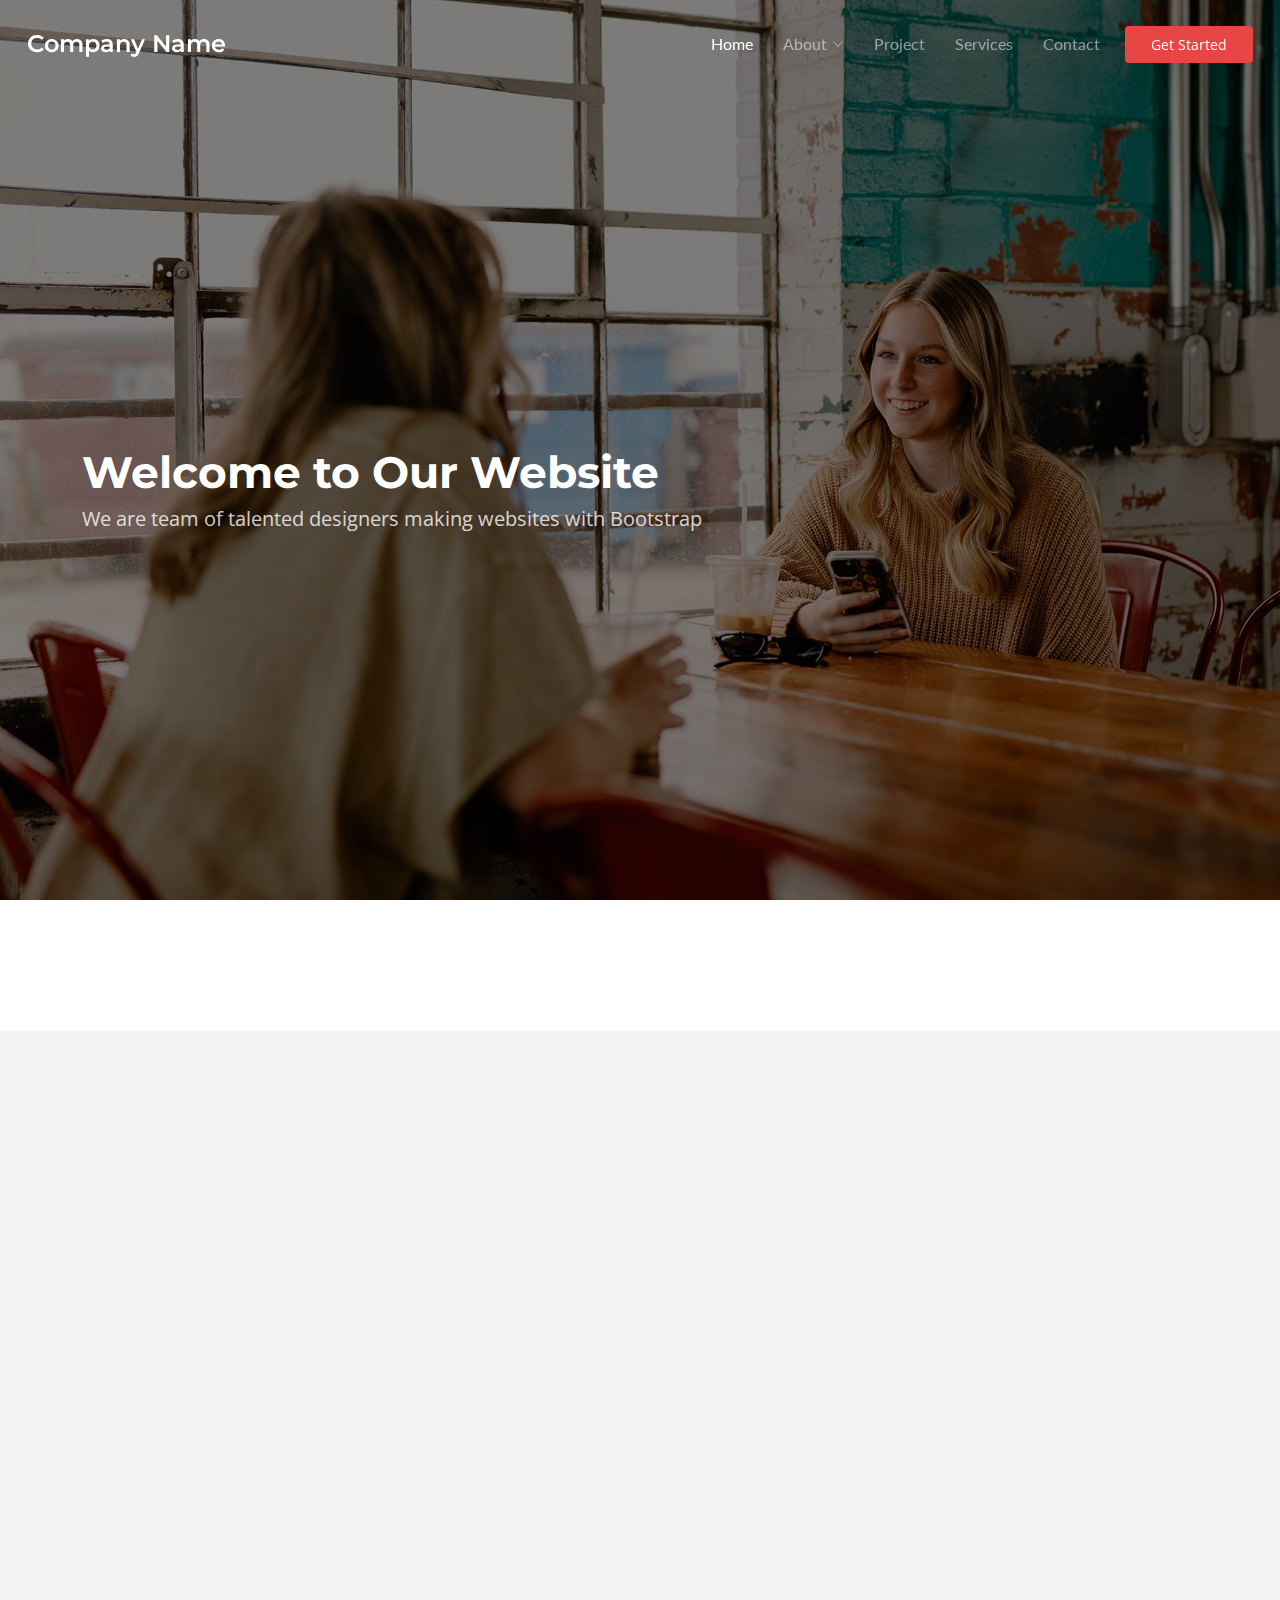
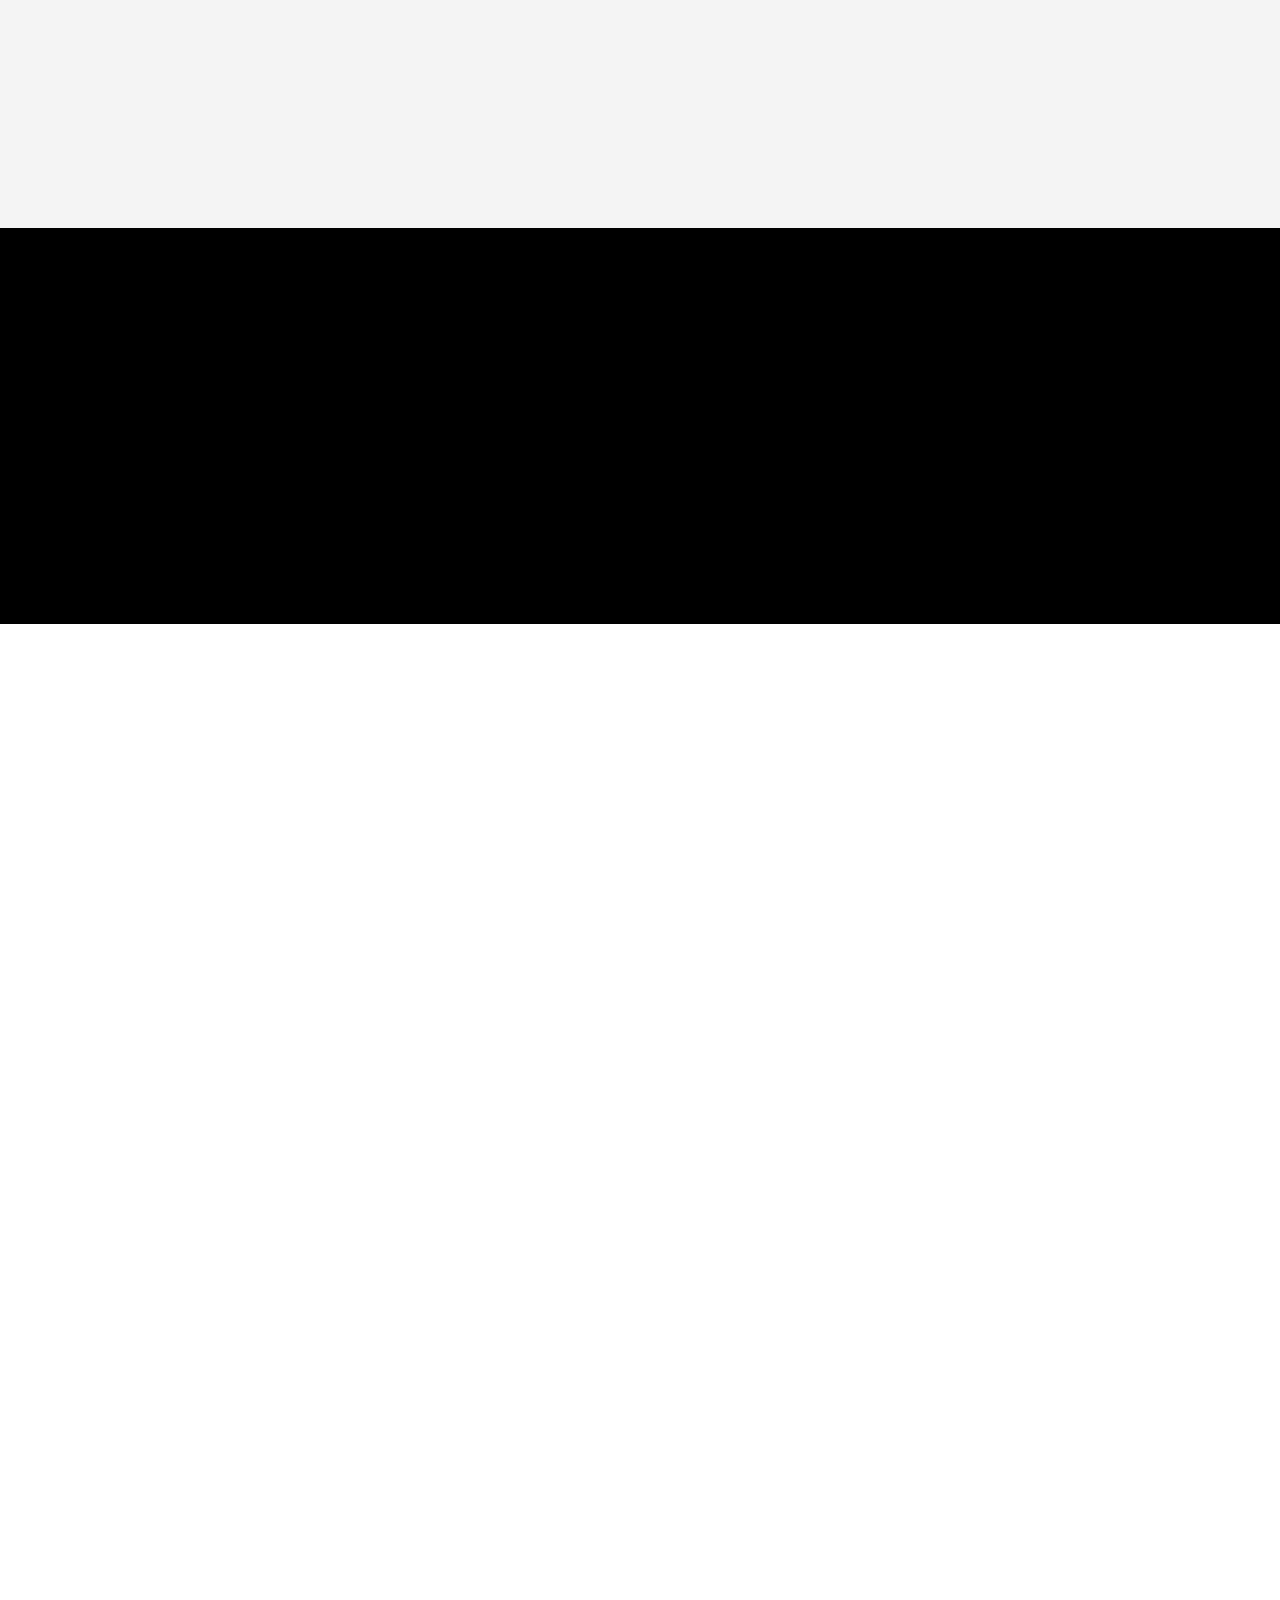
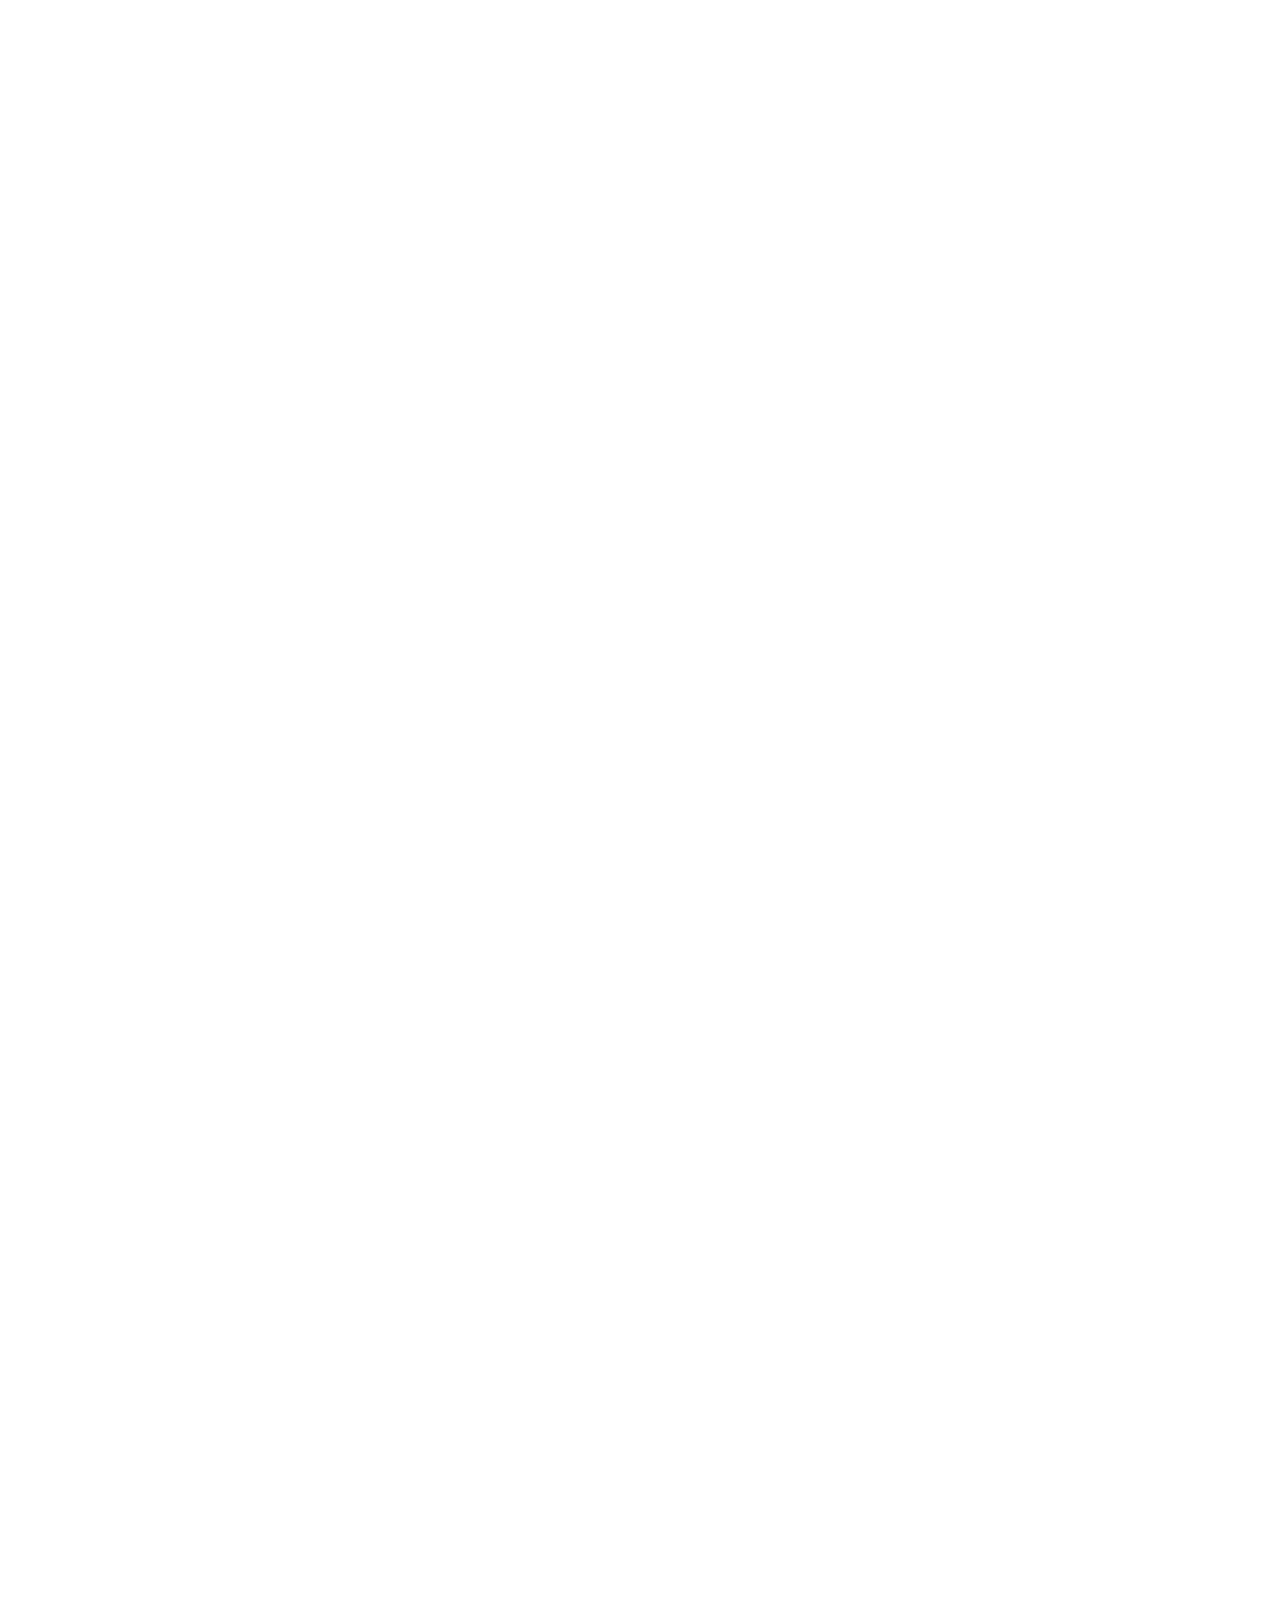
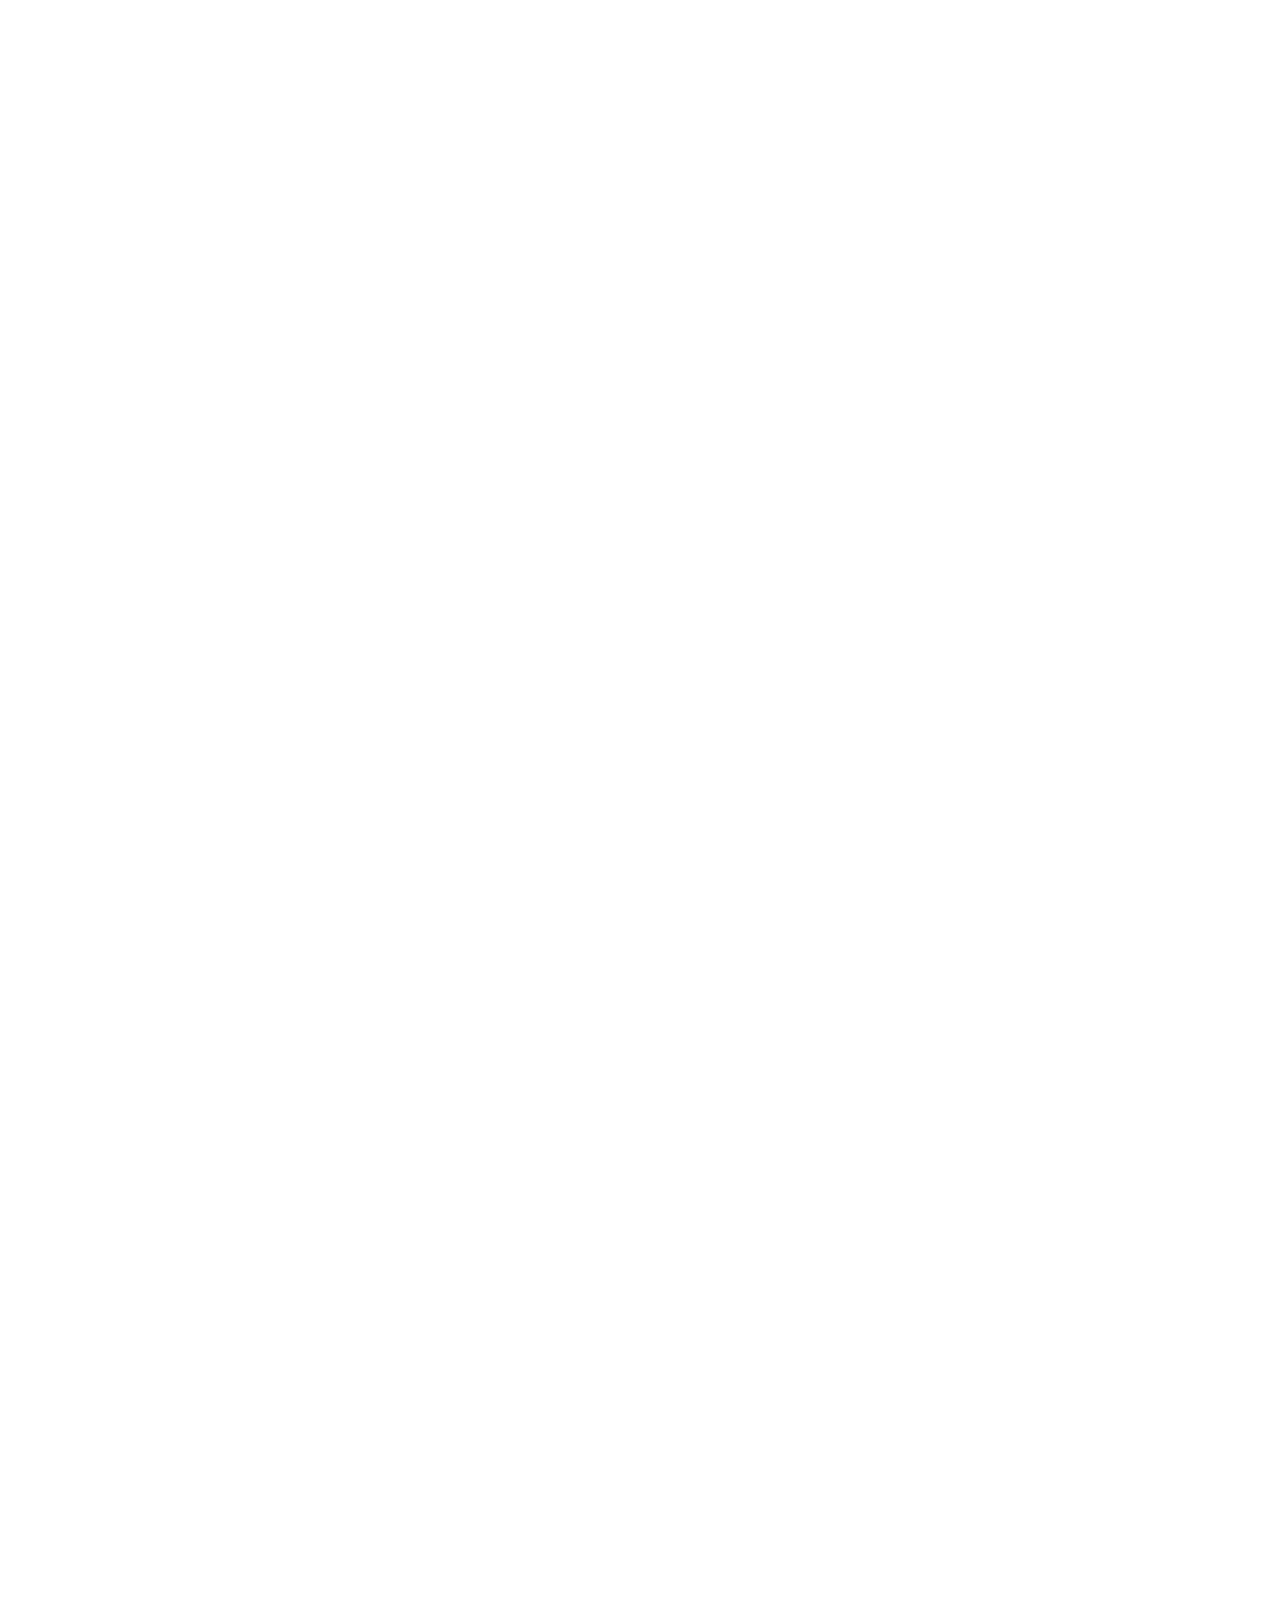
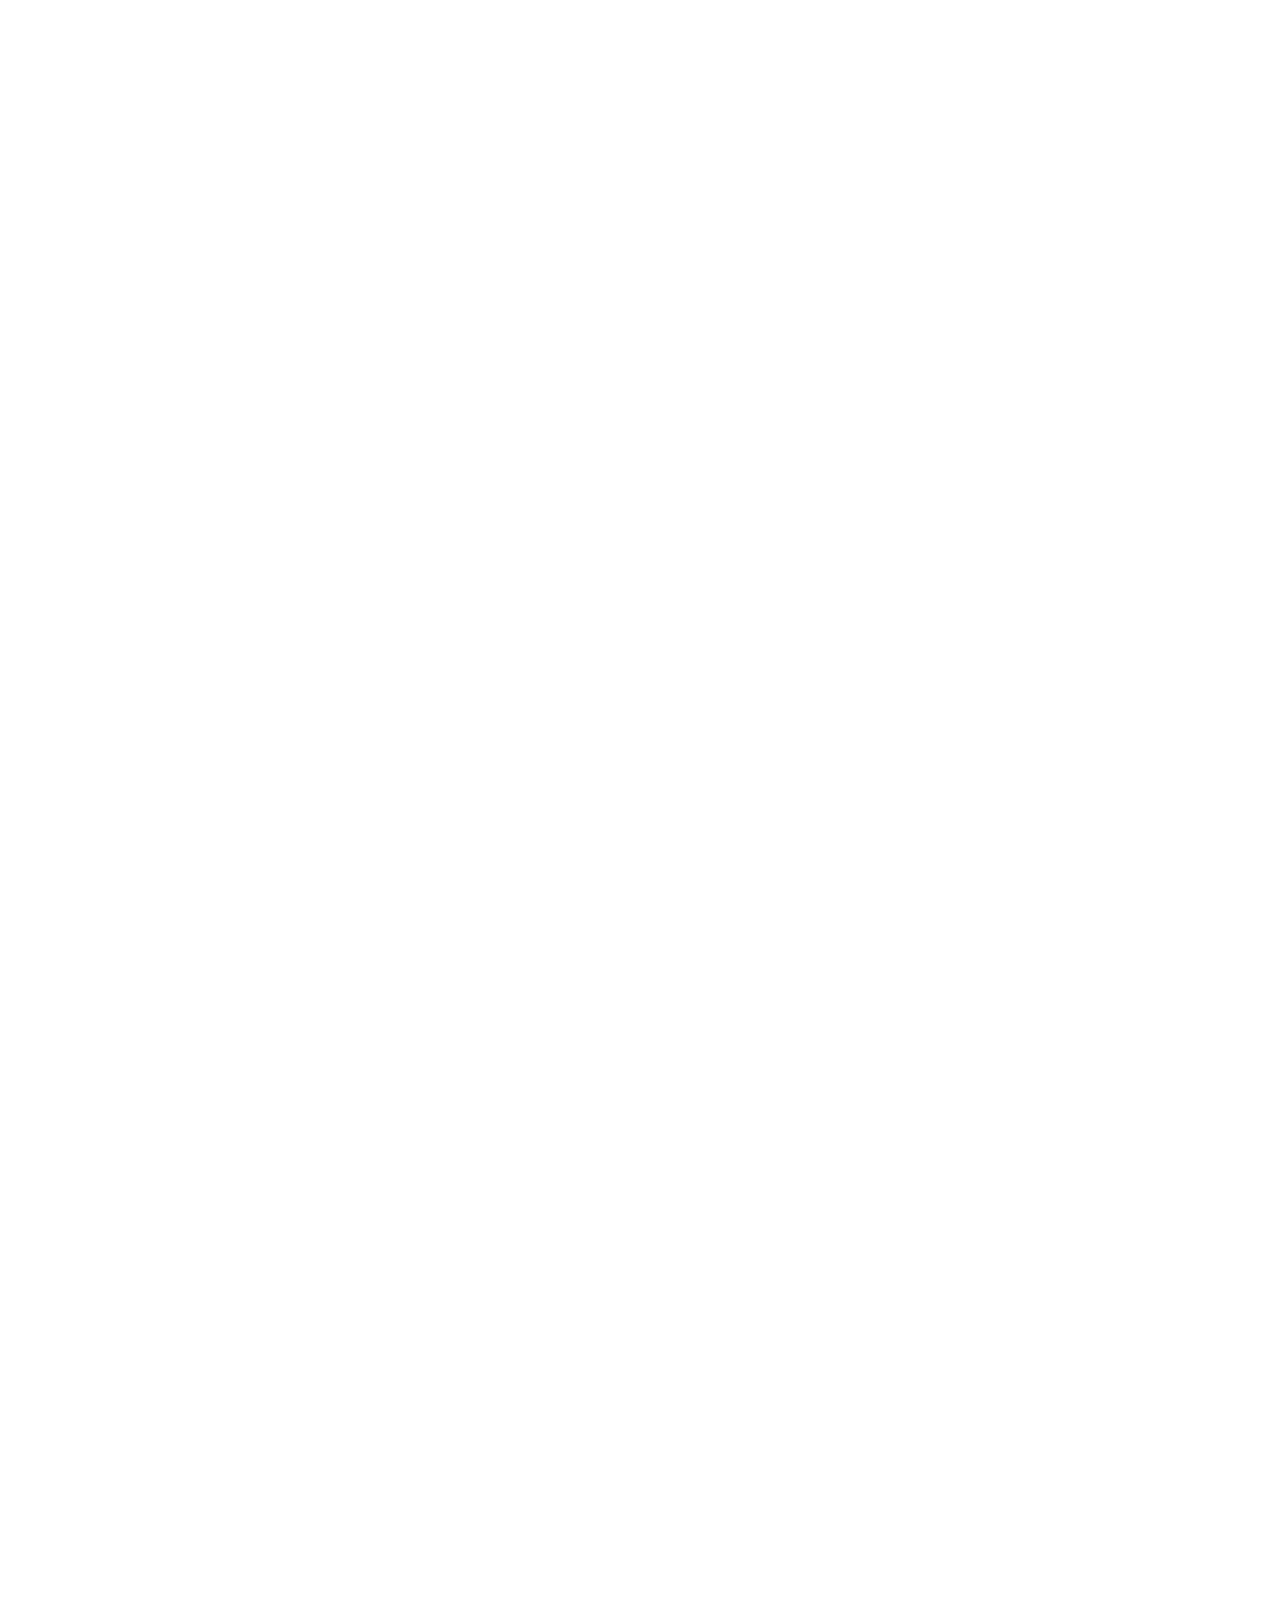
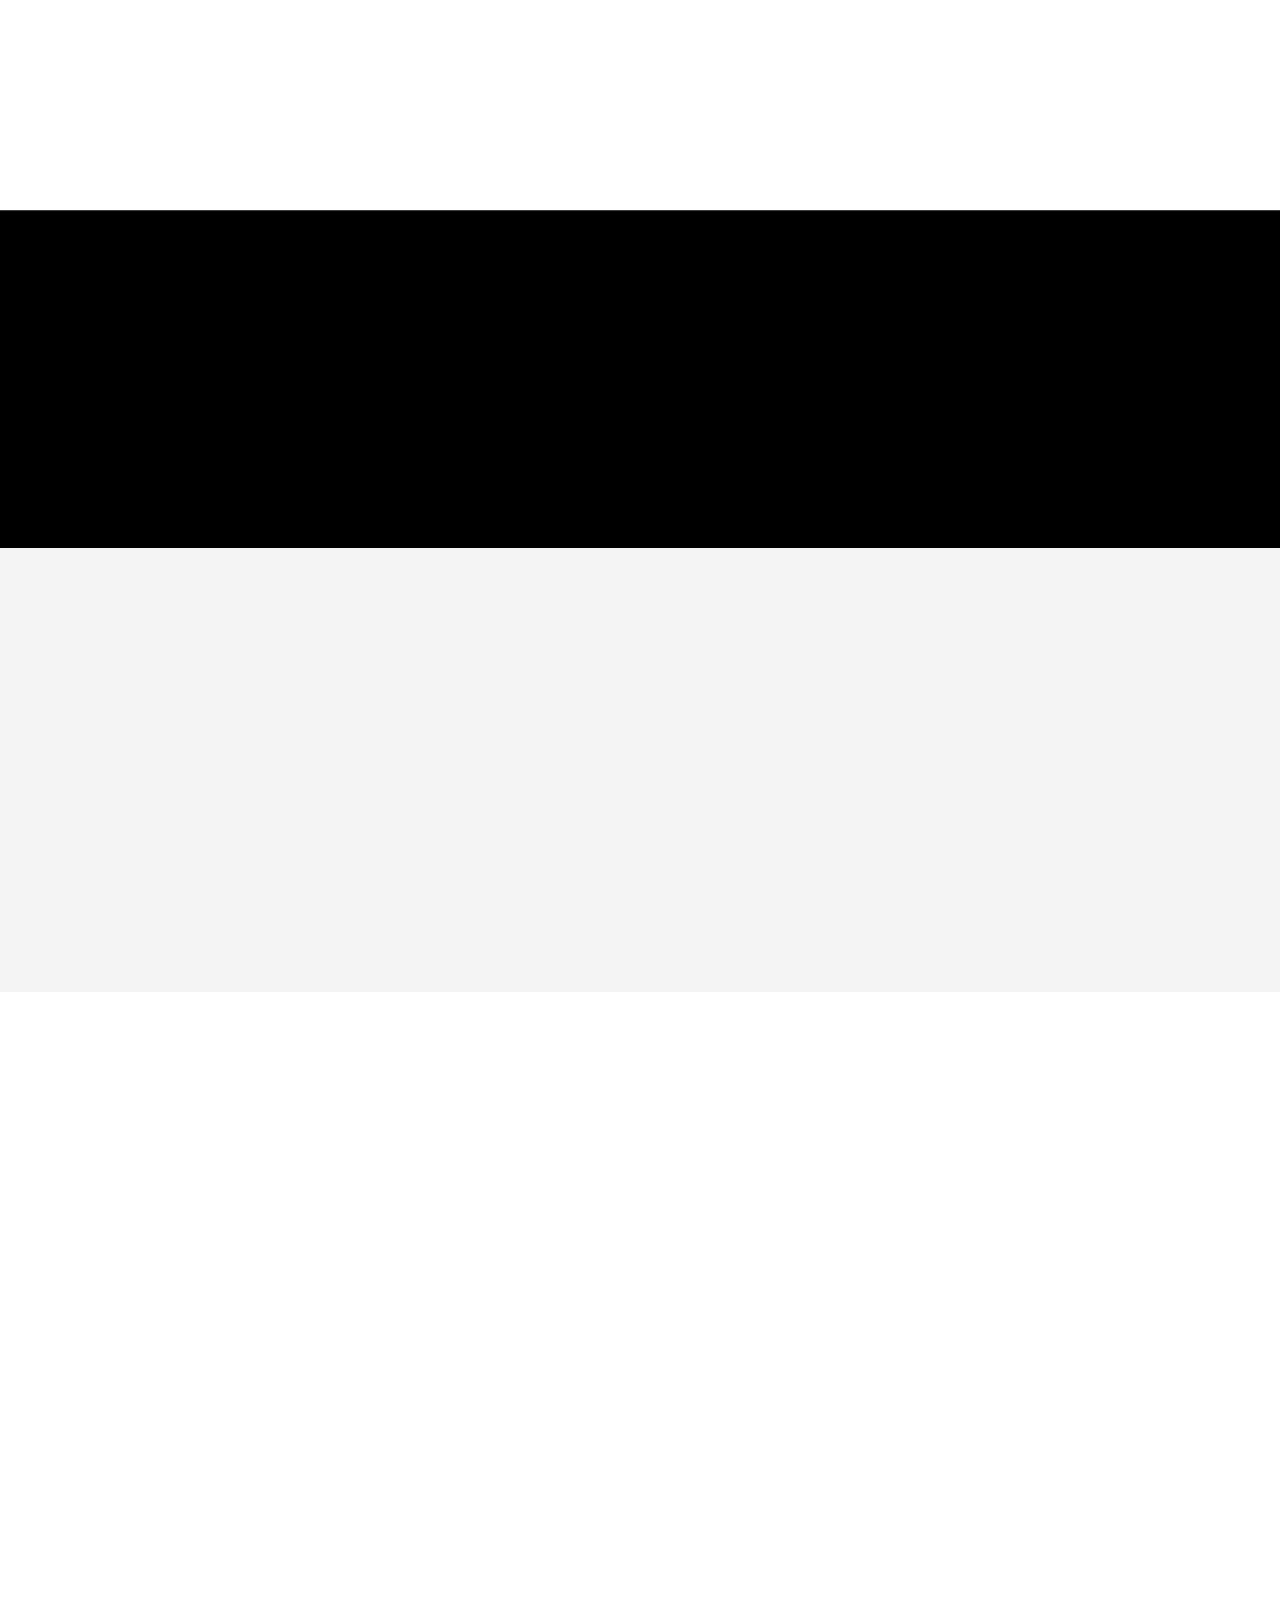
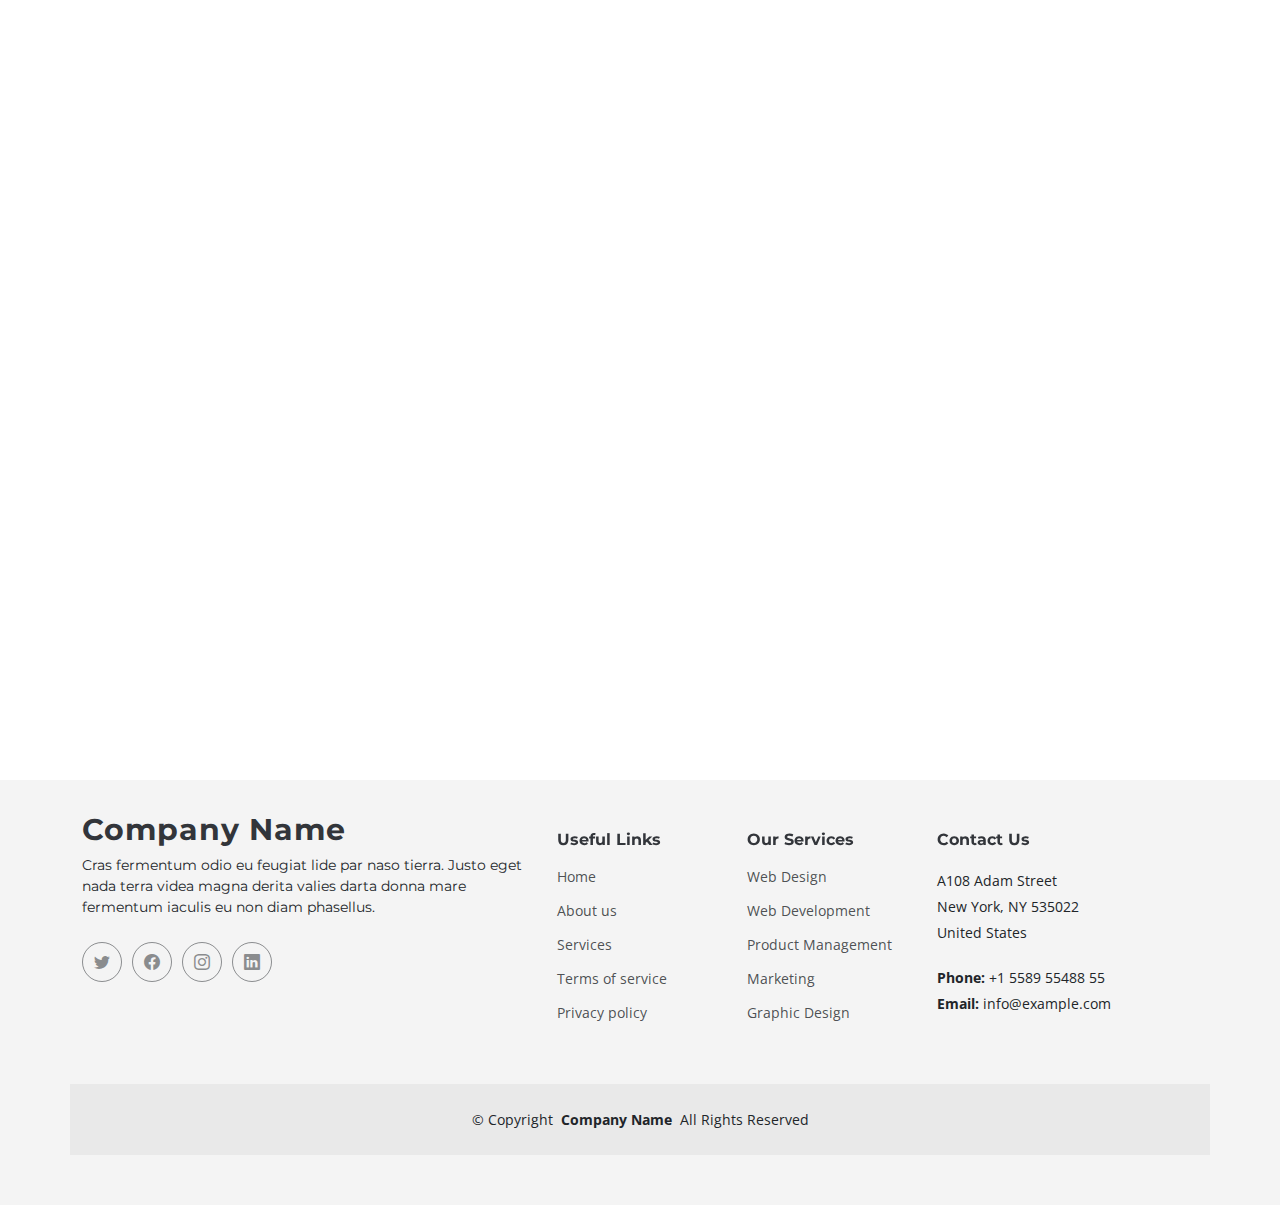
<file: Append/index.html>
<!DOCTYPE html>
<html lang="en">

    <head>
        <meta charset="utf-8">
        <meta content="width=device-width, initial-scale=1.0" name="viewport">

        <title>Home</title>
        <meta content="" name="description">
        <meta content="" name="keywords">

        <!-- Favicons -->
        <link href="assets/img/favicon.png" rel="icon">
        <link href="assets/img/apple-touch-icon.png" rel="apple-touch-icon">

        <!-- Fonts -->
        <link href="https://fonts.googleapis.com" rel="preconnect">
        <link href="https://fonts.gstatic.com" rel="preconnect" crossorigin>
        <link href="https://fonts.googleapis.com/css2?family=Open+Sans:ital,wght@0,300;0,400;0,500;0,600;0,700;0,800;1,300;1,400;1,500;1,600;1,700;1,800&family=Montserrat:ital,wght@0,100;0,200;0,300;0,400;0,500;0,600;0,700;0,800;0,900;1,100;1,200;1,300;1,400;1,500;1,600;1,700;1,800;1,900&family=Lato:ital,wght@0,100;0,300;0,400;0,700;0,900;1,100;1,300;1,400;1,700;1,900&display=swap" rel="stylesheet">

        <!-- Vendor CSS Files -->
        <link href="assets/vendor/bootstrap/css/bootstrap.min.css" rel="stylesheet">
        <link href="assets/vendor/bootstrap-icons/bootstrap-icons.css" rel="stylesheet">
        <link href="assets/vendor/glightbox/css/glightbox.min.css" rel="stylesheet">
        <link href="assets/vendor/swiper/swiper-bundle.min.css" rel="stylesheet">
        <link href="assets/vendor/aos/aos.css" rel="stylesheet">

        <!-- Template Main CSS File -->
        <link href="assets/css/main.css" rel="stylesheet">
        <link href="assets/css/custom.css" rel="stylesheet">


    </head>

    <body class="index-page" data-bs-spy="scroll" data-bs-target="#navmenu">

        <!-- ======= Header ======= -->
        <header id="header" class="header fixed-top d-flex align-items-center">
            <div class="container-fluid d-flex align-items-center justify-content-between">

                <a href="index.html" class="logo d-flex align-items-center me-auto me-xl-0">
                    <!-- Uncomment the line below if you also wish to use an image logo -->
<!--                     <img src="assets/img/logo.png" alt=""> -->
                    <h1>Company Name</h1>
                    <span></span>
                </a>
                <div id="backFlex">
                    <!-- Nav Menu -->
                    <nav id="navmenu" class="navmenu">
                        <ul>
                            <li><a href="index.html#hero" class="active">Home</a></li>
                            <li class="dropdown has-dropdown"><a href=""><span>About</span> <i class="bi bi-chevron-down"></i></a>
                                <ul class="dd-box-shadow">
                                    <li><a href="whoWeAre.html">Who We Are</a></li>            
                                    <li><a href="team.html">Team</a></li>            
                                </ul>
                            </li>
                            <li><a href="project.html">Project</a></li>
                            <li><a href="services.html">Services</a></li>               
                            <li><a href="contact.html">Contact</a></li>
                        </ul>

                        <i class="mobile-nav-toggle d-xl-none bi bi-list"></i>
                    </nav><!-- End Nav Menu -->

                    <a class="btn-getstarted" href="index.html#about">Get Started</a>
                </div>
            </div>
        </header><!-- End Header -->

        <main id="main">

            <!-- Hero Section - Home Page -->
            <section id="hero" class="hero">

                <img src="assets/img/hero-bg.jpg" alt="" data-aos="fade-in">

                <div class="container">
                    <div class="row">
                        <div class="col-lg-10">
                            <h2 data-aos="fade-up" data-aos-delay="100">Welcome to Our Website</h2>
                            <p data-aos="fade-up" data-aos-delay="200">We are team of talented designers making websites with Bootstrap</p>
                        </div>
                       
                    </div>
                </div>

            </section><!-- End Hero Section -->

            <!-- Clients Section - Home Page -->
            <section id="clients" class="clients">

                <div class="container-fluid" data-aos="fade-up">

                    <div class="row gy-4">

                        <div class="col-xl-2 col-md-3 col-6 client-logo">
                            <img src="assets/img/clients/client-1.png" class="img-fluid" alt="">
                        </div><!-- End Client Item -->

                        <div class="col-xl-2 col-md-3 col-6 client-logo">
                            <img src="assets/img/clients/client-2.png" class="img-fluid" alt="">
                        </div><!-- End Client Item -->

                        <div class="col-xl-2 col-md-3 col-6 client-logo">
                            <img src="assets/img/clients/client-3.png" class="img-fluid" alt="">
                        </div><!-- End Client Item -->

                        <div class="col-xl-2 col-md-3 col-6 client-logo">
                            <img src="assets/img/clients/client-4.png" class="img-fluid" alt="">
                        </div><!-- End Client Item -->

                        <div class="col-xl-2 col-md-3 col-6 client-logo">
                            <img src="assets/img/clients/client-5.png" class="img-fluid" alt="">
                        </div><!-- End Client Item -->

                        <div class="col-xl-2 col-md-3 col-6 client-logo">
                            <img src="assets/img/clients/client-6.png" class="img-fluid" alt="">
                        </div><!-- End Client Item -->

                    </div>

                </div>

            </section><!-- End Clients Section -->

            <!-- About Section - Home Page -->
            <section id="about" class="about">

                <div class="container" data-aos="fade-up" data-aos-delay="100">
                    <div class="row align-items-xl-center gy-5">

                        <div class="col-xl-5 content">
                            <h3>About Us</h3>
                            <h2>Ducimus rerum libero reprehenderit cumque</h2>
                            <p>Ipsa sint sit. Quis ducimus tempore dolores impedit et dolor cumque alias maxime. Enim reiciendis minus et rerum hic non. Dicta quas cum quia maiores iure. Quidem nulla qui assumenda incidunt voluptatem tempora deleniti soluta.</p>
                            <a href="#" class="read-more"><span>Read More</span><i class="bi bi-arrow-right"></i></a>
                        </div>

                        <div class="col-xl-7">
                            <div class="row gy-4 icon-boxes">

                                <div class="col-md-6" data-aos="fade-up" data-aos-delay="200">
                                    <div class="icon-box">
                                        <i class="bi bi-buildings"></i>
                                        <h3>Eius provident</h3>
                                        <p>Magni repellendus vel ullam hic officia accusantium ipsa dolor omnis dolor voluptatem</p>
                                    </div>
                                </div> <!-- End Icon Box -->

                                <div class="col-md-6" data-aos="fade-up" data-aos-delay="300">
                                    <div class="icon-box">
                                        <i class="bi bi-clipboard-pulse"></i>
                                        <h3>Rerum aperiam</h3>
                                        <p>Autem saepe animi et aut aspernatur culpa facere. Rerum saepe rerum voluptates quia</p>
                                    </div>
                                </div> <!-- End Icon Box -->

                                <div class="col-md-6" data-aos="fade-up" data-aos-delay="400">
                                    <div class="icon-box">
                                        <i class="bi bi-command"></i>
                                        <h3>Veniam omnis</h3>
                                        <p>Omnis perferendis molestias culpa sed. Recusandae quas possimus. Quod consequatur corrupti</p>
                                    </div>
                                </div> <!-- End Icon Box -->

                                <div class="col-md-6" data-aos="fade-up" data-aos-delay="500">
                                    <div class="icon-box">
                                        <i class="bi bi-graph-up-arrow"></i>
                                        <h3>Delares sapiente</h3>
                                        <p>Sint et dolor voluptas minus possimus nostrum. Reiciendis commodi eligendi omnis quideme lorenda</p>
                                    </div>
                                </div> <!-- End Icon Box -->

                            </div>
                        </div>

                    </div>
                </div>

            </section><!-- End About Section -->

            <!-- Stats Section - Home Page -->
            <section id="stats" class="stats">

                <img src="assets/img/stats-bg.jpg" alt="" data-aos="fade-in">

                <div class="container position-relative" data-aos="fade-up" data-aos-delay="100">

                    <div class="row gy-4">

                        <div class="col-lg-3 col-md-6">
                            <div class="stats-item text-center w-100 h-100">
                                <span data-purecounter-start="0" data-purecounter-end="232" data-purecounter-duration="1" class="purecounter"></span>
                                <p>Clients</p>
                            </div>
                        </div><!-- End Stats Item -->

                        <div class="col-lg-3 col-md-6">
                            <div class="stats-item text-center w-100 h-100">
                                <span data-purecounter-start="0" data-purecounter-end="521" data-purecounter-duration="1" class="purecounter"></span>
                                <p>Projects</p>
                            </div>
                        </div><!-- End Stats Item -->

                        <div class="col-lg-3 col-md-6">
                            <div class="stats-item text-center w-100 h-100">
                                <span data-purecounter-start="0" data-purecounter-end="1453" data-purecounter-duration="1" class="purecounter"></span>
                                <p>Hours Of Support</p>
                            </div>
                        </div><!-- End Stats Item -->

                        <div class="col-lg-3 col-md-6">
                            <div class="stats-item text-center w-100 h-100">
                                <span data-purecounter-start="0" data-purecounter-end="32" data-purecounter-duration="1" class="purecounter"></span>
                                <p>Workers</p>
                            </div>
                        </div><!-- End Stats Item -->

                    </div>

                </div>

            </section><!-- End Stats Section -->

            <!-- Services Section - Home Page -->
            <section id="services" class="services">

                <!--  Section Title -->
                <div class="container section-title" data-aos="fade-up">
                    <h2>Services</h2>
                    <p>Necessitatibus eius consequatur ex aliquid fuga eum quidem sint consectetur velit</p>
                </div><!-- End Section Title -->

                <div class="container">

                    <div class="row gy-4">

                        <div class="col-lg-6 " data-aos="fade-up" data-aos-delay="100">
                            <div class="service-item d-flex">
                                <div class="icon flex-shrink-0"><i class="bi bi-briefcase"></i></div>
                                <div>
                                    <h4 class="title"><a href="services-details.html" class="stretched-link">Lorem Ipsum</a></h4>
                                    <p class="description">Voluptatum deleniti atque corrupti quos dolores et quas molestias excepturi sint occaecati cupiditate non provident</p>
                                </div>
                            </div>
                        </div>
                        <!-- End Service Item -->

                        <div class="col-lg-6 " data-aos="fade-up" data-aos-delay="200">
                            <div class="service-item d-flex">
                                <div class="icon flex-shrink-0"><i class="bi bi-card-checklist"></i></div>
                                <div>
                                    <h4 class="title"><a href="services-details.html" class="stretched-link">Dolor Sitema</a></h4>
                                    <p class="description">Minim veniam, quis nostrud exercitation ullamco laboris nisi ut aliquip ex ea commodo consequat tarad limino ata</p>
                                </div>
                            </div>
                        </div><!-- End Service Item -->

                        <div class="col-lg-6 " data-aos="fade-up" data-aos-delay="300">
                            <div class="service-item d-flex">
                                <div class="icon flex-shrink-0"><i class="bi bi-bar-chart"></i></div>
                                <div>
                                    <h4 class="title"><a href="services-details.html" class="stretched-link">Sed ut perspiciatis</a></h4>
                                    <p class="description">Duis aute irure dolor in reprehenderit in voluptate velit esse cillum dolore eu fugiat nulla pariatur</p>
                                </div>
                            </div>
                        </div><!-- End Service Item -->

                        <div class="col-lg-6 " data-aos="fade-up" data-aos-delay="400">
                            <div class="service-item d-flex">
                                <div class="icon flex-shrink-0"><i class="bi bi-binoculars"></i></div>
                                <div>
                                    <h4 class="title"><a href="services-details.html" class="stretched-link">Magni Dolores</a></h4>
                                    <p class="description">Excepteur sint occaecat cupidatat non proident, sunt in culpa qui officia deserunt mollit anim id est laborum</p>
                                </div>
                            </div>
                        </div><!-- End Service Item -->

                        <div class="col-lg-6 " data-aos="fade-up" data-aos-delay="500">
                            <div class="service-item d-flex">
                                <div class="icon flex-shrink-0"><i class="bi bi-brightness-high"></i></div>
                                <div>
                                    <h4 class="title"><a href="services-details.html" class="stretched-link">Nemo Enim</a></h4>
                                    <p class="description">At vero eos et accusamus et iusto odio dignissimos ducimus qui blanditiis praesentium voluptatum deleniti atque</p>
                                </div>
                            </div>
                        </div><!-- End Service Item -->

                        <div class="col-lg-6 " data-aos="fade-up" data-aos-delay="600">
                            <div class="service-item d-flex">
                                <div class="icon flex-shrink-0"><i class="bi bi-calendar4-week"></i></div>
                                <div>
                                    <h4 class="title"><a href="services-details.html" class="stretched-link">Eiusmod Tempor</a></h4>
                                    <p class="description">Et harum quidem rerum facilis est et expedita distinctio. Nam libero tempore, cum soluta nobis est eligendi</p>
                                </div>
                            </div>
                        </div><!-- End Service Item -->

                    </div>

                </div>

            </section><!-- End Services Section -->

            <!-- Features Section - Home Page -->
            <section id="features" class="features">

                <!--  Section Title -->
                <div class="container section-title" data-aos="fade-up">
                    <h2>Features</h2>
                    <p>Necessitatibus eius consequatur ex aliquid fuga eum quidem sint consectetur velit</p>
                </div><!-- End Section Title -->

                <div class="container">

                    <div class="row gy-4 align-items-center features-item">
                        <div class="col-lg-5 order-2 order-lg-1" data-aos="fade-up" data-aos-delay="200">
                            <h3>Corporis temporibus maiores provident</h3>
                            <p>
                                Ullamco laboris nisi ut aliquip ex ea commodo consequat. Duis aute irure dolor in reprehenderit in voluptate
                                velit esse cillum dolore eu fugiat nulla pariatur. Excepteur sint occaecat cupidatat non proident.
                            </p>
                            <a href="#" class="btn btn-get-started">Get Started</a>
                        </div>
                        <div class="col-lg-7 order-1 order-lg-2 d-flex align-items-center" data-aos="zoom-out" data-aos-delay="100">
                            <div class="image-stack">
                                <img src="assets/img/features-light-1.jpg" alt="" class="stack-front">
                                <img src="assets/img/features-light-2.jpg" alt="" class="stack-back">
                            </div>
                        </div>
                    </div><!-- Features Item -->

                    <div class="row gy-4 align-items-stretch justify-content-between features-item ">
                        <div class="col-lg-6 d-flex align-items-center features-img-bg" data-aos="zoom-out">
                            <img src="assets/img/features-light-3.jpg" class="img-fluid" alt="">
                        </div>
                        <div class="col-lg-5 d-flex justify-content-center flex-column" data-aos="fade-up">
                            <h3>Sunt consequatur ad ut est nulla</h3>
                            <p>Cupiditate placeat cupiditate placeat est ipsam culpa. Delectus quia minima quod. Sunt saepe odit aut quia voluptatem hic voluptas dolor doloremque.</p>
                            <ul>
                                <li><i class="bi bi-check"></i> <span>Ullamco laboris nisi ut aliquip ex ea commodo consequat.</span></li>
                                <li><i class="bi bi-check"></i><span> Duis aute irure dolor in reprehenderit in voluptate velit.</span></li>
                                <li><i class="bi bi-check"></i> <span>Facilis ut et voluptatem aperiam. Autem soluta ad fugiat</span>.</li>
                            </ul>
                            <a href="#" class="btn btn-get-started align-self-start">Get Started</a>
                        </div>
                    </div><!-- Features Item -->

                </div>

            </section><!-- End Features Section -->

            <!-- Portfolio Section - Home Page -->
            <section id="portfolio" class="portfolio">

                <!--  Section Title -->
                <div class="container section-title" data-aos="fade-up">
                    <h2>Portfolio</h2>
                    <p>Necessitatibus eius consequatur ex aliquid fuga eum quidem sint consectetur velit</p>
                </div><!-- End Section Title -->

                <div class="container">

                    <div class="isotope-layout" data-default-filter="*" data-layout="masonry" data-sort="original-order">

                        <ul class="portfolio-filters isotope-filters" data-aos="fade-up" data-aos-delay="100">
                            <li data-filter="*" class="filter-active">All</li>
                            <li data-filter=".filter-app">App</li>
                            <li data-filter=".filter-product">Card</li>
                            <li data-filter=".filter-branding">Web</li>
                        </ul><!-- End Portfolio Filters -->

                        <div class="row gy-4 isotope-container" data-aos="fade-up" data-aos-delay="200">

                            <div class="col-lg-4 col-md-6 portfolio-item isotope-item filter-app">
                                <img src="assets/img/masonry-portfolio/masonry-portfolio-1.jpg" class="img-fluid" alt="">
                                <div class="portfolio-info">
                                    <h4>App 1</h4>
                                    <p>Lorem ipsum, dolor sit</p>
                                    <a href="assets/img/masonry-portfolio/masonry-portfolio-1.jpg" title="App 1" data-gallery="portfolio-gallery-app" class="glightbox preview-link"><i class="bi bi-zoom-in"></i></a>
                                    <a href="portfolio-details.html" title="More Details" class="details-link"><i class="bi bi-link-45deg"></i></a>
                                </div>
                            </div><!-- End Portfolio Item -->

                            <div class="col-lg-4 col-md-6 portfolio-item isotope-item filter-product">
                                <img src="assets/img/masonry-portfolio/masonry-portfolio-2.jpg" class="img-fluid" alt="">
                                <div class="portfolio-info">
                                    <h4>Product 1</h4>
                                    <p>Lorem ipsum, dolor sit</p>
                                    <a href="assets/img/masonry-portfolio/masonry-portfolio-2.jpg" title="Product 1" data-gallery="portfolio-gallery-product" class="glightbox preview-link"><i class="bi bi-zoom-in"></i></a>
                                    <a href="portfolio-details.html" title="More Details" class="details-link"><i class="bi bi-link-45deg"></i></a>
                                </div>
                            </div><!-- End Portfolio Item -->

                            <div class="col-lg-4 col-md-6 portfolio-item isotope-item filter-branding">
                                <img src="assets/img/masonry-portfolio/masonry-portfolio-3.jpg" class="img-fluid" alt="">
                                <div class="portfolio-info">
                                    <h4>Branding 1</h4>
                                    <p>Lorem ipsum, dolor sit</p>
                                    <a href="assets/img/masonry-portfolio/masonry-portfolio-3.jpg" title="Branding 1" data-gallery="portfolio-gallery-branding" class="glightbox preview-link"><i class="bi bi-zoom-in"></i></a>
                                    <a href="portfolio-details.html" title="More Details" class="details-link"><i class="bi bi-link-45deg"></i></a>
                                </div>
                            </div><!-- End Portfolio Item -->

                            <div class="col-lg-4 col-md-6 portfolio-item isotope-item filter-app">
                                <img src="assets/img/masonry-portfolio/masonry-portfolio-4.jpg" class="img-fluid" alt="">
                                <div class="portfolio-info">
                                    <h4>App 2</h4>
                                    <p>Lorem ipsum, dolor sit</p>
                                    <a href="assets/img/masonry-portfolio/masonry-portfolio-4.jpg" title="App 2" data-gallery="portfolio-gallery-app" class="glightbox preview-link"><i class="bi bi-zoom-in"></i></a>
                                    <a href="portfolio-details.html" title="More Details" class="details-link"><i class="bi bi-link-45deg"></i></a>
                                </div>
                            </div><!-- End Portfolio Item -->

                            <div class="col-lg-4 col-md-6 portfolio-item isotope-item filter-product">
                                <img src="assets/img/masonry-portfolio/masonry-portfolio-5.jpg" class="img-fluid" alt="">
                                <div class="portfolio-info">
                                    <h4>Product 2</h4>
                                    <p>Lorem ipsum, dolor sit</p>
                                    <a href="assets/img/masonry-portfolio/masonry-portfolio-5.jpg" title="Product 2" data-gallery="portfolio-gallery-product" class="glightbox preview-link"><i class="bi bi-zoom-in"></i></a>
                                    <a href="portfolio-details.html" title="More Details" class="details-link"><i class="bi bi-link-45deg"></i></a>
                                </div>
                            </div><!-- End Portfolio Item -->

                            <div class="col-lg-4 col-md-6 portfolio-item isotope-item filter-branding">
                                <img src="assets/img/masonry-portfolio/masonry-portfolio-6.jpg" class="img-fluid" alt="">
                                <div class="portfolio-info">
                                    <h4>Branding 2</h4>
                                    <p>Lorem ipsum, dolor sit</p>
                                    <a href="assets/img/masonry-portfolio/masonry-portfolio-6.jpg" title="Branding 2" data-gallery="portfolio-gallery-branding" class="glightbox preview-link"><i class="bi bi-zoom-in"></i></a>
                                    <a href="portfolio-details.html" title="More Details" class="details-link"><i class="bi bi-link-45deg"></i></a>
                                </div>
                            </div><!-- End Portfolio Item -->

                            <div class="col-lg-4 col-md-6 portfolio-item isotope-item filter-app">
                                <img src="assets/img/masonry-portfolio/masonry-portfolio-7.jpg" class="img-fluid" alt="">
                                <div class="portfolio-info">
                                    <h4>App 3</h4>
                                    <p>Lorem ipsum, dolor sit</p>
                                    <a href="assets/img/masonry-portfolio/masonry-portfolio-7.jpg" title="App 3" data-gallery="portfolio-gallery-app" class="glightbox preview-link"><i class="bi bi-zoom-in"></i></a>
                                    <a href="portfolio-details.html" title="More Details" class="details-link"><i class="bi bi-link-45deg"></i></a>
                                </div>
                            </div><!-- End Portfolio Item -->

                            <div class="col-lg-4 col-md-6 portfolio-item isotope-item filter-product">
                                <img src="assets/img/masonry-portfolio/masonry-portfolio-8.jpg" class="img-fluid" alt="">
                                <div class="portfolio-info">
                                    <h4>Product 3</h4>
                                    <p>Lorem ipsum, dolor sit</p>
                                    <a href="assets/img/masonry-portfolio/masonry-portfolio-8.jpg" title="Product 3" data-gallery="portfolio-gallery-product" class="glightbox preview-link"><i class="bi bi-zoom-in"></i></a>
                                    <a href="portfolio-details.html" title="More Details" class="details-link"><i class="bi bi-link-45deg"></i></a>
                                </div>
                            </div><!-- End Portfolio Item -->

                            <div class="col-lg-4 col-md-6 portfolio-item isotope-item filter-branding">
                                <img src="assets/img/masonry-portfolio/masonry-portfolio-9.jpg" class="img-fluid" alt="">
                                <div class="portfolio-info">
                                    <h4>Branding 3</h4>
                                    <p>Lorem ipsum, dolor sit</p>
                                    <a href="assets/img/masonry-portfolio/masonry-portfolio-9.jpg" title="Branding 2" data-gallery="portfolio-gallery-branding" class="glightbox preview-link"><i class="bi bi-zoom-in"></i></a>
                                    <a href="portfolio-details.html" title="More Details" class="details-link"><i class="bi bi-link-45deg"></i></a>
                                </div>
                            </div><!-- End Portfolio Item -->

                        </div><!-- End Portfolio Container -->

                    </div>

                </div>

            </section><!-- End Portfolio Section -->

            <!-- Pricing Section - Home Page -->
            <section id="pricing" class="pricing">

                <!--  Section Title -->
                <div class="container section-title" data-aos="fade-up">
                    <h2>Pricing</h2>
                    <p>Necessitatibus eius consequatur ex aliquid fuga eum quidem sint consectetur velit</p>
                </div><!-- End Section Title -->

                <div class="container" data-aos="zoom-in" data-aos-delay="100">

                    <div class="row g-4">

                        <div class="col-lg-4">
                            <div class="pricing-item">
                                <h3>Free Plan</h3>
                                <div class="icon">
                                    <i class="bi bi-box"></i>
                                </div>
                                <h4><sup>$</sup>0<span> / month</span></h4>
                                <ul>
                                    <li><i class="bi bi-check"></i> <span>Quam adipiscing vitae proin</span></li>
                                    <li><i class="bi bi-check"></i> <span>Nec feugiat nisl pretium</span></li>
                                    <li><i class="bi bi-check"></i> <span>Nulla at volutpat diam uteera</span></li>
                                    <li class="na"><i class="bi bi-x"></i> <span>Pharetra massa massa ultricies</span></li>
                                    <li class="na"><i class="bi bi-x"></i> <span>Massa ultricies mi quis hendrerit</span></li>
                                </ul>
                                <div class="text-center"><a href="#" class="buy-btn">Buy Now</a></div>
                            </div>
                        </div><!-- End Pricing Item -->

                        <div class="col-lg-4">
                            <div class="pricing-item featured">
                                <h3>Business Plan</h3>
                                <div class="icon">
                                    <i class="bi bi-rocket"></i>
                                </div>

                                <h4><sup>$</sup>29<span> / month</span></h4>
                                <ul>
                                    <li><i class="bi bi-check"></i> <span>Quam adipiscing vitae proin</span></li>
                                    <li><i class="bi bi-check"></i> <span>Nec feugiat nisl pretium</span></li>
                                    <li><i class="bi bi-check"></i> <span>Nulla at volutpat diam uteera</span></li>
                                    <li><i class="bi bi-check"></i> <span>Pharetra massa massa ultricies</span></li>
                                    <li><i class="bi bi-check"></i> <span>Massa ultricies mi quis hendrerit</span></li>
                                </ul>
                                <div class="text-center"><a href="#" class="buy-btn">Buy Now</a></div>
                            </div>
                        </div><!-- End Pricing Item -->

                        <div class="col-lg-4">
                            <div class="pricing-item">
                                <h3>Developer Plan</h3>
                                <div class="icon">
                                    <i class="bi bi-send"></i>
                                </div>
                                <h4><sup>$</sup>49<span> / month</span></h4>
                                <ul>
                                    <li><i class="bi bi-check"></i> <span>Quam adipiscing vitae proin</span></li>
                                    <li><i class="bi bi-check"></i> <span>Nec feugiat nisl pretium</span></li>
                                    <li><i class="bi bi-check"></i> <span>Nulla at volutpat diam uteera</span></li>
                                    <li><i class="bi bi-check"></i> <span>Pharetra massa massa ultricies</span></li>
                                    <li><i class="bi bi-check"></i> <span>Massa ultricies mi quis hendrerit</span></li>
                                </ul>
                                <div class="text-center"><a href="#" class="buy-btn">Buy Now</a></div>
                            </div>
                        </div><!-- End Pricing Item -->

                    </div>

                </div>

            </section><!-- End Pricing Section -->

            <!-- Faq Section - Home Page -->
            <section id="faq" class="faq">

                <div class="container">

                    <div class="row gy-4">

                        <div class="col-lg-4" data-aos="fade-up" data-aos-delay="100">
                            <div class="content px-xl-5">
                                <h3><span>Frequently Asked </span><strong>Questions</strong></h3>
                                <p>
                                    Lorem ipsum dolor sit amet, consectetur adipiscing elit, sed do eiusmod tempor incididunt ut labore et dolore magna aliqua. Duis aute irure dolor in reprehenderit
                                </p>
                            </div>
                        </div>

                        <div class="col-lg-8" data-aos="fade-up" data-aos-delay="200">

                            <div class="faq-container">
                                <div class="faq-item faq-active">
                                    <h3><span class="num">1.</span> <span>Non consectetur a erat nam at lectus urna duis?</span></h3>
                                    <div class="faq-content">
                                        <p>Feugiat pretium nibh ipsum consequat. Tempus iaculis urna id volutpat lacus laoreet non curabitur gravida. Venenatis lectus magna fringilla urna porttitor rhoncus dolor purus non.</p>
                                    </div>
                                    <i class="faq-toggle bi bi-chevron-right"></i>
                                </div><!-- End Faq item-->

                                <div class="faq-item">
                                    <h3><span class="num">2.</span> <span>Feugiat scelerisque varius morbi enim nunc faucibus a pellentesque?</span></h3>
                                    <div class="faq-content">
                                        <p>Dolor sit amet consectetur adipiscing elit pellentesque habitant morbi. Id interdum velit laoreet id donec ultrices. Fringilla phasellus faucibus scelerisque eleifend donec pretium. Est pellentesque elit ullamcorper dignissim. Mauris ultrices eros in cursus turpis massa tincidunt dui.</p>
                                    </div>
                                    <i class="faq-toggle bi bi-chevron-right"></i>
                                </div><!-- End Faq item-->

                                <div class="faq-item">
                                    <h3><span class="num">3.</span> <span>Dolor sit amet consectetur adipiscing elit pellentesque?</span></h3>
                                    <div class="faq-content">
                                        <p>Eleifend mi in nulla posuere sollicitudin aliquam ultrices sagittis orci. Faucibus pulvinar elementum integer enim. Sem nulla pharetra diam sit amet nisl suscipit. Rutrum tellus pellentesque eu tincidunt. Lectus urna duis convallis convallis tellus. Urna molestie at elementum eu facilisis sed odio morbi quis</p>
                                    </div>
                                    <i class="faq-toggle bi bi-chevron-right"></i>
                                </div><!-- End Faq item-->

                                <div class="faq-item">
                                    <h3><span class="num">4.</span> <span>Ac odio tempor orci dapibus. Aliquam eleifend mi in nulla?</span></h3>
                                    <div class="faq-content">
                                        <p>Dolor sit amet consectetur adipiscing elit pellentesque habitant morbi. Id interdum velit laoreet id donec ultrices. Fringilla phasellus faucibus scelerisque eleifend donec pretium. Est pellentesque elit ullamcorper dignissim. Mauris ultrices eros in cursus turpis massa tincidunt dui.</p>
                                    </div>
                                    <i class="faq-toggle bi bi-chevron-right"></i>
                                </div><!-- End Faq item-->

                                <div class="faq-item">
                                    <h3><span class="num">5.</span> <span>Tempus quam pellentesque nec nam aliquam sem et tortor consequat?</span></h3>
                                    <div class="faq-content">
                                        <p>Molestie a iaculis at erat pellentesque adipiscing commodo. Dignissim suspendisse in est ante in. Nunc vel risus commodo viverra maecenas accumsan. Sit amet nisl suscipit adipiscing bibendum est. Purus gravida quis blandit turpis cursus in</p>
                                    </div>
                                    <i class="faq-toggle bi bi-chevron-right"></i>
                                </div><!-- End Faq item-->

                            </div>

                        </div>
                    </div>

                </div>

            </section><!-- End Faq Section -->

            <!-- Team Section - Home Page -->
            <section id="team" class="team">

                <!--  Section Title -->
                <div class="container section-title" data-aos="fade-up">
                    <h2>Team</h2>
                    <p>Necessitatibus eius consequatur ex aliquid fuga eum quidem sint consectetur velit</p>
                </div><!-- End Section Title -->

                <div class="container">

                    <div class="row gy-5">

                        <div class="col-lg-4 col-md-6 member" data-aos="fade-up" data-aos-delay="100">
                            <div class="member-img">
                                <img src="assets/img/team/team-1.jpg" class="img-fluid" alt="">
                                <div class="social">
                                    <a href="#"><i class="bi bi-twitter"></i></a>
                                    <a href="#"><i class="bi bi-facebook"></i></a>
                                    <a href="#"><i class="bi bi-instagram"></i></a>
                                    <a href="#"><i class="bi bi-linkedin"></i></a>
                                </div>
                            </div>
                            <div class="member-info text-center">
                                <h4>Walter White</h4>
                                <span>Chief Executive Officer</span>
                                <p>Aliquam iure quaerat voluptatem praesentium possimus unde laudantium vel dolorum distinctio dire flow</p>
                            </div>
                        </div><!-- End Team Member -->

                        <div class="col-lg-4 col-md-6 member" data-aos="fade-up" data-aos-delay="200">
                            <div class="member-img">
                                <img src="assets/img/team/team-2.jpg" class="img-fluid" alt="">
                                <div class="social">
                                    <a href="#"><i class="bi bi-twitter"></i></a>
                                    <a href="#"><i class="bi bi-facebook"></i></a>
                                    <a href="#"><i class="bi bi-instagram"></i></a>
                                    <a href="#"><i class="bi bi-linkedin"></i></a>
                                </div>
                            </div>
                            <div class="member-info text-center">
                                <h4>Sarah Jhonson</h4>
                                <span>Product Manager</span>
                                <p>Labore ipsam sit consequatur exercitationem rerum laboriosam laudantium aut quod dolores exercitationem ut</p>
                            </div>
                        </div><!-- End Team Member -->

                        <div class="col-lg-4 col-md-6 member" data-aos="fade-up" data-aos-delay="300">
                            <div class="member-img">
                                <img src="assets/img/team/team-3.jpg" class="img-fluid" alt="">
                                <div class="social">
                                    <a href="#"><i class="bi bi-twitter"></i></a>
                                    <a href="#"><i class="bi bi-facebook"></i></a>
                                    <a href="#"><i class="bi bi-instagram"></i></a>
                                    <a href="#"><i class="bi bi-linkedin"></i></a>
                                </div>
                            </div>
                            <div class="member-info text-center">
                                <h4>William Anderson</h4>
                                <span>CTO</span>
                                <p>Illum minima ea autem doloremque ipsum quidem quas aspernatur modi ut praesentium vel tque sed facilis at qui</p>
                            </div>
                        </div><!-- End Team Member -->

                        <div class="col-lg-4 col-md-6 member" data-aos="fade-up" data-aos-delay="400">
                            <div class="member-img">
                                <img src="assets/img/team/team-4.jpg" class="img-fluid" alt="">
                                <div class="social">
                                    <a href="#"><i class="bi bi-twitter"></i></a>
                                    <a href="#"><i class="bi bi-facebook"></i></a>
                                    <a href="#"><i class="bi bi-instagram"></i></a>
                                    <a href="#"><i class="bi bi-linkedin"></i></a>
                                </div>
                            </div>
                            <div class="member-info text-center">
                                <h4>Amanda Jepson</h4>
                                <span>Accountant</span>
                                <p>Magni voluptatem accusamus assumenda cum nisi aut qui dolorem voluptate sed et veniam quasi quam consectetur</p>
                            </div>
                        </div><!-- End Team Member -->

                        <div class="col-lg-4 col-md-6 member" data-aos="fade-up" data-aos-delay="500">
                            <div class="member-img">
                                <img src="assets/img/team/team-5.jpg" class="img-fluid" alt="">
                                <div class="social">
                                    <a href="#"><i class="bi bi-twitter"></i></a>
                                    <a href="#"><i class="bi bi-facebook"></i></a>
                                    <a href="#"><i class="bi bi-instagram"></i></a>
                                    <a href="#"><i class="bi bi-linkedin"></i></a>
                                </div>
                            </div>
                            <div class="member-info text-center">
                                <h4>Brian Doe</h4>
                                <span>Marketing</span>
                                <p>Qui consequuntur quos accusamus magnam quo est molestiae eius laboriosam sunt doloribus quia impedit laborum velit</p>
                            </div>
                        </div><!-- End Team Member -->

                        <div class="col-lg-4 col-md-6 member" data-aos="fade-up" data-aos-delay="600">
                            <div class="member-img">
                                <img src="assets/img/team/team-6.jpg" class="img-fluid" alt="">
                                <div class="social">
                                    <a href="#"><i class="bi bi-twitter"></i></a>
                                    <a href="#"><i class="bi bi-facebook"></i></a>
                                    <a href="#"><i class="bi bi-instagram"></i></a>
                                    <a href="#"><i class="bi bi-linkedin"></i></a>
                                </div>
                            </div>
                            <div class="member-info text-center">
                                <h4>Josepha Palas</h4>
                                <span>Operation</span>
                                <p>Sint sint eveniet explicabo amet consequatur nesciunt error enim rerum earum et omnis fugit eligendi cupiditate vel</p>
                            </div>
                        </div><!-- End Team Member -->

                    </div>

                </div>

            </section><!-- End Team Section -->

            <!-- Call-to-action Section - Home Page -->
            <section id="call-to-action" class="call-to-action">

                <img src="assets/img/cta-bg.jpg" alt="">

                <div class="container">
                    <div class="row justify-content-center" data-aos="zoom-in" data-aos-delay="100">
                        <div class="col-xl-10">
                            <div class="text-center">
                                <h3>Call To Action</h3>
                                <p>Duis aute irure dolor in reprehenderit in voluptate velit esse cillum dolore eu fugiat nulla pariatur. Excepteur sint occaecat cupidatat non proident, sunt in culpa qui officia deserunt mollit anim id est laborum.</p>
                                <a class="cta-btn" href="#">Call To Action</a>
                            </div>
                        </div>
                    </div>
                </div>

            </section><!-- End Call-to-action Section -->

            <!-- Testimonials Section - Home Page -->
            <section id="testimonials" class="testimonials">

                <div class="container">

                    <div class="row align-items-center">

                        <div class="col-lg-5 info" data-aos="fade-up" data-aos-delay="100">
                            <h3>Testimonials</h3>
                            <p>
                                Ullamco laboris nisi ut aliquip ex ea commodo consequat. Duis aute irure dolor in reprehenderit in voluptate
                                velit esse cillum dolore eu fugiat nulla pariatur. Excepteur sint occaecat cupidatat non proident.
                            </p>
                        </div>

                        <div class="col-lg-7" data-aos="fade-up" data-aos-delay="200">

                            <div class="swiper">
                                <script type="application/json" class="swiper-config">
                                    {
                                    "loop": true,
                                    "speed": 600,
                                    "autoplay": {
                                    "delay": 5000
                                    },
                                    "slidesPerView": "auto",
                                    "pagination": {
                                    "el": ".swiper-pagination",
                                    "type": "bullets",
                                    "clickable": true
                                    }
                                    }
                                </script>
                                <div class="swiper-wrapper">

                                    <div class="swiper-slide">
                                        <div class="testimonial-item">
                                            <div class="d-flex">
                                                <img src="assets/img/testimonials/testimonials-1.jpg" class="testimonial-img flex-shrink-0" alt="">
                                                <div>
                                                    <h3>Saul Goodman</h3>
                                                    <h4>Ceo & Founder</h4>
                                                    <div class="stars">
                                                        <i class="bi bi-star-fill"></i><i class="bi bi-star-fill"></i><i class="bi bi-star-fill"></i><i class="bi bi-star-fill"></i><i class="bi bi-star-fill"></i>
                                                    </div>
                                                </div>
                                            </div>
                                            <p>
                                                <i class="bi bi-quote quote-icon-left"></i>
                                                <span>Proin iaculis purus consequat sem cure digni ssim donec porttitora entum suscipit rhoncus. Accusantium quam, ultricies eget id, aliquam eget nibh et. Maecen aliquam, risus at semper.</span>
                                                <i class="bi bi-quote quote-icon-right"></i>
                                            </p>
                                        </div>
                                    </div><!-- End testimonial item -->

                                    <div class="swiper-slide">
                                        <div class="testimonial-item">
                                            <div class="d-flex">
                                                <img src="assets/img/testimonials/testimonials-2.jpg" class="testimonial-img flex-shrink-0" alt="">
                                                <div>
                                                    <h3>Sara Wilsson</h3>
                                                    <h4>Designer</h4>
                                                    <div class="stars">
                                                        <i class="bi bi-star-fill"></i><i class="bi bi-star-fill"></i><i class="bi bi-star-fill"></i><i class="bi bi-star-fill"></i><i class="bi bi-star-fill"></i>
                                                    </div>
                                                </div>
                                            </div>
                                            <p>
                                                <i class="bi bi-quote quote-icon-left"></i>
                                                <span>Export tempor illum tamen malis malis eram quae irure esse labore quem cillum quid cillum eram malis quorum velit fore eram velit sunt aliqua noster fugiat irure amet legam anim culpa.</span>
                                                <i class="bi bi-quote quote-icon-right"></i>
                                            </p>
                                        </div>
                                    </div><!-- End testimonial item -->

                                    <div class="swiper-slide">
                                        <div class="testimonial-item">
                                            <div class="d-flex">
                                                <img src="assets/img/testimonials/testimonials-3.jpg" class="testimonial-img flex-shrink-0" alt="">
                                                <div>
                                                    <h3>Jena Karlis</h3>
                                                    <h4>Store Owner</h4>
                                                    <div class="stars">
                                                        <i class="bi bi-star-fill"></i><i class="bi bi-star-fill"></i><i class="bi bi-star-fill"></i><i class="bi bi-star-fill"></i><i class="bi bi-star-fill"></i>
                                                    </div>
                                                </div>
                                            </div>
                                            <p>
                                                <i class="bi bi-quote quote-icon-left"></i>
                                                <span>Enim nisi quem export duis labore cillum quae magna enim sint quorum nulla quem veniam duis minim tempor labore quem eram duis noster aute amet eram fore quis sint minim.</span>
                                                <i class="bi bi-quote quote-icon-right"></i>
                                            </p>
                                        </div>
                                    </div><!-- End testimonial item -->

                                    <div class="swiper-slide">
                                        <div class="testimonial-item">
                                            <div class="d-flex">
                                                <img src="assets/img/testimonials/testimonials-4.jpg" class="testimonial-img flex-shrink-0" alt="">
                                                <div>
                                                    <h3>Matt Brandon</h3>
                                                    <h4>Freelancer</h4>
                                                    <div class="stars">
                                                        <i class="bi bi-star-fill"></i><i class="bi bi-star-fill"></i><i class="bi bi-star-fill"></i><i class="bi bi-star-fill"></i><i class="bi bi-star-fill"></i>
                                                    </div>
                                                </div>
                                            </div>
                                            <p>
                                                <i class="bi bi-quote quote-icon-left"></i>
                                                <span>Fugiat enim eram quae cillum dolore dolor amet nulla culpa multos export minim fugiat minim velit minim dolor enim duis veniam ipsum anim magna sunt elit fore quem dolore labore illum veniam.</span>
                                                <i class="bi bi-quote quote-icon-right"></i>
                                            </p>
                                        </div>
                                    </div><!-- End testimonial item -->

                                    <div class="swiper-slide">
                                        <div class="testimonial-item">
                                            <div class="d-flex">
                                                <img src="assets/img/testimonials/testimonials-5.jpg" class="testimonial-img flex-shrink-0" alt="">
                                                <div>
                                                    <h3>John Larson</h3>
                                                    <h4>Entrepreneur</h4>
                                                    <div class="stars">
                                                        <i class="bi bi-star-fill"></i><i class="bi bi-star-fill"></i><i class="bi bi-star-fill"></i><i class="bi bi-star-fill"></i><i class="bi bi-star-fill"></i>
                                                    </div>
                                                </div>
                                            </div>
                                            <p>
                                                <i class="bi bi-quote quote-icon-left"></i>
                                                <span>Quis quorum aliqua sint quem legam fore sunt eram irure aliqua veniam tempor noster veniam enim culpa labore duis sunt culpa nulla illum cillum fugiat legam esse veniam culpa fore nisi cillum quid.</span>
                                                <i class="bi bi-quote quote-icon-right"></i>
                                            </p>
                                        </div>
                                    </div><!-- End testimonial item -->

                                </div>
                                <div class="swiper-pagination"></div>
                            </div>

                        </div>

                    </div>

                </div>

            </section><!-- End Testimonials Section -->

            <!-- Recent-posts Section - Home Page -->
            <section id="recent-posts" class="recent-posts">

                <!--  Section Title -->
                <div class="container section-title" data-aos="fade-up">
                    <h2>Recent Posts</h2>
                    <p>Necessitatibus eius consequatur ex aliquid fuga eum quidem sint consectetur velit</p>
                </div><!-- End Section Title -->

                <div class="container">

                    <div class="row gy-4">

                        <div class="col-xl-4 col-md-6" data-aos="fade-up" data-aos-delay="100">
                            <article>

                                <div class="post-img">
                                    <img src="assets/img/blog/blog-1.jpg" alt="" class="img-fluid">
                                </div>

                                <p class="post-category">Politics</p>

                                <h2 class="title">
                                    <a href="blog-details.html">Dolorum optio tempore voluptas dignissimos</a>
                                </h2>

                                <div class="d-flex align-items-center">
                                    <img src="assets/img/blog/blog-author.jpg" alt="" class="img-fluid post-author-img flex-shrink-0">
                                    <div class="post-meta">
                                        <p class="post-author">Maria Doe</p>
                                        <p class="post-date">
                                            <time datetime="2022-01-01">Jan 1, 2022</time>
                                        </p>
                                    </div>
                                </div>

                            </article>
                        </div><!-- End post list item -->

                        <div class="col-xl-4 col-md-6" data-aos="fade-up" data-aos-delay="200">
                            <article>

                                <div class="post-img">
                                    <img src="assets/img/blog/blog-2.jpg" alt="" class="img-fluid">
                                </div>

                                <p class="post-category">Sports</p>

                                <h2 class="title">
                                    <a href="blog-details.html">Nisi magni odit consequatur autem nulla dolorem</a>
                                </h2>

                                <div class="d-flex align-items-center">
                                    <img src="assets/img/blog/blog-author-2.jpg" alt="" class="img-fluid post-author-img flex-shrink-0">
                                    <div class="post-meta">
                                        <p class="post-author">Allisa Mayer</p>
                                        <p class="post-date">
                                            <time datetime="2022-01-01">Jun 5, 2022</time>
                                        </p>
                                    </div>
                                </div>

                            </article>
                        </div><!-- End post list item -->

                        <div class="col-xl-4 col-md-6" data-aos="fade-up" data-aos-delay="300">
                            <article>

                                <div class="post-img">
                                    <img src="assets/img/blog/blog-3.jpg" alt="" class="img-fluid">
                                </div>

                                <p class="post-category">Entertainment</p>

                                <h2 class="title">
                                    <a href="blog-details.html">Possimus soluta ut id suscipit ea ut in quo quia et soluta</a>
                                </h2>

                                <div class="d-flex align-items-center">
                                    <img src="assets/img/blog/blog-author-3.jpg" alt="" class="img-fluid post-author-img flex-shrink-0">
                                    <div class="post-meta">
                                        <p class="post-author">Mark Dower</p>
                                        <p class="post-date">
                                            <time datetime="2022-01-01">Jun 22, 2022</time>
                                        </p>
                                    </div>
                                </div>

                            </article>
                        </div><!-- End post list item -->

                    </div><!-- End recent posts list -->

                </div>

            </section><!-- End Recent-posts Section -->

            <!-- Contact Section - Home Page -->
            <section id="contact" class="contact">

                <!--  Section Title -->
                <div class="container section-title" data-aos="fade-up">
                    <h2>Contact</h2>
                    <p>Necessitatibus eius consequatur ex aliquid fuga eum quidem sint consectetur velit</p>
                </div><!-- End Section Title -->

                <div class="container" data-aos="fade-up" data-aos-delay="100">

                    <div class="row gy-4">

                        <div class="col-lg-6">

                            <div class="row gy-4">
                                <div class="col-md-6">
                                    <div class="info-item" data-aos="fade" data-aos-delay="200">
                                        <i class="bi bi-geo-alt"></i>
                                        <h3>Address</h3>
                                        <p>A108 Adam Street</p>
                                        <p>New York, NY 535022</p>
                                    </div>
                                </div><!-- End Info Item -->

                                <div class="col-md-6">
                                    <div class="info-item" data-aos="fade" data-aos-delay="300">
                                        <i class="bi bi-telephone"></i>
                                        <h3>Call Us</h3>
                                        <p>+1 5589 55488 55</p>
                                        <p>+1 6678 254445 41</p>
                                    </div>
                                </div><!-- End Info Item -->

                                <div class="col-md-6">
                                    <div class="info-item" data-aos="fade" data-aos-delay="400">
                                        <i class="bi bi-envelope"></i>
                                        <h3>Email Us</h3>
                                        <p>info@example.com</p>
                                        <p>contact@example.com</p>
                                    </div>
                                </div><!-- End Info Item -->

                                <div class="col-md-6">
                                    <div class="info-item" data-aos="fade" data-aos-delay="500">
                                        <i class="bi bi-clock"></i>
                                        <h3>Open Hours</h3>
                                        <p>Monday - Friday</p>
                                        <p>9:00AM - 05:00PM</p>
                                    </div>
                                </div><!-- End Info Item -->

                            </div>

                        </div>

                        <div class="col-lg-6">
                            <form action="forms/contact.php" method="post" class="php-email-form" data-aos="fade-up" data-aos-delay="200">
                                <div class="row gy-4">

                                    <div class="col-md-6">
                                        <input type="text" name="name" class="form-control" placeholder="Your Name" required>
                                    </div>

                                    <div class="col-md-6 ">
                                        <input type="email" class="form-control" name="email" placeholder="Your Email" required>
                                    </div>

                                    <div class="col-md-12">
                                        <input type="text" class="form-control" name="subject" placeholder="Subject" required>
                                    </div>

                                    <div class="col-md-12">
                                        <textarea class="form-control" name="message" rows="6" placeholder="Message" required></textarea>
                                    </div>

                                    <div class="col-md-12 text-center">
                                        <div class="loading">Loading</div>
                                        <div class="error-message"></div>
                                        <div class="sent-message">Your message has been sent. Thank you!</div>

                                        <button type="submit">Send Message</button>
                                    </div>

                                </div>
                            </form>
                        </div><!-- End Contact Form -->

                    </div>

                </div>

            </section><!-- End Contact Section -->

        </main>

        <!-- ======= Footer ======= -->
        <footer id="footer" class="footer">

            <div class="container footer-top">
                <div class="row gy-4">
                    <div class="col-lg-5 col-md-12 footer-about">
                        <a href="index.html" class="logo d-flex align-items-center">
                            <span>Company Name</span>
                        </a>
                        <p>Cras fermentum odio eu feugiat lide par naso tierra. Justo eget nada terra videa magna derita valies darta donna mare fermentum iaculis eu non diam phasellus.</p>
                        <div class="social-links d-flex mt-4">
                            <a href=""><i class="bi bi-twitter"></i></a>
                            <a href=""><i class="bi bi-facebook"></i></a>
                            <a href=""><i class="bi bi-instagram"></i></a>
                            <a href=""><i class="bi bi-linkedin"></i></a>
                        </div>
                    </div>

                    <div class="col-lg-2 col-6 footer-links">
                        <h4>Useful Links</h4>
                        <ul>
                            <li><a href="#">Home</a></li>
                            <li><a href="#">About us</a></li>
                            <li><a href="#">Services</a></li>
                            <li><a href="#">Terms of service</a></li>
                            <li><a href="#">Privacy policy</a></li>
                        </ul>
                    </div>

                    <div class="col-lg-2 col-6 footer-links">
                        <h4>Our Services</h4>
                        <ul>
                            <li><a href="#">Web Design</a></li>
                            <li><a href="#">Web Development</a></li>
                            <li><a href="#">Product Management</a></li>
                            <li><a href="#">Marketing</a></li>
                            <li><a href="#">Graphic Design</a></li>
                        </ul>
                    </div>

                    <div class="col-lg-3 col-md-12 footer-contact text-center text-md-start">
                        <h4>Contact Us</h4>
                        <p>A108 Adam Street</p>
                        <p>New York, NY 535022</p>
                        <p>United States</p>
                        <p class="mt-4"><strong>Phone:</strong> <span>+1 5589 55488 55</span></p>
                        <p><strong>Email:</strong> <span>info@example.com</span></p>
                    </div>

                </div>
            </div>

            <div class="container copyright text-center mt-4">
                <p>&copy; <span>Copyright</span> <strong class="px-1">Company Name</strong> <span>All Rights Reserved</span></p>
                
            </div>

        </footer><!-- End Footer -->

        <!-- Scroll Top Button -->
        <a href="#" id="scroll-top" class="scroll-top d-flex align-items-center justify-content-center"><i class="bi bi-arrow-up-short"></i></a>

        <!-- Preloader -->
        <div id="preloader">
            <div></div>
            <div></div>
            <div></div>
            <div></div>
        </div>

        <!-- Vendor JS Files -->
        <script src="assets/vendor/bootstrap/js/bootstrap.bundle.min.js"></script>
        <script src="assets/vendor/glightbox/js/glightbox.min.js"></script>
        <script src="assets/vendor/purecounter/purecounter_vanilla.js"></script>
        <script src="assets/vendor/isotope-layout/isotope.pkgd.min.js"></script>
        <script src="assets/vendor/swiper/swiper-bundle.min.js"></script>
        <script src="assets/vendor/aos/aos.js"></script>
        <script src="assets/vendor/php-email-form/validate.js"></script>

        <!-- Template Main JS File -->
        <script src="assets/js/main.js"></script>

    </body>

</html>
</file>
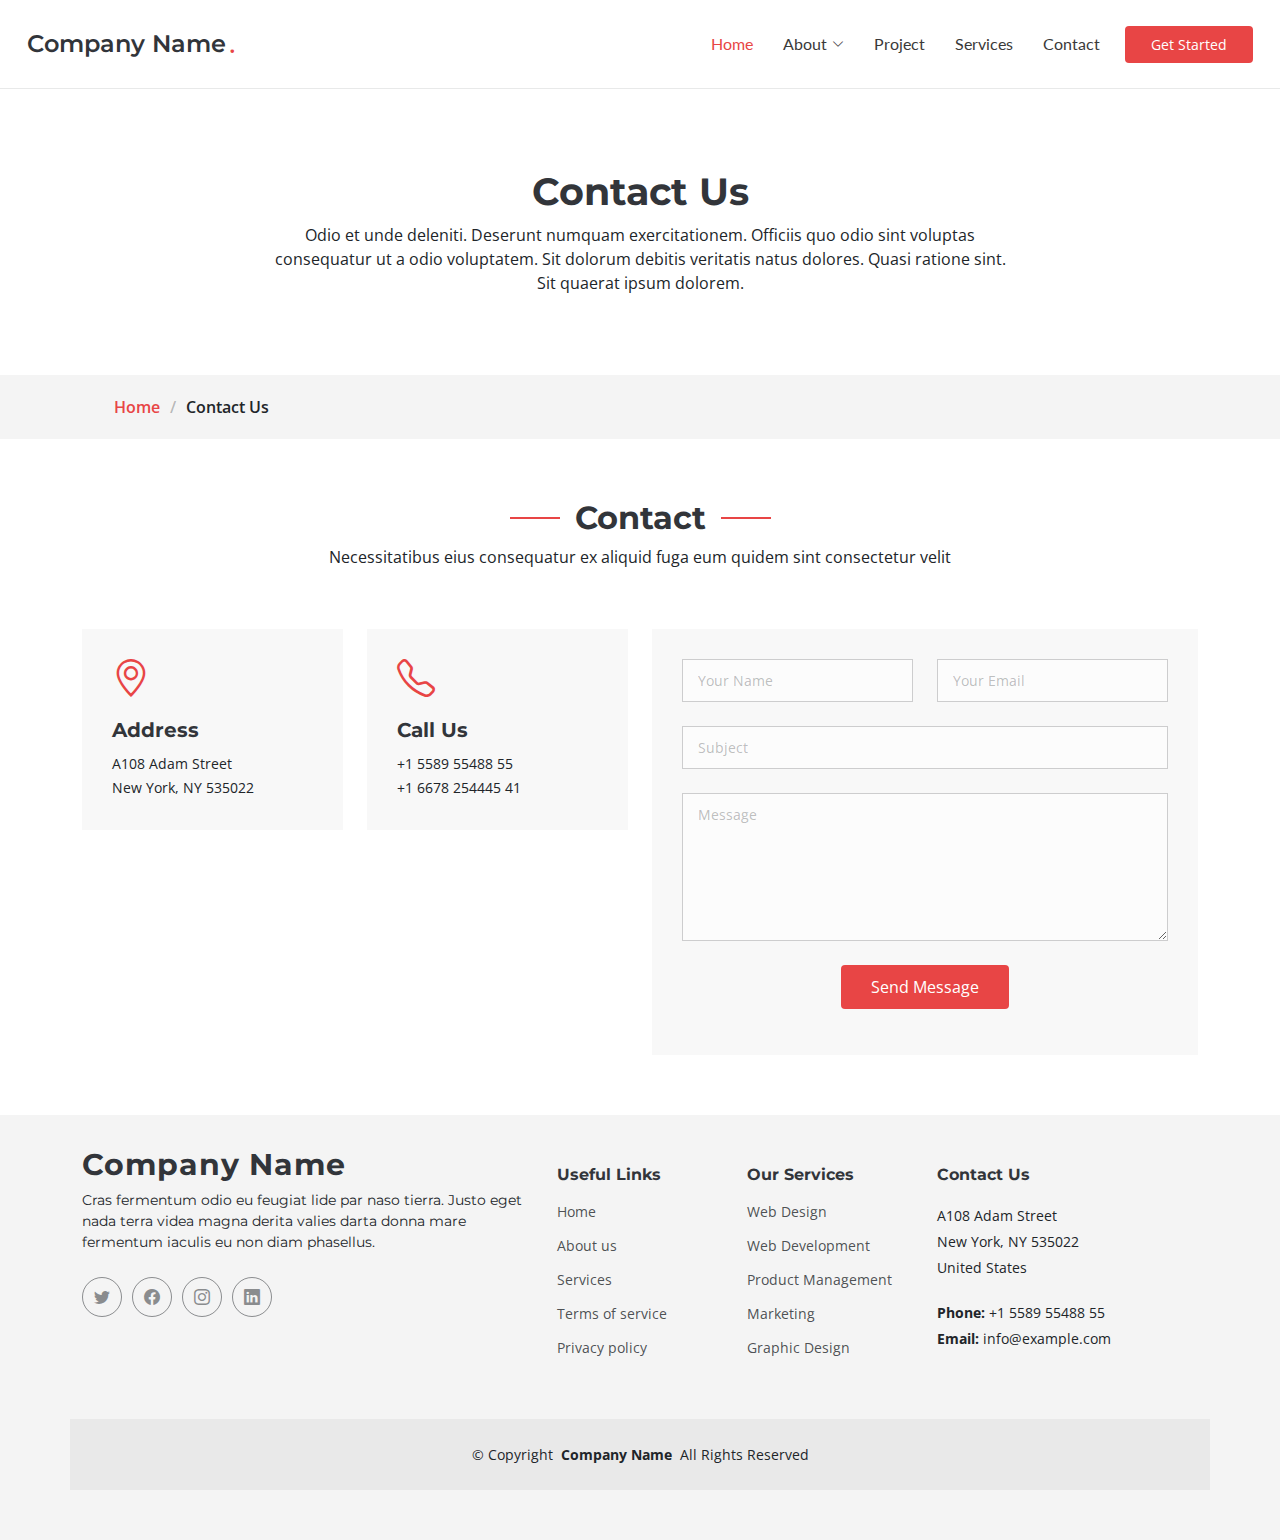
<file: Append/contact.html>
<!DOCTYPE html>
<html lang="en">

    <head>
        <meta charset="utf-8">
        <meta content="width=device-width, initial-scale=1.0" name="viewport">

        <title>Company Name</title>
        <meta content="" name="description">
        <meta content="" name="keywords">

        <!-- Favicons -->
        <link href="assets/img/favicon.png" rel="icon">
        <link href="assets/img/apple-touch-icon.png" rel="apple-touch-icon">

        <!-- Fonts -->
        <link href="https://fonts.googleapis.com" rel="preconnect">
        <link href="https://fonts.gstatic.com" rel="preconnect" crossorigin>
        <link href="https://fonts.googleapis.com/css2?family=Open+Sans:ital,wght@0,300;0,400;0,500;0,600;0,700;0,800;1,300;1,400;1,500;1,600;1,700;1,800&family=Montserrat:ital,wght@0,100;0,200;0,300;0,400;0,500;0,600;0,700;0,800;0,900;1,100;1,200;1,300;1,400;1,500;1,600;1,700;1,800;1,900&family=Lato:ital,wght@0,100;0,300;0,400;0,700;0,900;1,100;1,300;1,400;1,700;1,900&display=swap" rel="stylesheet">

        <!-- Vendor CSS Files -->
        <link href="assets/vendor/bootstrap/css/bootstrap.min.css" rel="stylesheet">
        <link href="assets/vendor/bootstrap-icons/bootstrap-icons.css" rel="stylesheet">
        <link href="assets/vendor/glightbox/css/glightbox.min.css" rel="stylesheet">
        <link href="assets/vendor/swiper/swiper-bundle.min.css" rel="stylesheet">
        <link href="assets/vendor/aos/aos.css" rel="stylesheet">

        <!-- Template Main CSS File -->
        <link href="assets/css/main.css" rel="stylesheet">
        <link href="assets/css/custom.css" rel="stylesheet">

       
    </head>

    <body class="blog-page" data-bs-spy="scroll" data-bs-target="#navmenu">

        <!-- ======= Header ======= -->
        <header id="header" class="header sticky-top d-flex align-items-center">
            <div class="container-fluid d-flex align-items-center justify-content-between">

                <a href="index.html" class="logo d-flex align-items-center me-auto me-xl-0">
                    <!-- Uncomment the line below if you also wish to use an image logo -->
                    <!-- <img src="assets/img/logo.png" alt=""> -->
                    <h1>Company Name</h1>
                    <span>.</span>
                </a>

                <div id="backFlex">
                    <!-- Nav Menu -->
                    <nav id="navmenu" class="navmenu">
                        <ul>
                            <li><a href="index.html#hero" class="active">Home</a></li>
                            <li class="dropdown has-dropdown"><a href=""><span>About</span> <i class="bi bi-chevron-down"></i></a>
                                <ul class="dd-box-shadow">
                                    <li><a href="whoWeAre.html">Who We Are</a></li>            
                                    <li><a href="team.html">Team</a></li>            
                                </ul>
                            </li>
                            <li><a href="project.html">Project</a></li>
                            <li><a href="services.html">Services</a></li>               
                            <li><a href="contact.html">Contact</a></li>
                        </ul>

                        <i class="mobile-nav-toggle d-xl-none bi bi-list"></i>
                    </nav><!-- End Nav Menu -->

                    <a class="btn-getstarted" href="index.html#about">Get Started</a>
                </div>

            </div>
        </header><!-- End Header -->

        <main id="main">

            <!-- Blog Page Title & Breadcrumbs -->
            <div data-aos="fade" class="page-title">
                <div class="heading">
                    <div class="container">
                        <div class="row d-flex justify-content-center text-center">
                            <div class="col-lg-8">
                                <h1>Contact Us</h1>
                                <p class="mb-0">Odio et unde deleniti. Deserunt numquam exercitationem. Officiis quo odio sint voluptas consequatur ut a odio voluptatem. Sit dolorum debitis veritatis natus dolores. Quasi ratione sint. Sit quaerat ipsum dolorem.</p>
                            </div>
                        </div>
                    </div>
                </div>
                <nav class="breadcrumbs">
                    <div class="container">
                        <ol>
                            <li><a href="index.html">Home</a></li>
                            <li class="current">Contact Us</li>
                        </ol>
                    </div>
                </nav>
            </div><!-- End Page Title -->

            <!-- Contact Section - Home Page -->
            <section id="contact" class="contact">

                <!--  Section Title -->
                <div class="container section-title" data-aos="fade-up">
                    <h2>Contact</h2>
                    <p>Necessitatibus eius consequatur ex aliquid fuga eum quidem sint consectetur velit</p>
                </div><!-- End Section Title -->

                <div class="container" data-aos="fade-up" data-aos-delay="100">

                    <div class="row gy-4">

                        <div class="col-lg-6">

                            <div class="row gy-4">
                                <div class="col-md-6">
                                    <div class="info-item" data-aos="fade" data-aos-delay="200">
                                        <i class="bi bi-geo-alt"></i>
                                        <h3>Address</h3>
                                        <p>A108 Adam Street</p>
                                        <p>New York, NY 535022</p>
                                    </div>
                                </div><!-- End Info Item -->

                                <div class="col-md-6">
                                    <div class="info-item" data-aos="fade" data-aos-delay="300">
                                        <i class="bi bi-telephone"></i>
                                        <h3>Call Us</h3>
                                        <p>+1 5589 55488 55</p>
                                        <p>+1 6678 254445 41</p>
                                    </div>
                                </div><!-- End Info Item -->

                                <div class="col-md-6">
                                    <div class="info-item" data-aos="fade" data-aos-delay="400">
                                        <i class="bi bi-envelope"></i>
                                        <h3>Email Us</h3>
                                        <p>info@example.com</p>
                                        <p>contact@example.com</p>
                                    </div>
                                </div><!-- End Info Item -->

                                <div class="col-md-6">
                                    <div class="info-item" data-aos="fade" data-aos-delay="500">
                                        <i class="bi bi-clock"></i>
                                        <h3>Open Hours</h3>
                                        <p>Monday - Friday</p>
                                        <p>9:00AM - 05:00PM</p>
                                    </div>
                                </div><!-- End Info Item -->

                            </div>

                        </div>

                        <div class="col-lg-6">
                            <form action="forms/contact.php" method="post" class="php-email-form" data-aos="fade-up" data-aos-delay="200">
                                <div class="row gy-4">

                                    <div class="col-md-6">
                                        <input type="text" name="name" class="form-control" placeholder="Your Name" required>
                                    </div>

                                    <div class="col-md-6 ">
                                        <input type="email" class="form-control" name="email" placeholder="Your Email" required>
                                    </div>

                                    <div class="col-md-12">
                                        <input type="text" class="form-control" name="subject" placeholder="Subject" required>
                                    </div>

                                    <div class="col-md-12">
                                        <textarea class="form-control" name="message" rows="6" placeholder="Message" required></textarea>
                                    </div>

                                    <div class="col-md-12 text-center">
                                        <div class="loading">Loading</div>
                                        <div class="error-message"></div>
                                        <div class="sent-message">Your message has been sent. Thank you!</div>

                                        <button type="submit">Send Message</button>
                                    </div>

                                </div>
                            </form>
                        </div><!-- End Contact Form -->

                    </div>

                </div>

            </section><!-- End Contact Section -->

        </main>

        <!-- ======= Footer ======= -->
        <footer id="footer" class="footer">

            <div class="container footer-top">
                <div class="row gy-4">
                    <div class="col-lg-5 col-md-12 footer-about">
                        <a href="index.html" class="logo d-flex align-items-center">
                            <span>Company Name</span>
                        </a>
                        <p>Cras fermentum odio eu feugiat lide par naso tierra. Justo eget nada terra videa magna derita valies darta donna mare fermentum iaculis eu non diam phasellus.</p>
                        <div class="social-links d-flex mt-4">
                            <a href=""><i class="bi bi-twitter"></i></a>
                            <a href=""><i class="bi bi-facebook"></i></a>
                            <a href=""><i class="bi bi-instagram"></i></a>
                            <a href=""><i class="bi bi-linkedin"></i></a>
                        </div>
                    </div>

                    <div class="col-lg-2 col-6 footer-links">
                        <h4>Useful Links</h4>
                        <ul>
                            <li><a href="#">Home</a></li>
                            <li><a href="#">About us</a></li>
                            <li><a href="#">Services</a></li>
                            <li><a href="#">Terms of service</a></li>
                            <li><a href="#">Privacy policy</a></li>
                        </ul>
                    </div>

                    <div class="col-lg-2 col-6 footer-links">
                        <h4>Our Services</h4>
                        <ul>
                            <li><a href="#">Web Design</a></li>
                            <li><a href="#">Web Development</a></li>
                            <li><a href="#">Product Management</a></li>
                            <li><a href="#">Marketing</a></li>
                            <li><a href="#">Graphic Design</a></li>
                        </ul>
                    </div>

                    <div class="col-lg-3 col-md-12 footer-contact text-center text-md-start">
                        <h4>Contact Us</h4>
                        <p>A108 Adam Street</p>
                        <p>New York, NY 535022</p>
                        <p>United States</p>
                        <p class="mt-4"><strong>Phone:</strong> <span>+1 5589 55488 55</span></p>
                        <p><strong>Email:</strong> <span>info@example.com</span></p>
                    </div>

                </div>
            </div>

            <div class="container copyright text-center mt-4">
                <p>&copy; <span>Copyright</span> <strong class="px-1">Company Name</strong> <span>All Rights Reserved</span></p>
               
            </div>

        </footer><!-- End Footer -->

        <!-- Scroll Top Button -->
        <a href="#" id="scroll-top" class="scroll-top d-flex align-items-center justify-content-center"><i class="bi bi-arrow-up-short"></i></a>

        <!-- Preloader -->
        <div id="preloader">
            <div></div>
            <div></div>
            <div></div>
            <div></div>
        </div>

        <!-- Vendor JS Files -->
        <script src="assets/vendor/bootstrap/js/bootstrap.bundle.min.js"></script>
        <script src="assets/vendor/glightbox/js/glightbox.min.js"></script>
        <script src="assets/vendor/purecounter/purecounter_vanilla.js"></script>
        <script src="assets/vendor/isotope-layout/isotope.pkgd.min.js"></script>
        <script src="assets/vendor/swiper/swiper-bundle.min.js"></script>
        <script src="assets/vendor/aos/aos.js"></script>
        <script src="assets/vendor/php-email-form/validate.js"></script>

        <!-- Template Main JS File -->
        <script src="assets/js/main.js"></script>

    </body>

</html>
</file>
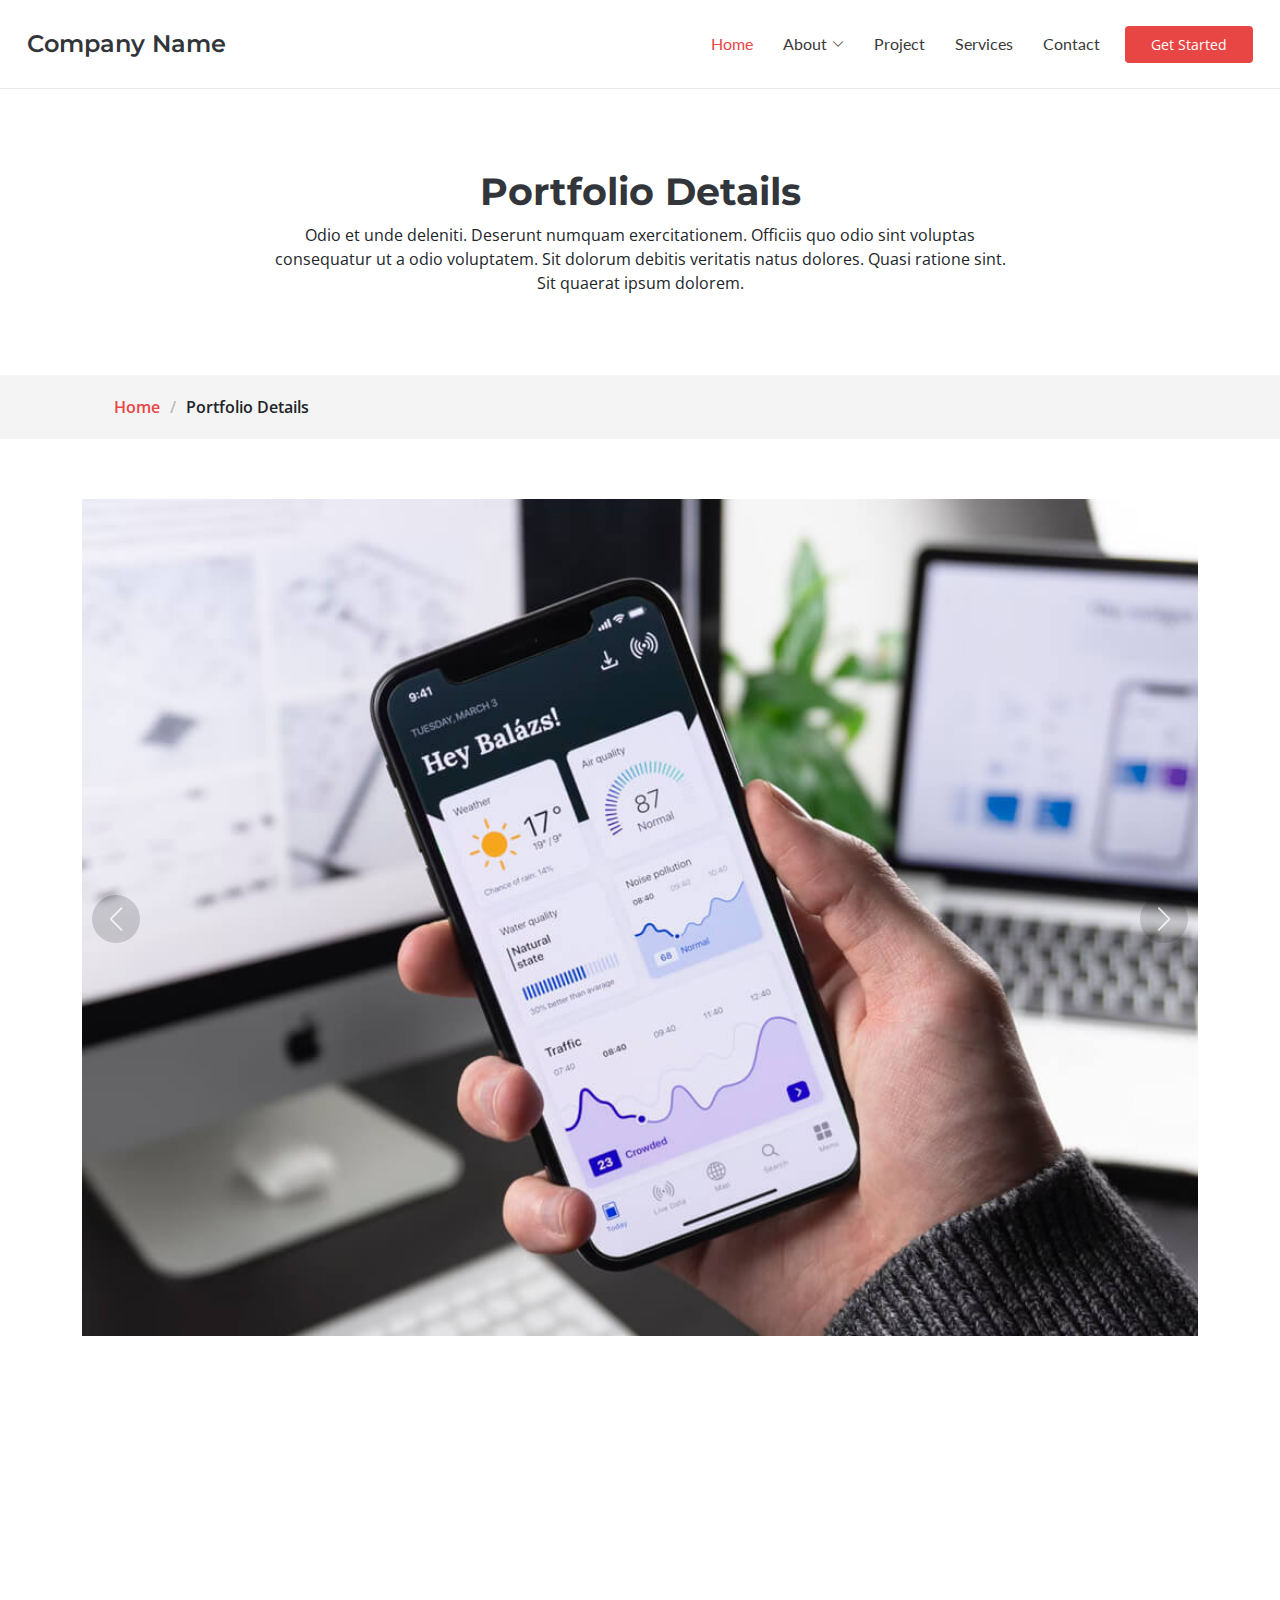
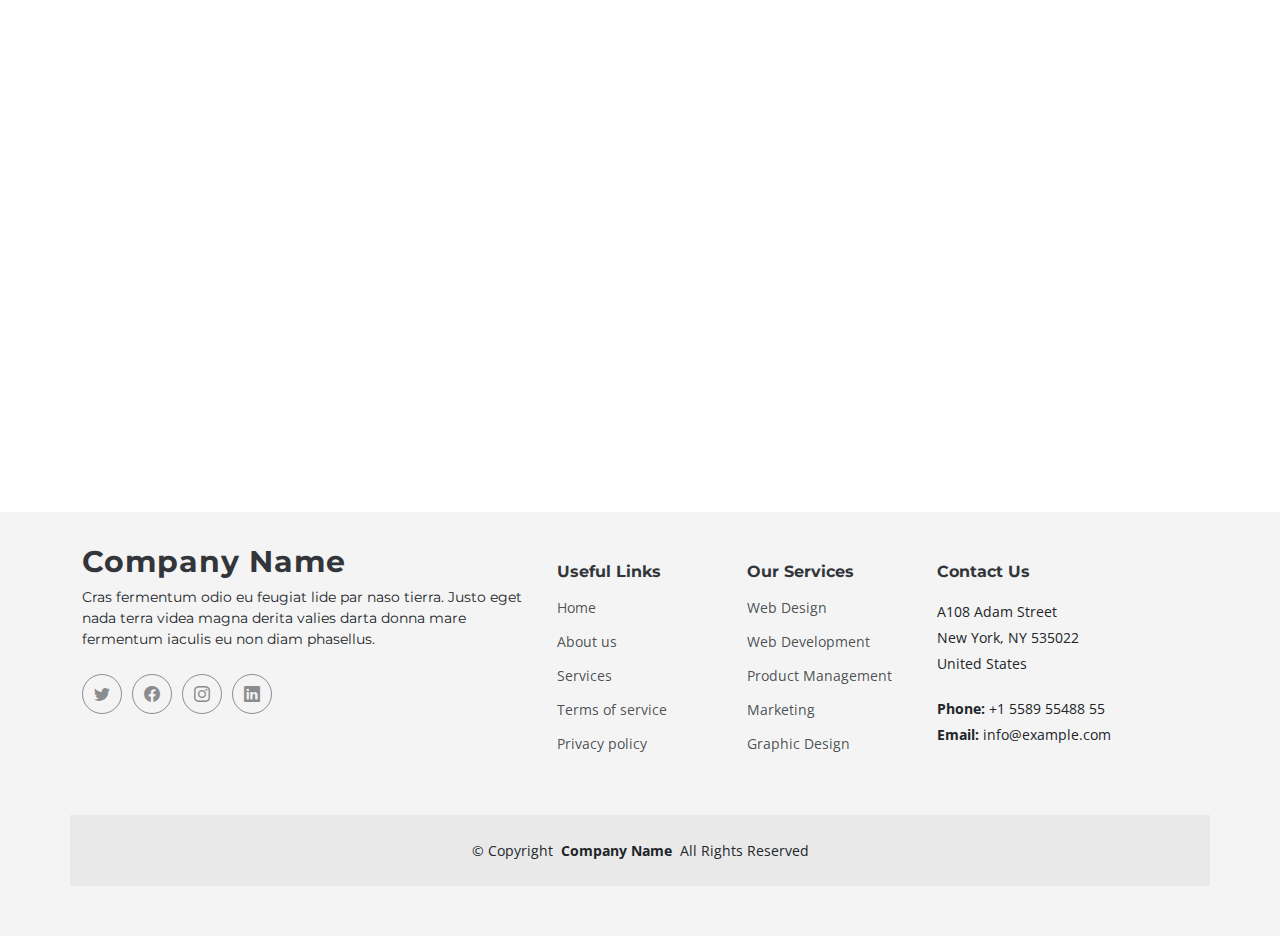
<file: Append/portfolio-details.html>
<!DOCTYPE html>
<html lang="en">

<head>
  <meta charset="utf-8">
  <meta content="width=device-width, initial-scale=1.0" name="viewport">

  <title>Company Name</title>
  <meta content="" name="description">
  <meta content="" name="keywords">

  <!-- Favicons -->
  <link href="assets/img/favicon.png" rel="icon">
  <link href="assets/img/apple-touch-icon.png" rel="apple-touch-icon">

  <!-- Fonts -->
  <link href="https://fonts.googleapis.com" rel="preconnect">
  <link href="https://fonts.gstatic.com" rel="preconnect" crossorigin>
  <link href="https://fonts.googleapis.com/css2?family=Open+Sans:ital,wght@0,300;0,400;0,500;0,600;0,700;0,800;1,300;1,400;1,500;1,600;1,700;1,800&family=Montserrat:ital,wght@0,100;0,200;0,300;0,400;0,500;0,600;0,700;0,800;0,900;1,100;1,200;1,300;1,400;1,500;1,600;1,700;1,800;1,900&family=Lato:ital,wght@0,100;0,300;0,400;0,700;0,900;1,100;1,300;1,400;1,700;1,900&display=swap" rel="stylesheet">

  <!-- Vendor CSS Files -->
  <link href="assets/vendor/bootstrap/css/bootstrap.min.css" rel="stylesheet">
  <link href="assets/vendor/bootstrap-icons/bootstrap-icons.css" rel="stylesheet">
  <link href="assets/vendor/glightbox/css/glightbox.min.css" rel="stylesheet">
  <link href="assets/vendor/swiper/swiper-bundle.min.css" rel="stylesheet">
  <link href="assets/vendor/aos/aos.css" rel="stylesheet">

  <!-- Template Main CSS File -->
  <link href="assets/css/main.css" rel="stylesheet">
  <link href="assets/css/custom.css" rel="stylesheet">

 
</head>

<body class="portfolio-details-page" data-bs-spy="scroll" data-bs-target="#navmenu">

  <!-- ======= Header ======= -->
   <header id="header" class="header sticky-top d-flex align-items-center">
            <div class="container-fluid d-flex align-items-center justify-content-between">

                <a href="index.html" class="logo d-flex align-items-center me-auto me-xl-0">
                    <!-- Uncomment the line below if you also wish to use an image logo -->
                    <!-- <img src="assets/img/logo.png" alt=""> -->
                    <h1>Company Name</h1>
                    <span></span>
                </a>

                <div id="backFlex">
                    <!-- Nav Menu -->
                    <nav id="navmenu" class="navmenu">
                        <ul>
                            <li><a href="index.html#hero" class="active">Home</a></li>
                            <li class="dropdown has-dropdown"><a href=""><span>About</span> <i class="bi bi-chevron-down"></i></a>
                                <ul class="dd-box-shadow">
                                    <li><a href="whoWeAre.html">Who We Are</a></li>            
                                    <li><a href="team.html">Team</a></li>            
                                </ul>
                            </li>
                            <li><a href="project.html">Project</a></li>
                            <li><a href="services.html">Services</a></li>               
                            <li><a href="contact.html">Contact</a></li>
                        </ul>

                        <i class="mobile-nav-toggle d-xl-none bi bi-list"></i>
                    </nav><!-- End Nav Menu -->

                    <a class="btn-getstarted" href="index.html#about">Get Started</a>
                </div>

            </div>
        </header><!-- End Header -->

  <main id="main">

    <!-- Portfolio Details Page Title & Breadcrumbs -->
    <div data-aos="fade" class="page-title">
      <div class="heading">
        <div class="container">
          <div class="row d-flex justify-content-center text-center">
            <div class="col-lg-8">
              <h1>Portfolio Details</h1>
              <p class="mb-0">Odio et unde deleniti. Deserunt numquam exercitationem. Officiis quo odio sint voluptas consequatur ut a odio voluptatem. Sit dolorum debitis veritatis natus dolores. Quasi ratione sint. Sit quaerat ipsum dolorem.</p>
            </div>
          </div>
        </div>
      </div>
      <nav class="breadcrumbs">
        <div class="container">
          <ol>
            <li><a href="index.html">Home</a></li>
            <li class="current">Portfolio Details</li>
          </ol>
        </div>
      </nav>
    </div><!-- End Page Title -->

    <!-- Portfolio-details Section - Portfolio Details Page -->
    <section id="portfolio-details" class="portfolio-details">

      <div class="container" data-aos="fade-up">

        <div class="portfolio-details-slider swiper">
          <script type="application/json" class="swiper-config">
            {
              "loop": true,
              "speed": 600,
              "autoplay": {
                "delay": 5000
              },
              "slidesPerView": "auto",
              "navigation": {
                "nextEl": ".swiper-button-next",
                "prevEl": ".swiper-button-prev"
              }
            }
          </script>
          <div class="swiper-wrapper align-items-center">

            <div class="swiper-slide">
              <img src="assets/img/portfolio/app-1.jpg" alt="">
            </div>

            <div class="swiper-slide">
              <img src="assets/img/portfolio/product-1.jpg" alt="">
            </div>

            <div class="swiper-slide">
              <img src="assets/img/portfolio/branding-1.jpg" alt="">
            </div>

            <div class="swiper-slide">
              <img src="assets/img/portfolio/books-1.jpg" alt="">
            </div>

          </div>
          <div class="swiper-button-prev"></div>
          <div class="swiper-button-next"></div>
        </div>

        <div class="row justify-content-between gy-4 mt-4">

          <div class="col-lg-8" data-aos="fade-up">
            <div class="portfolio-description">
              <h2>This is an example of portfolio details</h2>
              <p>
                Autem ipsum nam porro corporis rerum. Quis eos dolorem eos itaque inventore commodi labore quia quia. Exercitationem repudiandae officiis neque suscipit non officia eaque itaque enim. Voluptatem officia accusantium nesciunt est omnis tempora consectetur dignissimos. Sequi nulla at esse enim cum deserunt eius.
              </p>
              <p>
                Amet consequatur qui dolore veniam voluptatem voluptatem sit. Non aspernatur atque natus ut cum nam et. Praesentium error dolores rerum minus sequi quia veritatis eum. Eos et doloribus doloremque nesciunt molestiae laboriosam.
              </p>

              <div class="testimonial-item">
                <p>
                  <i class="bi bi-quote quote-icon-left"></i>
                  <span>Export tempor illum tamen malis malis eram quae irure esse labore quem cillum quid cillum eram malis quorum velit fore eram velit sunt aliqua noster fugiat irure amet legam anim culpa.</span>
                  <i class="bi bi-quote quote-icon-right"></i>
                </p>
                <div>
                  <img src="assets/img/testimonials/testimonials-2.jpg" class="testimonial-img" alt="">
                  <h3>Sara Wilsson</h3>
                  <h4>Designer</h4>
                </div>
              </div>

              <p>
                Impedit ipsum quae et aliquid doloribus et voluptatem quasi. Perspiciatis occaecati earum et magnam animi. Quibusdam non qui ea vitae suscipit vitae sunt. Repudiandae incidunt cumque minus deserunt assumenda tempore. Delectus voluptas necessitatibus est.
              </p>

              <p>
                Sunt voluptatum sapiente facilis quo odio aut ipsum repellat debitis. Molestiae et autem libero. Explicabo et quod necessitatibus similique quis dolor eum. Numquam eaque praesentium rem et qui nesciunt.
              </p>

            </div>
          </div>

          <div class="col-lg-3" data-aos="fade-up" data-aos-delay="100">
            <div class="portfolio-info">
              <h3>Project information</h3>
              <ul>
                <li><strong>Category</strong> Web design</li>
                <li><strong>Client</strong> ASU Company</li>
                <li><strong>Project date</strong> 01 March, 2020</li>
                <li><strong>Project URL</strong> <a href="#">www.example.com</a></li>
                <li><a href="#" class="btn-visit align-self-start">Visit Website</a></li>
              </ul>
            </div>
          </div>

        </div>

      </div>

    </section><!-- End Portfolio-details Section -->

  </main>

  <!-- ======= Footer ======= -->
  <footer id="footer" class="footer">

    <div class="container footer-top">
      <div class="row gy-4">
        <div class="col-lg-5 col-md-12 footer-about">
          <a href="index.html" class="logo d-flex align-items-center">
            <span>Company Name</span>
          </a>
          <p>Cras fermentum odio eu feugiat lide par naso tierra. Justo eget nada terra videa magna derita valies darta donna mare fermentum iaculis eu non diam phasellus.</p>
          <div class="social-links d-flex mt-4">
            <a href=""><i class="bi bi-twitter"></i></a>
            <a href=""><i class="bi bi-facebook"></i></a>
            <a href=""><i class="bi bi-instagram"></i></a>
            <a href=""><i class="bi bi-linkedin"></i></a>
          </div>
        </div>

        <div class="col-lg-2 col-6 footer-links">
          <h4>Useful Links</h4>
          <ul>
            <li><a href="#">Home</a></li>
            <li><a href="#">About us</a></li>
            <li><a href="#">Services</a></li>
            <li><a href="#">Terms of service</a></li>
            <li><a href="#">Privacy policy</a></li>
          </ul>
        </div>

        <div class="col-lg-2 col-6 footer-links">
          <h4>Our Services</h4>
          <ul>
            <li><a href="#">Web Design</a></li>
            <li><a href="#">Web Development</a></li>
            <li><a href="#">Product Management</a></li>
            <li><a href="#">Marketing</a></li>
            <li><a href="#">Graphic Design</a></li>
          </ul>
        </div>

        <div class="col-lg-3 col-md-12 footer-contact text-center text-md-start">
          <h4>Contact Us</h4>
          <p>A108 Adam Street</p>
          <p>New York, NY 535022</p>
          <p>United States</p>
          <p class="mt-4"><strong>Phone:</strong> <span>+1 5589 55488 55</span></p>
          <p><strong>Email:</strong> <span>info@example.com</span></p>
        </div>

      </div>
    </div>

    <div class="container copyright text-center mt-4">
      <p>&copy; <span>Copyright</span> <strong class="px-1">Company Name</strong> <span>All Rights Reserved</span></p>
     
    </div>

  </footer><!-- End Footer -->

  <!-- Scroll Top Button -->
  <a href="#" id="scroll-top" class="scroll-top d-flex align-items-center justify-content-center"><i class="bi bi-arrow-up-short"></i></a>

  <!-- Preloader -->
  <div id="preloader">
    <div></div>
    <div></div>
    <div></div>
    <div></div>
  </div>

  <!-- Vendor JS Files -->
  <script src="assets/vendor/bootstrap/js/bootstrap.bundle.min.js"></script>
  <script src="assets/vendor/glightbox/js/glightbox.min.js"></script>
  <script src="assets/vendor/purecounter/purecounter_vanilla.js"></script>
  <script src="assets/vendor/isotope-layout/isotope.pkgd.min.js"></script>
  <script src="assets/vendor/swiper/swiper-bundle.min.js"></script>
  <script src="assets/vendor/aos/aos.js"></script>
  <script src="assets/vendor/php-email-form/validate.js"></script>

  <!-- Template Main JS File -->
  <script src="assets/js/main.js"></script>

</body>

</html>
</file>
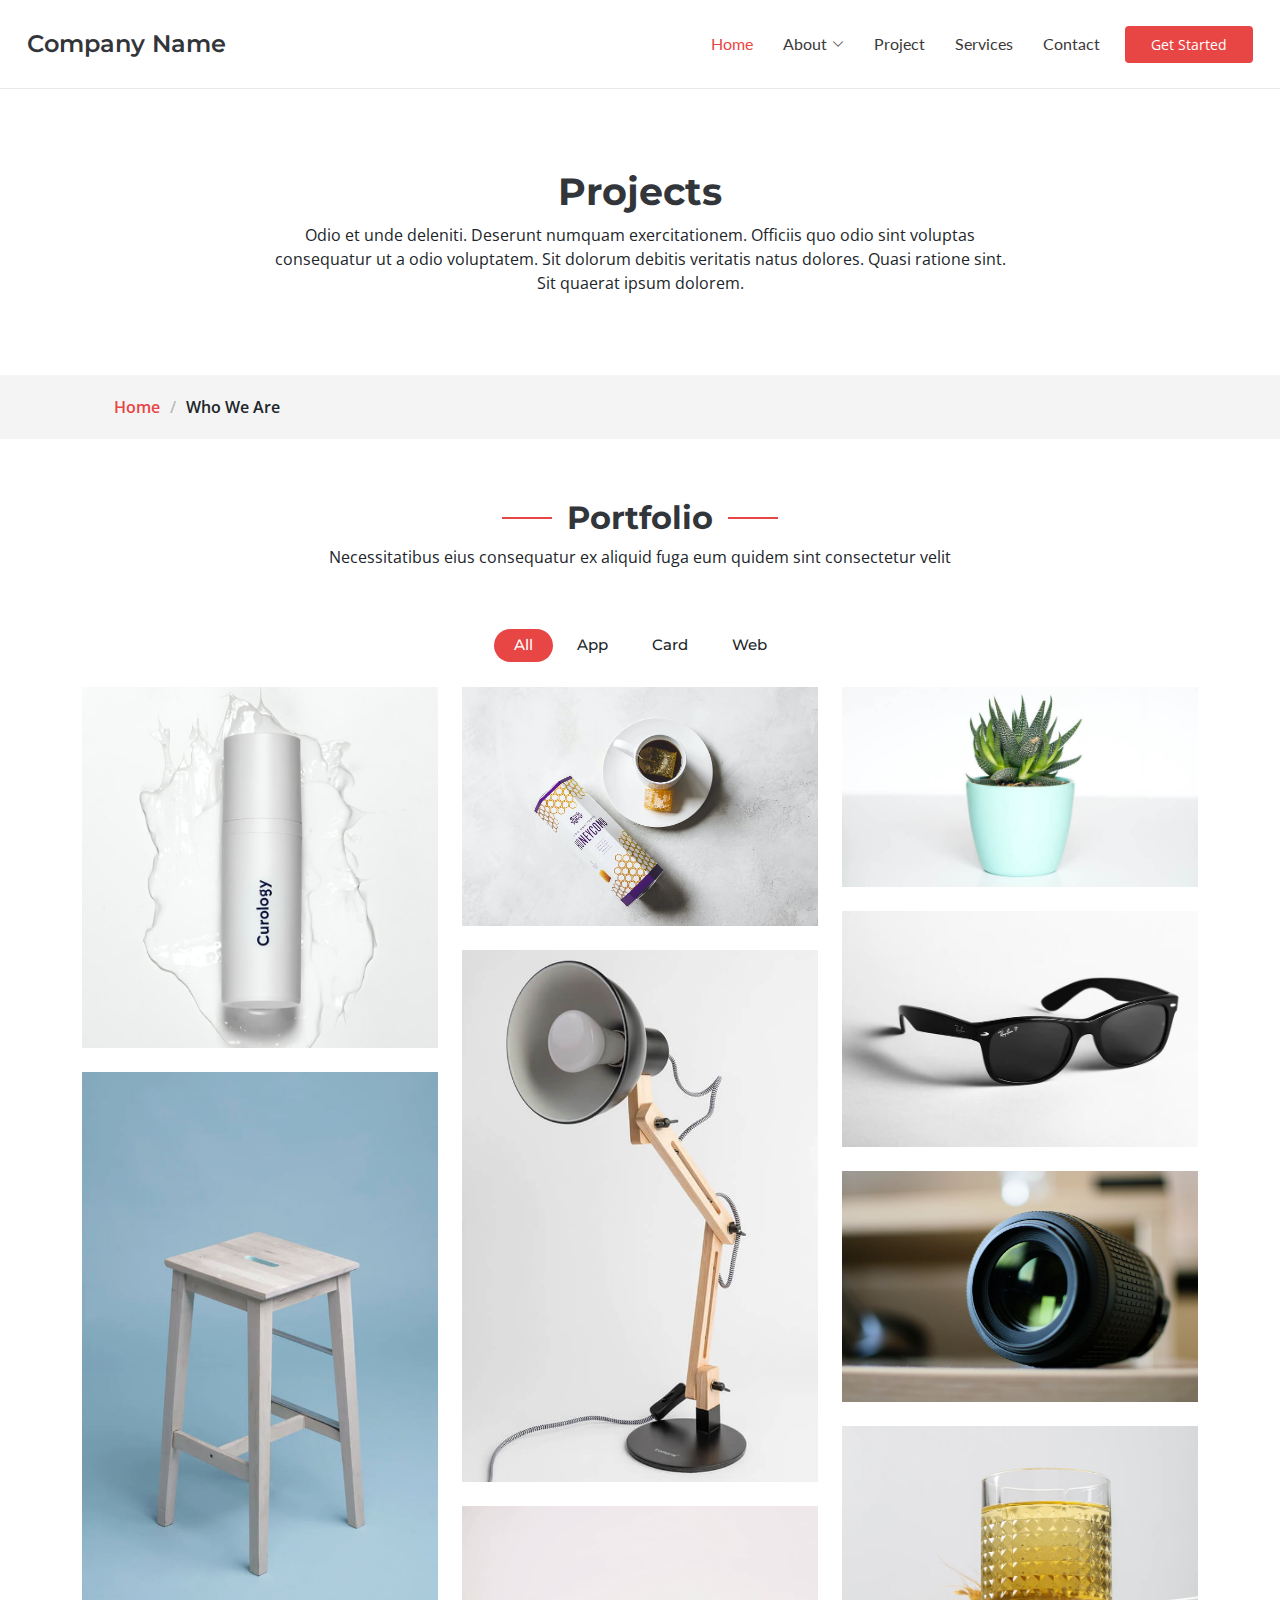
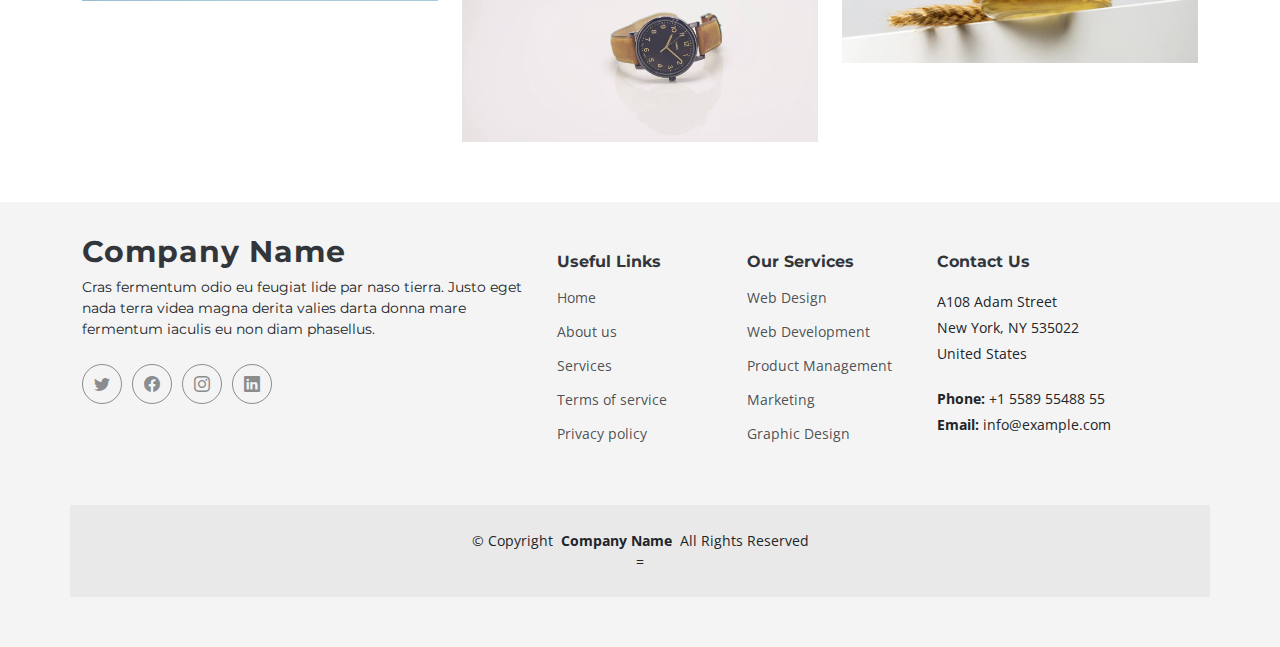
<file: Append/project.html>
<!DOCTYPE html>
<html lang="en">

    <head>
        <meta charset="utf-8">
        <meta content="width=device-width, initial-scale=1.0" name="viewport">

        <title>Company Name</title>
        <meta content="" name="description">
        <meta content="" name="keywords">

        <!-- Favicons -->
        <link href="assets/img/favicon.png" rel="icon">
        <link href="assets/img/apple-touch-icon.png" rel="apple-touch-icon">

        <!-- Fonts -->
        <link href="https://fonts.googleapis.com" rel="preconnect">
        <link href="https://fonts.gstatic.com" rel="preconnect" crossorigin>
        <link href="https://fonts.googleapis.com/css2?family=Open+Sans:ital,wght@0,300;0,400;0,500;0,600;0,700;0,800;1,300;1,400;1,500;1,600;1,700;1,800&family=Montserrat:ital,wght@0,100;0,200;0,300;0,400;0,500;0,600;0,700;0,800;0,900;1,100;1,200;1,300;1,400;1,500;1,600;1,700;1,800;1,900&family=Lato:ital,wght@0,100;0,300;0,400;0,700;0,900;1,100;1,300;1,400;1,700;1,900&display=swap" rel="stylesheet">

        <!-- Vendor CSS Files -->
        <link href="assets/vendor/bootstrap/css/bootstrap.min.css" rel="stylesheet">
        <link href="assets/vendor/bootstrap-icons/bootstrap-icons.css" rel="stylesheet">
        <link href="assets/vendor/glightbox/css/glightbox.min.css" rel="stylesheet">
        <link href="assets/vendor/swiper/swiper-bundle.min.css" rel="stylesheet">
        <link href="assets/vendor/aos/aos.css" rel="stylesheet">

        <!-- Template Main CSS File -->
        <link href="assets/css/main.css" rel="stylesheet">
        <link href="assets/css/custom.css" rel="stylesheet">

      
    </head>

    <body class="blog-page" data-bs-spy="scroll" data-bs-target="#navmenu">

        <!-- ======= Header ======= -->
        <header id="header" class="header sticky-top d-flex align-items-center">
            <div class="container-fluid d-flex align-items-center justify-content-between">

                <a href="index.html" class="logo d-flex align-items-center me-auto me-xl-0">
                    <!-- Uncomment the line below if you also wish to use an image logo -->
                    <!-- <img src="assets/img/logo.png" alt=""> -->
                    <h1>Company Name</h1>
                    <span></span>
                </a>

                <div id="backFlex">
                    <!-- Nav Menu -->
                    <nav id="navmenu" class="navmenu">
                        <ul>
                            <li><a href="index.html#hero" class="active">Home</a></li>
                            <li class="dropdown has-dropdown"><a href=""><span>About</span> <i class="bi bi-chevron-down"></i></a>
                                <ul class="dd-box-shadow">
                                    <li><a href="whoWeAre.html">Who We Are</a></li>            
                                    <li><a href="team.html">Team</a></li>            
                                </ul>
                            </li>
                            <li><a href="project.html">Project</a></li>
                            <li><a href="services.html">Services</a></li>               
                            <li><a href="contact.html">Contact</a></li>
                        </ul>

                        <i class="mobile-nav-toggle d-xl-none bi bi-list"></i>
                    </nav><!-- End Nav Menu -->

                    <a class="btn-getstarted" href="index.html#about">Get Started</a>
                </div>

            </div>
        </header><!-- End Header -->

        <main id="main">

            <!-- Blog Page Title & Breadcrumbs -->
            <div data-aos="fade" class="page-title">
                <div class="heading">
                    <div class="container">
                        <div class="row d-flex justify-content-center text-center">
                            <div class="col-lg-8">
                                <h1>Projects</h1>
                                <p class="mb-0">Odio et unde deleniti. Deserunt numquam exercitationem. Officiis quo odio sint voluptas consequatur ut a odio voluptatem. Sit dolorum debitis veritatis natus dolores. Quasi ratione sint. Sit quaerat ipsum dolorem.</p>
                            </div>
                        </div>
                    </div>
                </div>
                <nav class="breadcrumbs">
                    <div class="container">
                        <ol>
                            <li><a href="index.html">Home</a></li>
                            <li class="current">Who We Are</li>
                        </ol>
                    </div>
                </nav>
            </div><!-- End Page Title -->

             <!-- Portfolio Section - Home Page -->
            <section id="portfolio" class="portfolio">

                <!--  Section Title -->
                <div class="container section-title" data-aos="fade-up">
                    <h2>Portfolio</h2>
                    <p>Necessitatibus eius consequatur ex aliquid fuga eum quidem sint consectetur velit</p>
                </div><!-- End Section Title -->

                <div class="container">

                    <div class="isotope-layout" data-default-filter="*" data-layout="masonry" data-sort="original-order">

                        <ul class="portfolio-filters isotope-filters" data-aos="fade-up" data-aos-delay="100">
                            <li data-filter="*" class="filter-active">All</li>
                            <li data-filter=".filter-app">App</li>
                            <li data-filter=".filter-product">Card</li>
                            <li data-filter=".filter-branding">Web</li>
                        </ul><!-- End Portfolio Filters -->

                        <div class="row gy-4 isotope-container" data-aos="fade-up" data-aos-delay="200">

                            <div class="col-lg-4 col-md-6 portfolio-item isotope-item filter-app">
                                <img src="assets/img/masonry-portfolio/masonry-portfolio-1.jpg" class="img-fluid" alt="">
                                <div class="portfolio-info">
                                    <h4>App 1</h4>
                                    <p>Lorem ipsum, dolor sit</p>
                                    <a href="assets/img/masonry-portfolio/masonry-portfolio-1.jpg" title="App 1" data-gallery="portfolio-gallery-app" class="glightbox preview-link"><i class="bi bi-zoom-in"></i></a>
                                    <a href="portfolio-details.html" title="More Details" class="details-link"><i class="bi bi-link-45deg"></i></a>
                                </div>
                            </div><!-- End Portfolio Item -->

                            <div class="col-lg-4 col-md-6 portfolio-item isotope-item filter-product">
                                <img src="assets/img/masonry-portfolio/masonry-portfolio-2.jpg" class="img-fluid" alt="">
                                <div class="portfolio-info">
                                    <h4>Product 1</h4>
                                    <p>Lorem ipsum, dolor sit</p>
                                    <a href="assets/img/masonry-portfolio/masonry-portfolio-2.jpg" title="Product 1" data-gallery="portfolio-gallery-product" class="glightbox preview-link"><i class="bi bi-zoom-in"></i></a>
                                    <a href="portfolio-details.html" title="More Details" class="details-link"><i class="bi bi-link-45deg"></i></a>
                                </div>
                            </div><!-- End Portfolio Item -->

                            <div class="col-lg-4 col-md-6 portfolio-item isotope-item filter-branding">
                                <img src="assets/img/masonry-portfolio/masonry-portfolio-3.jpg" class="img-fluid" alt="">
                                <div class="portfolio-info">
                                    <h4>Branding 1</h4>
                                    <p>Lorem ipsum, dolor sit</p>
                                    <a href="assets/img/masonry-portfolio/masonry-portfolio-3.jpg" title="Branding 1" data-gallery="portfolio-gallery-branding" class="glightbox preview-link"><i class="bi bi-zoom-in"></i></a>
                                    <a href="portfolio-details.html" title="More Details" class="details-link"><i class="bi bi-link-45deg"></i></a>
                                </div>
                            </div><!-- End Portfolio Item -->

                            <div class="col-lg-4 col-md-6 portfolio-item isotope-item filter-app">
                                <img src="assets/img/masonry-portfolio/masonry-portfolio-4.jpg" class="img-fluid" alt="">
                                <div class="portfolio-info">
                                    <h4>App 2</h4>
                                    <p>Lorem ipsum, dolor sit</p>
                                    <a href="assets/img/masonry-portfolio/masonry-portfolio-4.jpg" title="App 2" data-gallery="portfolio-gallery-app" class="glightbox preview-link"><i class="bi bi-zoom-in"></i></a>
                                    <a href="portfolio-details.html" title="More Details" class="details-link"><i class="bi bi-link-45deg"></i></a>
                                </div>
                            </div><!-- End Portfolio Item -->

                            <div class="col-lg-4 col-md-6 portfolio-item isotope-item filter-product">
                                <img src="assets/img/masonry-portfolio/masonry-portfolio-5.jpg" class="img-fluid" alt="">
                                <div class="portfolio-info">
                                    <h4>Product 2</h4>
                                    <p>Lorem ipsum, dolor sit</p>
                                    <a href="assets/img/masonry-portfolio/masonry-portfolio-5.jpg" title="Product 2" data-gallery="portfolio-gallery-product" class="glightbox preview-link"><i class="bi bi-zoom-in"></i></a>
                                    <a href="portfolio-details.html" title="More Details" class="details-link"><i class="bi bi-link-45deg"></i></a>
                                </div>
                            </div><!-- End Portfolio Item -->

                            <div class="col-lg-4 col-md-6 portfolio-item isotope-item filter-branding">
                                <img src="assets/img/masonry-portfolio/masonry-portfolio-6.jpg" class="img-fluid" alt="">
                                <div class="portfolio-info">
                                    <h4>Branding 2</h4>
                                    <p>Lorem ipsum, dolor sit</p>
                                    <a href="assets/img/masonry-portfolio/masonry-portfolio-6.jpg" title="Branding 2" data-gallery="portfolio-gallery-branding" class="glightbox preview-link"><i class="bi bi-zoom-in"></i></a>
                                    <a href="portfolio-details.html" title="More Details" class="details-link"><i class="bi bi-link-45deg"></i></a>
                                </div>
                            </div><!-- End Portfolio Item -->

                            <div class="col-lg-4 col-md-6 portfolio-item isotope-item filter-app">
                                <img src="assets/img/masonry-portfolio/masonry-portfolio-7.jpg" class="img-fluid" alt="">
                                <div class="portfolio-info">
                                    <h4>App 3</h4>
                                    <p>Lorem ipsum, dolor sit</p>
                                    <a href="assets/img/masonry-portfolio/masonry-portfolio-7.jpg" title="App 3" data-gallery="portfolio-gallery-app" class="glightbox preview-link"><i class="bi bi-zoom-in"></i></a>
                                    <a href="portfolio-details.html" title="More Details" class="details-link"><i class="bi bi-link-45deg"></i></a>
                                </div>
                            </div><!-- End Portfolio Item -->

                            <div class="col-lg-4 col-md-6 portfolio-item isotope-item filter-product">
                                <img src="assets/img/masonry-portfolio/masonry-portfolio-8.jpg" class="img-fluid" alt="">
                                <div class="portfolio-info">
                                    <h4>Product 3</h4>
                                    <p>Lorem ipsum, dolor sit</p>
                                    <a href="assets/img/masonry-portfolio/masonry-portfolio-8.jpg" title="Product 3" data-gallery="portfolio-gallery-product" class="glightbox preview-link"><i class="bi bi-zoom-in"></i></a>
                                    <a href="portfolio-details.html" title="More Details" class="details-link"><i class="bi bi-link-45deg"></i></a>
                                </div>
                            </div><!-- End Portfolio Item -->

                            <div class="col-lg-4 col-md-6 portfolio-item isotope-item filter-branding">
                                <img src="assets/img/masonry-portfolio/masonry-portfolio-9.jpg" class="img-fluid" alt="">
                                <div class="portfolio-info">
                                    <h4>Branding 3</h4>
                                    <p>Lorem ipsum, dolor sit</p>
                                    <a href="assets/img/masonry-portfolio/masonry-portfolio-9.jpg" title="Branding 2" data-gallery="portfolio-gallery-branding" class="glightbox preview-link"><i class="bi bi-zoom-in"></i></a>
                                    <a href="portfolio-details.html" title="More Details" class="details-link"><i class="bi bi-link-45deg"></i></a>
                                </div>
                            </div><!-- End Portfolio Item -->

                        </div><!-- End Portfolio Container -->

                    </div>

                </div>

            </section><!-- End Portfolio Section -->

        </main>

        <!-- ======= Footer ======= -->
        <footer id="footer" class="footer">

            <div class="container footer-top">
                <div class="row gy-4">
                    <div class="col-lg-5 col-md-12 footer-about">
                        <a href="index.html" class="logo d-flex align-items-center">
                            <span>Company Name</span>
                        </a>
                        <p>Cras fermentum odio eu feugiat lide par naso tierra. Justo eget nada terra videa magna derita valies darta donna mare fermentum iaculis eu non diam phasellus.</p>
                        <div class="social-links d-flex mt-4">
                            <a href=""><i class="bi bi-twitter"></i></a>
                            <a href=""><i class="bi bi-facebook"></i></a>
                            <a href=""><i class="bi bi-instagram"></i></a>
                            <a href=""><i class="bi bi-linkedin"></i></a>
                        </div>
                    </div>

                    <div class="col-lg-2 col-6 footer-links">
                        <h4>Useful Links</h4>
                        <ul>
                            <li><a href="#">Home</a></li>
                            <li><a href="#">About us</a></li>
                            <li><a href="#">Services</a></li>
                            <li><a href="#">Terms of service</a></li>
                            <li><a href="#">Privacy policy</a></li>
                        </ul>
                    </div>

                    <div class="col-lg-2 col-6 footer-links">
                        <h4>Our Services</h4>
                        <ul>
                            <li><a href="#">Web Design</a></li>
                            <li><a href="#">Web Development</a></li>
                            <li><a href="#">Product Management</a></li>
                            <li><a href="#">Marketing</a></li>
                            <li><a href="#">Graphic Design</a></li>
                        </ul>
                    </div>

                    <div class="col-lg-3 col-md-12 footer-contact text-center text-md-start">
                        <h4>Contact Us</h4>
                        <p>A108 Adam Street</p>
                        <p>New York, NY 535022</p>
                        <p>United States</p>
                        <p class="mt-4"><strong>Phone:</strong> <span>+1 5589 55488 55</span></p>
                        <p><strong>Email:</strong> <span>info@example.com</span></p>
                    </div>

                </div>
            </div>

            <div class="container copyright text-center mt-4">
                <p>&copy; <span>Copyright</span> <strong class="px-1">Company Name</strong> <span>All Rights Reserved</span></p>
               =
            </div>

        </footer><!-- End Footer -->

        <!-- Scroll Top Button -->
        <a href="#" id="scroll-top" class="scroll-top d-flex align-items-center justify-content-center"><i class="bi bi-arrow-up-short"></i></a>

        <!-- Preloader -->
        <div id="preloader">
            <div></div>
            <div></div>
            <div></div>
            <div></div>
        </div>

        <!-- Vendor JS Files -->
        <script src="assets/vendor/bootstrap/js/bootstrap.bundle.min.js"></script>
        <script src="assets/vendor/glightbox/js/glightbox.min.js"></script>
        <script src="assets/vendor/purecounter/purecounter_vanilla.js"></script>
        <script src="assets/vendor/isotope-layout/isotope.pkgd.min.js"></script>
        <script src="assets/vendor/swiper/swiper-bundle.min.js"></script>
        <script src="assets/vendor/aos/aos.js"></script>
        <script src="assets/vendor/php-email-form/validate.js"></script>

        <!-- Template Main JS File -->
        <script src="assets/js/main.js"></script>

    </body>

</html>
</file>
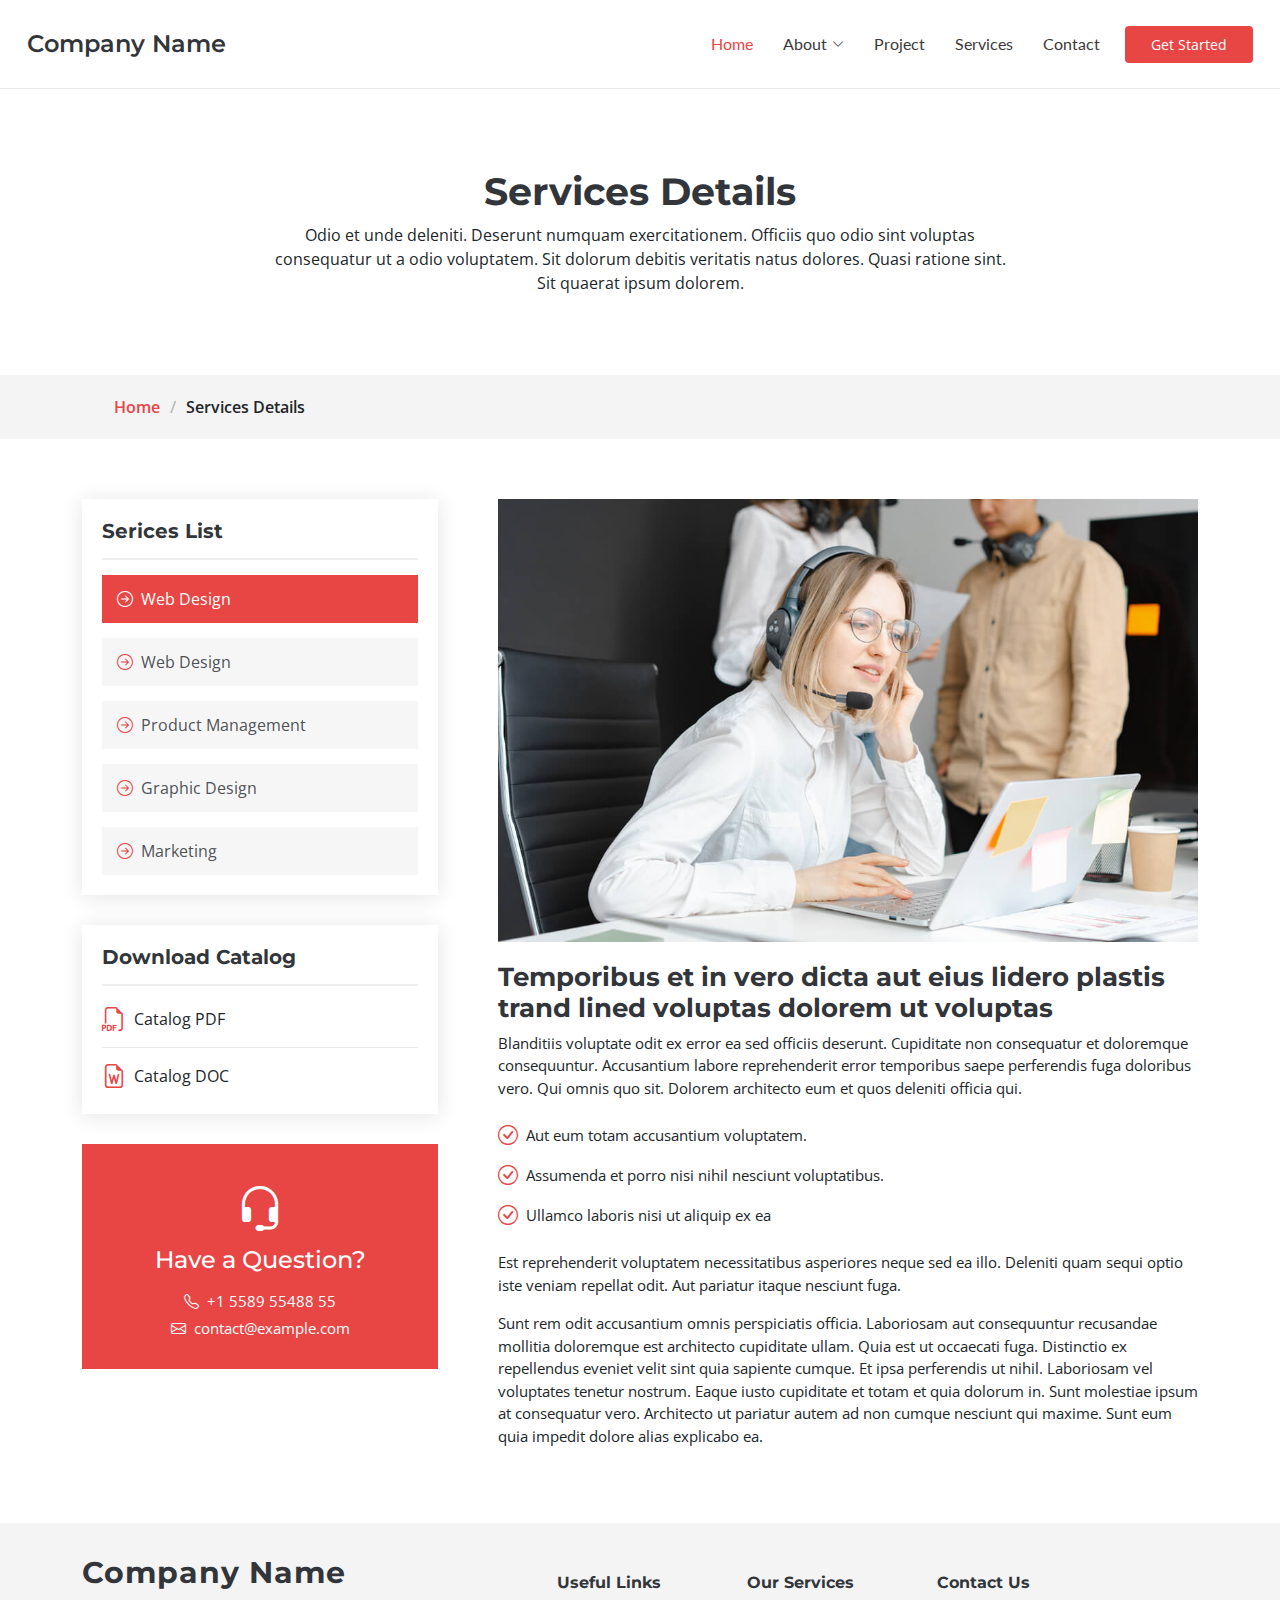
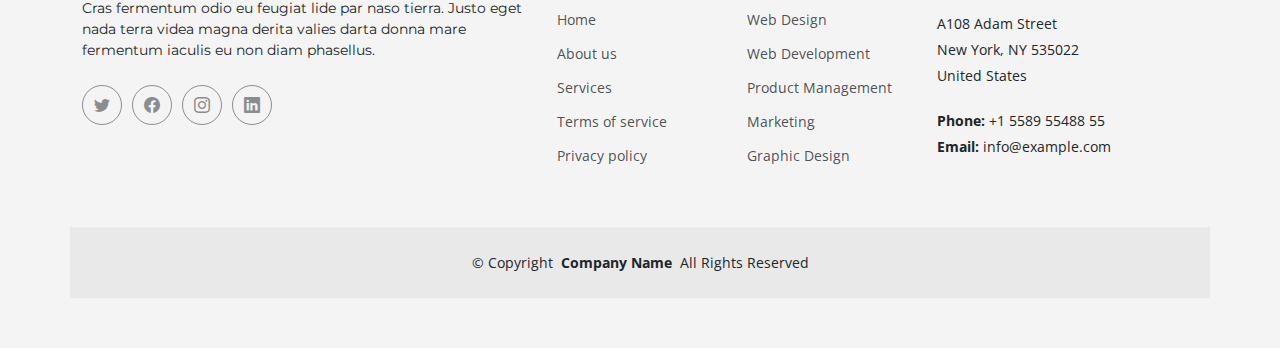
<file: Append/services-details.html>
<!DOCTYPE html>
<html lang="en">

    <head>
        <meta charset="utf-8">
        <meta content="width=device-width, initial-scale=1.0" name="viewport">

        <title>Services Details - Company Name Bootstrap Template</title>
        <meta content="" name="description">
        <meta content="" name="keywords">

        <!-- Favicons -->
        <link href="assets/img/favicon.png" rel="icon">
        <link href="assets/img/apple-touch-icon.png" rel="apple-touch-icon">

        <!-- Fonts -->
        <link href="https://fonts.googleapis.com" rel="preconnect">
        <link href="https://fonts.gstatic.com" rel="preconnect" crossorigin>
        <link href="https://fonts.googleapis.com/css2?family=Open+Sans:ital,wght@0,300;0,400;0,500;0,600;0,700;0,800;1,300;1,400;1,500;1,600;1,700;1,800&family=Montserrat:ital,wght@0,100;0,200;0,300;0,400;0,500;0,600;0,700;0,800;0,900;1,100;1,200;1,300;1,400;1,500;1,600;1,700;1,800;1,900&family=Lato:ital,wght@0,100;0,300;0,400;0,700;0,900;1,100;1,300;1,400;1,700;1,900&display=swap" rel="stylesheet">

        <!-- Vendor CSS Files -->
        <link href="assets/vendor/bootstrap/css/bootstrap.min.css" rel="stylesheet">
        <link href="assets/vendor/bootstrap-icons/bootstrap-icons.css" rel="stylesheet">
        <link href="assets/vendor/glightbox/css/glightbox.min.css" rel="stylesheet">
        <link href="assets/vendor/swiper/swiper-bundle.min.css" rel="stylesheet">
        <link href="assets/vendor/aos/aos.css" rel="stylesheet">

        <!-- Template Main CSS File -->
        <link href="assets/css/main.css" rel="stylesheet">
        <link href="assets/css/custom.css" rel="stylesheet">

    </head>

    <body class="services-details-page" data-bs-spy="scroll" data-bs-target="#navmenu">

        <!-- ======= Header ======= -->
        <header id="header" class="header sticky-top d-flex align-items-center">
            <div class="container-fluid d-flex align-items-center justify-content-between">

                <a href="index.html" class="logo d-flex align-items-center me-auto me-xl-0">
                    <!-- Uncomment the line below if you also wish to use an image logo -->
                    <!-- <img src="assets/img/logo.png" alt=""> -->
                    <h1>Company Name</h1>
                    <span></span>
                </a>

                <div id="backFlex">
                    <!-- Nav Menu -->
                    <nav id="navmenu" class="navmenu">
                        <ul>
                            <li><a href="index.html#hero" class="active">Home</a></li>
                            <li class="dropdown has-dropdown"><a href=""><span>About</span> <i class="bi bi-chevron-down"></i></a>
                                <ul class="dd-box-shadow">
                                    <li><a href="whoWeAre.html">Who We Are</a></li>            
                                    <li><a href="team.html">Team</a></li>            
                                </ul>
                            </li>
                            <li><a href="project.html">Project</a></li>
                            <li><a href="services.html">Services</a></li>               
                            <li><a href="contact.html">Contact</a></li>
                        </ul>

                        <i class="mobile-nav-toggle d-xl-none bi bi-list"></i>
                    </nav><!-- End Nav Menu -->

                    <a class="btn-getstarted" href="index.html#about">Get Started</a>
                </div>

            </div>
        </header><!-- End Header -->

        <main id="main">

            <!-- Page Title -->
            <div data-aos="fade" class="page-title">
                <div class="heading">
                    <div class="container">
                        <div class="row d-flex justify-content-center text-center">
                            <div class="col-lg-8">
                                <h1>Services Details</h1>
                                <p class="mb-0">Odio et unde deleniti. Deserunt numquam exercitationem. Officiis quo odio sint voluptas consequatur ut a odio voluptatem. Sit dolorum debitis veritatis natus dolores. Quasi ratione sint. Sit quaerat ipsum dolorem.</p>
                            </div>
                        </div>
                    </div>
                </div>
                <nav class="breadcrumbs">
                    <div class="container">
                        <ol>
                            <li><a href="index.html">Home</a></li>
                            <li class="current">Services Details</li>
                        </ol>
                    </div>
                </nav>
            </div><!-- End Page Title -->

            <!-- Service Details Section -->
            <section id="service-details" class="service-details">

                <div class="container">

                    <div class="row gy-5">

                        <div class="col-lg-4" data-aos="fade-up" data-aos-delay="100">

                            <div class="service-box">
                                <h4>Serices List</h4>
                                <div class="services-list">
                                    <a href="#" class="active"><i class="bi bi-arrow-right-circle"></i><span>Web Design</span></a>
                                    <a href="#"><i class="bi bi-arrow-right-circle"></i><span>Web Design</span></a>
                                    <a href="#"><i class="bi bi-arrow-right-circle"></i><span>Product Management</span></a>
                                    <a href="#"><i class="bi bi-arrow-right-circle"></i><span>Graphic Design</span></a>
                                    <a href="#"><i class="bi bi-arrow-right-circle"></i><span>Marketing</span></a>
                                </div>
                            </div><!-- End Services List -->

                            <div class="service-box">
                                <h4>Download Catalog</h4>
                                <div class="download-catalog">
                                    <a href="#"><i class="bi bi-filetype-pdf"></i><span>Catalog PDF</span></a>
                                    <a href="#"><i class="bi bi-file-earmark-word"></i><span>Catalog DOC</span></a>
                                </div>
                            </div><!-- End Services List -->

                            <div class="help-box d-flex flex-column justify-content-center align-items-center">
                                <i class="bi bi-headset help-icon"></i>
                                <h4>Have a Question?</h4>
                                <p class="d-flex align-items-center mt-2 mb-0"><i class="bi bi-telephone me-2"></i> <span>+1 5589 55488 55</span></p>
                                <p class="d-flex align-items-center mt-1 mb-0"><i class="bi bi-envelope me-2"></i> <a href="mailto:contact@example.com">contact@example.com</a></span></p>
                            </div>

                        </div>

                        <div class="col-lg-8 ps-lg-5" data-aos="fade-up" data-aos-delay="200">
                            <img src="assets/img/services.jpg" alt="" class="img-fluid services-img">
                            <h3>Temporibus et in vero dicta aut eius lidero plastis trand lined voluptas dolorem ut voluptas</h3>
                            <p>
                                Blanditiis voluptate odit ex error ea sed officiis deserunt. Cupiditate non consequatur et doloremque consequuntur. Accusantium labore reprehenderit error temporibus saepe perferendis fuga doloribus vero. Qui omnis quo sit. Dolorem architecto eum et quos deleniti officia qui.
                            </p>
                            <ul>
                                <li><i class="bi bi-check-circle"></i> <span>Aut eum totam accusantium voluptatem.</span></li>
                                <li><i class="bi bi-check-circle"></i> <span>Assumenda et porro nisi nihil nesciunt voluptatibus.</span></li>
                                <li><i class="bi bi-check-circle"></i> <span>Ullamco laboris nisi ut aliquip ex ea</span></li>
                            </ul>
                            <p>
                                Est reprehenderit voluptatem necessitatibus asperiores neque sed ea illo. Deleniti quam sequi optio iste veniam repellat odit. Aut pariatur itaque nesciunt fuga.
                            </p>
                            <p>
                                Sunt rem odit accusantium omnis perspiciatis officia. Laboriosam aut consequuntur recusandae mollitia doloremque est architecto cupiditate ullam. Quia est ut occaecati fuga. Distinctio ex repellendus eveniet velit sint quia sapiente cumque. Et ipsa perferendis ut nihil. Laboriosam vel voluptates tenetur nostrum. Eaque iusto cupiditate et totam et quia dolorum in. Sunt molestiae ipsum at consequatur vero. Architecto ut pariatur autem ad non cumque nesciunt qui maxime. Sunt eum quia impedit dolore alias explicabo ea.
                            </p>
                        </div>

                    </div>

                </div>

            </section><!-- End Service-details Section -->

        </main>

        <!-- ======= Footer ======= -->
        <footer id="footer" class="footer">

            <div class="container footer-top">
                <div class="row gy-4">
                    <div class="col-lg-5 col-md-12 footer-about">
                        <a href="index.html" class="logo d-flex align-items-center">
                            <span>Company Name</span>
                        </a>
                        <p>Cras fermentum odio eu feugiat lide par naso tierra. Justo eget nada terra videa magna derita valies darta donna mare fermentum iaculis eu non diam phasellus.</p>
                        <div class="social-links d-flex mt-4">
                            <a href=""><i class="bi bi-twitter"></i></a>
                            <a href=""><i class="bi bi-facebook"></i></a>
                            <a href=""><i class="bi bi-instagram"></i></a>
                            <a href=""><i class="bi bi-linkedin"></i></a>
                        </div>
                    </div>

                    <div class="col-lg-2 col-6 footer-links">
                        <h4>Useful Links</h4>
                        <ul>
                            <li><a href="#">Home</a></li>
                            <li><a href="#">About us</a></li>
                            <li><a href="#">Services</a></li>
                            <li><a href="#">Terms of service</a></li>
                            <li><a href="#">Privacy policy</a></li>
                        </ul>
                    </div>

                    <div class="col-lg-2 col-6 footer-links">
                        <h4>Our Services</h4>
                        <ul>
                            <li><a href="#">Web Design</a></li>
                            <li><a href="#">Web Development</a></li>
                            <li><a href="#">Product Management</a></li>
                            <li><a href="#">Marketing</a></li>
                            <li><a href="#">Graphic Design</a></li>
                        </ul>
                    </div>

                    <div class="col-lg-3 col-md-12 footer-contact text-center text-md-start">
                        <h4>Contact Us</h4>
                        <p>A108 Adam Street</p>
                        <p>New York, NY 535022</p>
                        <p>United States</p>
                        <p class="mt-4"><strong>Phone:</strong> <span>+1 5589 55488 55</span></p>
                        <p><strong>Email:</strong> <span>info@example.com</span></p>
                    </div>

                </div>
            </div>

            <div class="container copyright text-center mt-4">
                <p>&copy; <span>Copyright</span> <strong class="px-1">Company Name</strong> <span>All Rights Reserved</span></p>

            </div>

        </footer><!-- End Footer -->

        <!-- Scroll Top Button -->
        <a href="#" id="scroll-top" class="scroll-top d-flex align-items-center justify-content-center"><i class="bi bi-arrow-up-short"></i></a>

        <!-- Preloader -->
        <div id="preloader">
            <div></div>
            <div></div>
            <div></div>
            <div></div>
        </div>

        <!-- Vendor JS Files -->
        <script src="assets/vendor/bootstrap/js/bootstrap.bundle.min.js"></script>
        <script src="assets/vendor/glightbox/js/glightbox.min.js"></script>
        <script src="assets/vendor/purecounter/purecounter_vanilla.js"></script>
        <script src="assets/vendor/isotope-layout/isotope.pkgd.min.js"></script>
        <script src="assets/vendor/swiper/swiper-bundle.min.js"></script>
        <script src="assets/vendor/aos/aos.js"></script>
        <script src="assets/vendor/php-email-form/validate.js"></script>

        <!-- Template Main JS File -->
        <script src="assets/js/main.js"></script>

    </body>

</html>
</file>
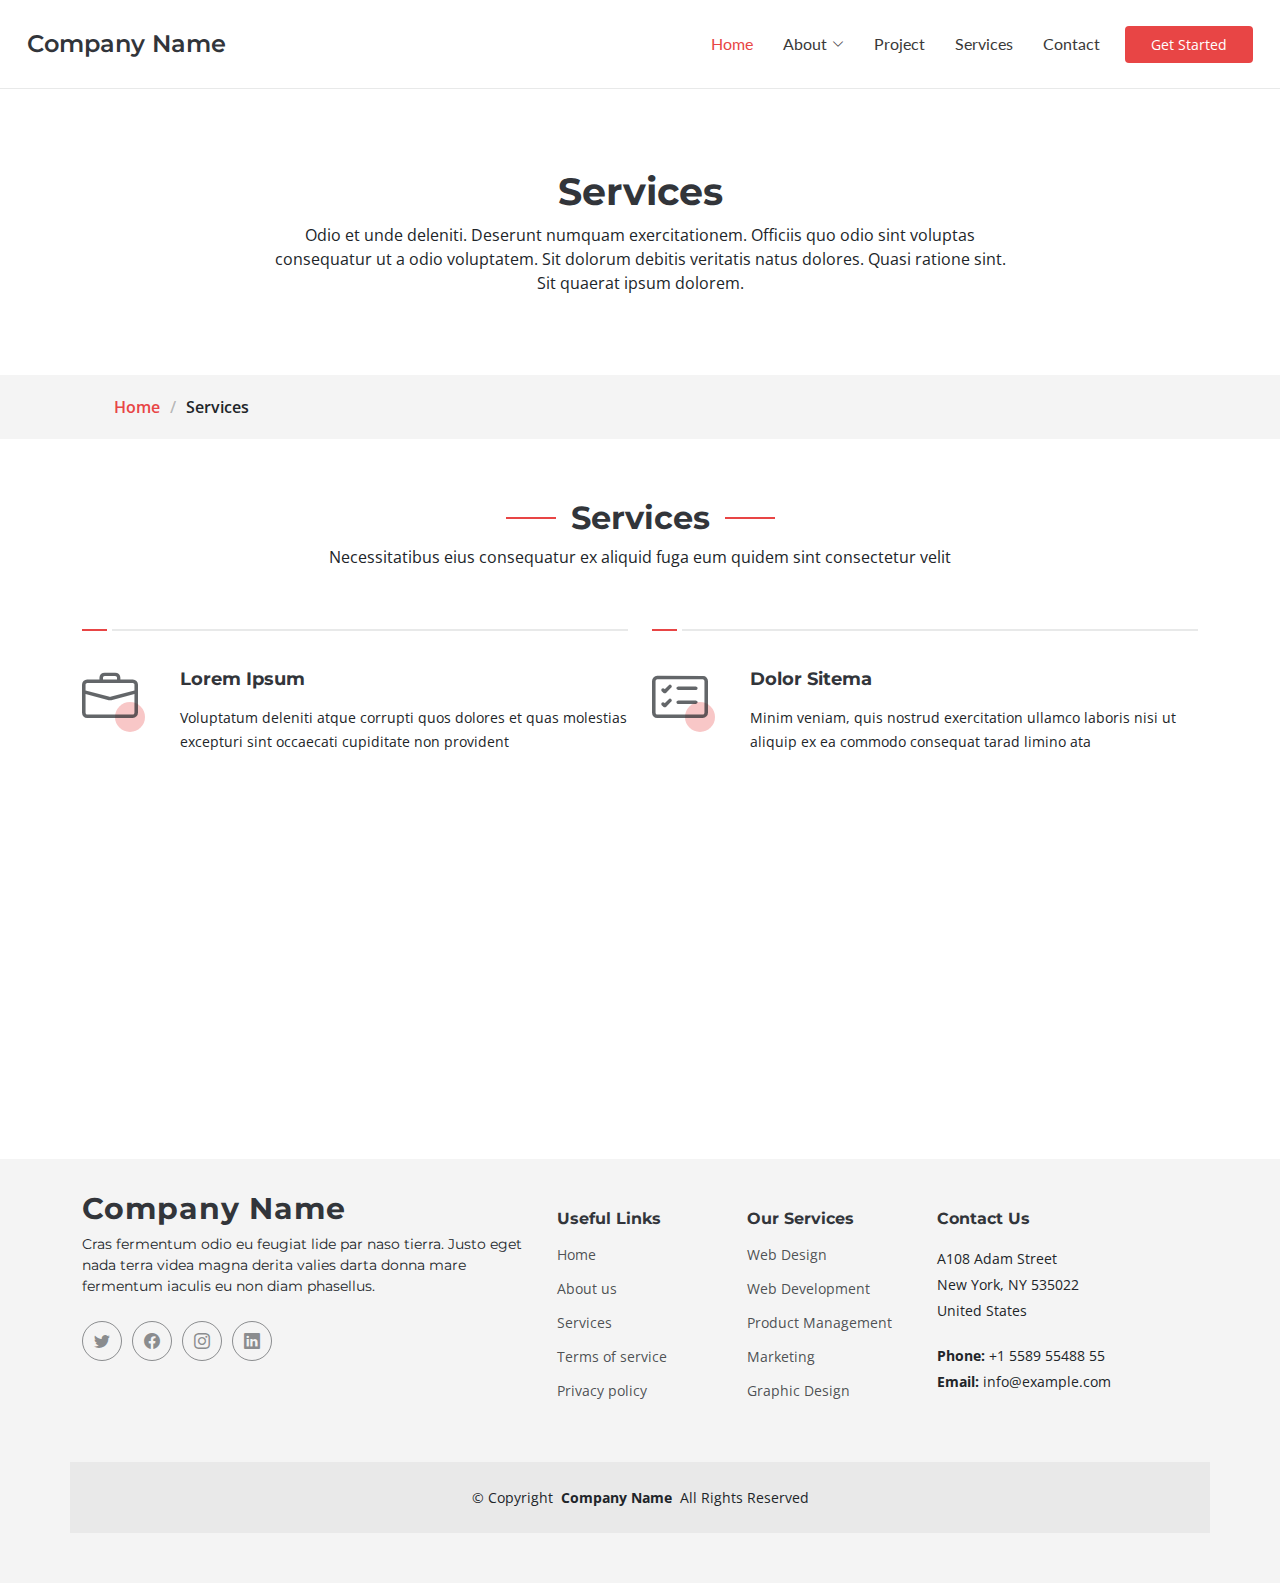
<file: Append/services.html>
<!DOCTYPE html>
<html lang="en">

    <head>
        <meta charset="utf-8">
        <meta content="width=device-width, initial-scale=1.0" name="viewport">

        <title>Company Name</title>
        <meta content="" name="description">
        <meta content="" name="keywords">

        <!-- Favicons -->
        <link href="assets/img/favicon.png" rel="icon">
        <link href="assets/img/apple-touch-icon.png" rel="apple-touch-icon">

        <!-- Fonts -->
        <link href="https://fonts.googleapis.com" rel="preconnect">
        <link href="https://fonts.gstatic.com" rel="preconnect" crossorigin>
        <link href="https://fonts.googleapis.com/css2?family=Open+Sans:ital,wght@0,300;0,400;0,500;0,600;0,700;0,800;1,300;1,400;1,500;1,600;1,700;1,800&family=Montserrat:ital,wght@0,100;0,200;0,300;0,400;0,500;0,600;0,700;0,800;0,900;1,100;1,200;1,300;1,400;1,500;1,600;1,700;1,800;1,900&family=Lato:ital,wght@0,100;0,300;0,400;0,700;0,900;1,100;1,300;1,400;1,700;1,900&display=swap" rel="stylesheet">

        <!-- Vendor CSS Files -->
        <link href="assets/vendor/bootstrap/css/bootstrap.min.css" rel="stylesheet">
        <link href="assets/vendor/bootstrap-icons/bootstrap-icons.css" rel="stylesheet">
        <link href="assets/vendor/glightbox/css/glightbox.min.css" rel="stylesheet">
        <link href="assets/vendor/swiper/swiper-bundle.min.css" rel="stylesheet">
        <link href="assets/vendor/aos/aos.css" rel="stylesheet">

        <!-- Template Main CSS File -->
        <link href="assets/css/main.css" rel="stylesheet">
        <link href="assets/css/custom.css" rel="stylesheet">

       
    </head>

    <body class="blog-page" data-bs-spy="scroll" data-bs-target="#navmenu">

        <!-- ======= Header ======= -->
        <header id="header" class="header sticky-top d-flex align-items-center">
            <div class="container-fluid d-flex align-items-center justify-content-between">

                <a href="index.html" class="logo d-flex align-items-center me-auto me-xl-0">
                    <!-- Uncomment the line below if you also wish to use an image logo -->
                    <!-- <img src="assets/img/logo.png" alt=""> -->
                    <h1>Company Name</h1>
                    <span></span>
                </a>

                <div id="backFlex">
                    <!-- Nav Menu -->
                    <nav id="navmenu" class="navmenu">
                        <ul>
                            <li><a href="index.html#hero" class="active">Home</a></li>
                            <li class="dropdown has-dropdown"><a href=""><span>About</span> <i class="bi bi-chevron-down"></i></a>
                                <ul class="dd-box-shadow">
                                    <li><a href="whoWeAre.html">Who We Are</a></li>            
                                    <li><a href="team.html">Team</a></li>            
                                </ul>
                            </li>
                            <li><a href="project.html">Project</a></li>
                            <li><a href="services.html">Services</a></li>               
                            <li><a href="contact.html">Contact</a></li>
                        </ul>

                        <i class="mobile-nav-toggle d-xl-none bi bi-list"></i>
                    </nav><!-- End Nav Menu -->

                    <a class="btn-getstarted" href="index.html#about">Get Started</a>
                </div>

            </div>
        </header><!-- End Header -->

        <main id="main">

            <!-- Blog Page Title & Breadcrumbs -->
            <div data-aos="fade" class="page-title">
                <div class="heading">
                    <div class="container">
                        <div class="row d-flex justify-content-center text-center">
                            <div class="col-lg-8">
                                <h1>Services</h1>
                                <p class="mb-0">Odio et unde deleniti. Deserunt numquam exercitationem. Officiis quo odio sint voluptas consequatur ut a odio voluptatem. Sit dolorum debitis veritatis natus dolores. Quasi ratione sint. Sit quaerat ipsum dolorem.</p>
                            </div>
                        </div>
                    </div>
                </div>
                <nav class="breadcrumbs">
                    <div class="container">
                        <ol>
                            <li><a href="index.html">Home</a></li>
                            <li class="current">Services</li>
                        </ol>
                    </div>
                </nav>
            </div><!-- End Page Title -->

            <!-- Services Section - Home Page -->
            <section id="services" class="services">

                <!--  Section Title -->
                <div class="container section-title" data-aos="fade-up">
                    <h2>Services</h2>
                    <p>Necessitatibus eius consequatur ex aliquid fuga eum quidem sint consectetur velit</p>
                </div><!-- End Section Title -->

                <div class="container">

                    <div class="row gy-4">

                        <div class="col-lg-6 " data-aos="fade-up" data-aos-delay="100">
                            <div class="service-item d-flex">
                                <div class="icon flex-shrink-0"><i class="bi bi-briefcase"></i></div>
                                <div>
                                    <h4 class="title"><a href="services-details.html" class="stretched-link">Lorem Ipsum</a></h4>
                                    <p class="description">Voluptatum deleniti atque corrupti quos dolores et quas molestias excepturi sint occaecati cupiditate non provident</p>
                                </div>
                            </div>
                        </div>
                        <!-- End Service Item -->

                        <div class="col-lg-6 " data-aos="fade-up" data-aos-delay="200">
                            <div class="service-item d-flex">
                                <div class="icon flex-shrink-0"><i class="bi bi-card-checklist"></i></div>
                                <div>
                                    <h4 class="title"><a href="services-details.html" class="stretched-link">Dolor Sitema</a></h4>
                                    <p class="description">Minim veniam, quis nostrud exercitation ullamco laboris nisi ut aliquip ex ea commodo consequat tarad limino ata</p>
                                </div>
                            </div>
                        </div><!-- End Service Item -->

                        <div class="col-lg-6 " data-aos="fade-up" data-aos-delay="300">
                            <div class="service-item d-flex">
                                <div class="icon flex-shrink-0"><i class="bi bi-bar-chart"></i></div>
                                <div>
                                    <h4 class="title"><a href="services-details.html" class="stretched-link">Sed ut perspiciatis</a></h4>
                                    <p class="description">Duis aute irure dolor in reprehenderit in voluptate velit esse cillum dolore eu fugiat nulla pariatur</p>
                                </div>
                            </div>
                        </div><!-- End Service Item -->

                        <div class="col-lg-6 " data-aos="fade-up" data-aos-delay="400">
                            <div class="service-item d-flex">
                                <div class="icon flex-shrink-0"><i class="bi bi-binoculars"></i></div>
                                <div>
                                    <h4 class="title"><a href="services-details.html" class="stretched-link">Magni Dolores</a></h4>
                                    <p class="description">Excepteur sint occaecat cupidatat non proident, sunt in culpa qui officia deserunt mollit anim id est laborum</p>
                                </div>
                            </div>
                        </div><!-- End Service Item -->

                        <div class="col-lg-6 " data-aos="fade-up" data-aos-delay="500">
                            <div class="service-item d-flex">
                                <div class="icon flex-shrink-0"><i class="bi bi-brightness-high"></i></div>
                                <div>
                                    <h4 class="title"><a href="services-details.html" class="stretched-link">Nemo Enim</a></h4>
                                    <p class="description">At vero eos et accusamus et iusto odio dignissimos ducimus qui blanditiis praesentium voluptatum deleniti atque</p>
                                </div>
                            </div>
                        </div><!-- End Service Item -->

                        <div class="col-lg-6 " data-aos="fade-up" data-aos-delay="600">
                            <div class="service-item d-flex">
                                <div class="icon flex-shrink-0"><i class="bi bi-calendar4-week"></i></div>
                                <div>
                                    <h4 class="title"><a href="services-details.html" class="stretched-link">Eiusmod Tempor</a></h4>
                                    <p class="description">Et harum quidem rerum facilis est et expedita distinctio. Nam libero tempore, cum soluta nobis est eligendi</p>
                                </div>
                            </div>
                        </div><!-- End Service Item -->

                    </div>

                </div>

            </section><!-- End Services Section -->

        </main>

        <!-- ======= Footer ======= -->
        <footer id="footer" class="footer">

            <div class="container footer-top">
                <div class="row gy-4">
                    <div class="col-lg-5 col-md-12 footer-about">
                        <a href="index.html" class="logo d-flex align-items-center">
                            <span>Company Name</span>
                        </a>
                        <p>Cras fermentum odio eu feugiat lide par naso tierra. Justo eget nada terra videa magna derita valies darta donna mare fermentum iaculis eu non diam phasellus.</p>
                        <div class="social-links d-flex mt-4">
                            <a href=""><i class="bi bi-twitter"></i></a>
                            <a href=""><i class="bi bi-facebook"></i></a>
                            <a href=""><i class="bi bi-instagram"></i></a>
                            <a href=""><i class="bi bi-linkedin"></i></a>
                        </div>
                    </div>

                    <div class="col-lg-2 col-6 footer-links">
                        <h4>Useful Links</h4>
                        <ul>
                            <li><a href="#">Home</a></li>
                            <li><a href="#">About us</a></li>
                            <li><a href="#">Services</a></li>
                            <li><a href="#">Terms of service</a></li>
                            <li><a href="#">Privacy policy</a></li>
                        </ul>
                    </div>

                    <div class="col-lg-2 col-6 footer-links">
                        <h4>Our Services</h4>
                        <ul>
                            <li><a href="#">Web Design</a></li>
                            <li><a href="#">Web Development</a></li>
                            <li><a href="#">Product Management</a></li>
                            <li><a href="#">Marketing</a></li>
                            <li><a href="#">Graphic Design</a></li>
                        </ul>
                    </div>

                    <div class="col-lg-3 col-md-12 footer-contact text-center text-md-start">
                        <h4>Contact Us</h4>
                        <p>A108 Adam Street</p>
                        <p>New York, NY 535022</p>
                        <p>United States</p>
                        <p class="mt-4"><strong>Phone:</strong> <span>+1 5589 55488 55</span></p>
                        <p><strong>Email:</strong> <span>info@example.com</span></p>
                    </div>

                </div>
            </div>

            <div class="container copyright text-center mt-4">
                <p>&copy; <span>Copyright</span> <strong class="px-1">Company Name</strong> <span>All Rights Reserved</span></p>
               
            </div>

        </footer><!-- End Footer -->

        <!-- Scroll Top Button -->
        <a href="#" id="scroll-top" class="scroll-top d-flex align-items-center justify-content-center"><i class="bi bi-arrow-up-short"></i></a>

        <!-- Preloader -->
        <div id="preloader">
            <div></div>
            <div></div>
            <div></div>
            <div></div>
        </div>

        <!-- Vendor JS Files -->
        <script src="assets/vendor/bootstrap/js/bootstrap.bundle.min.js"></script>
        <script src="assets/vendor/glightbox/js/glightbox.min.js"></script>
        <script src="assets/vendor/purecounter/purecounter_vanilla.js"></script>
        <script src="assets/vendor/isotope-layout/isotope.pkgd.min.js"></script>
        <script src="assets/vendor/swiper/swiper-bundle.min.js"></script>
        <script src="assets/vendor/aos/aos.js"></script>
        <script src="assets/vendor/php-email-form/validate.js"></script>

        <!-- Template Main JS File -->
        <script src="assets/js/main.js"></script>

    </body>

</html>
</file>
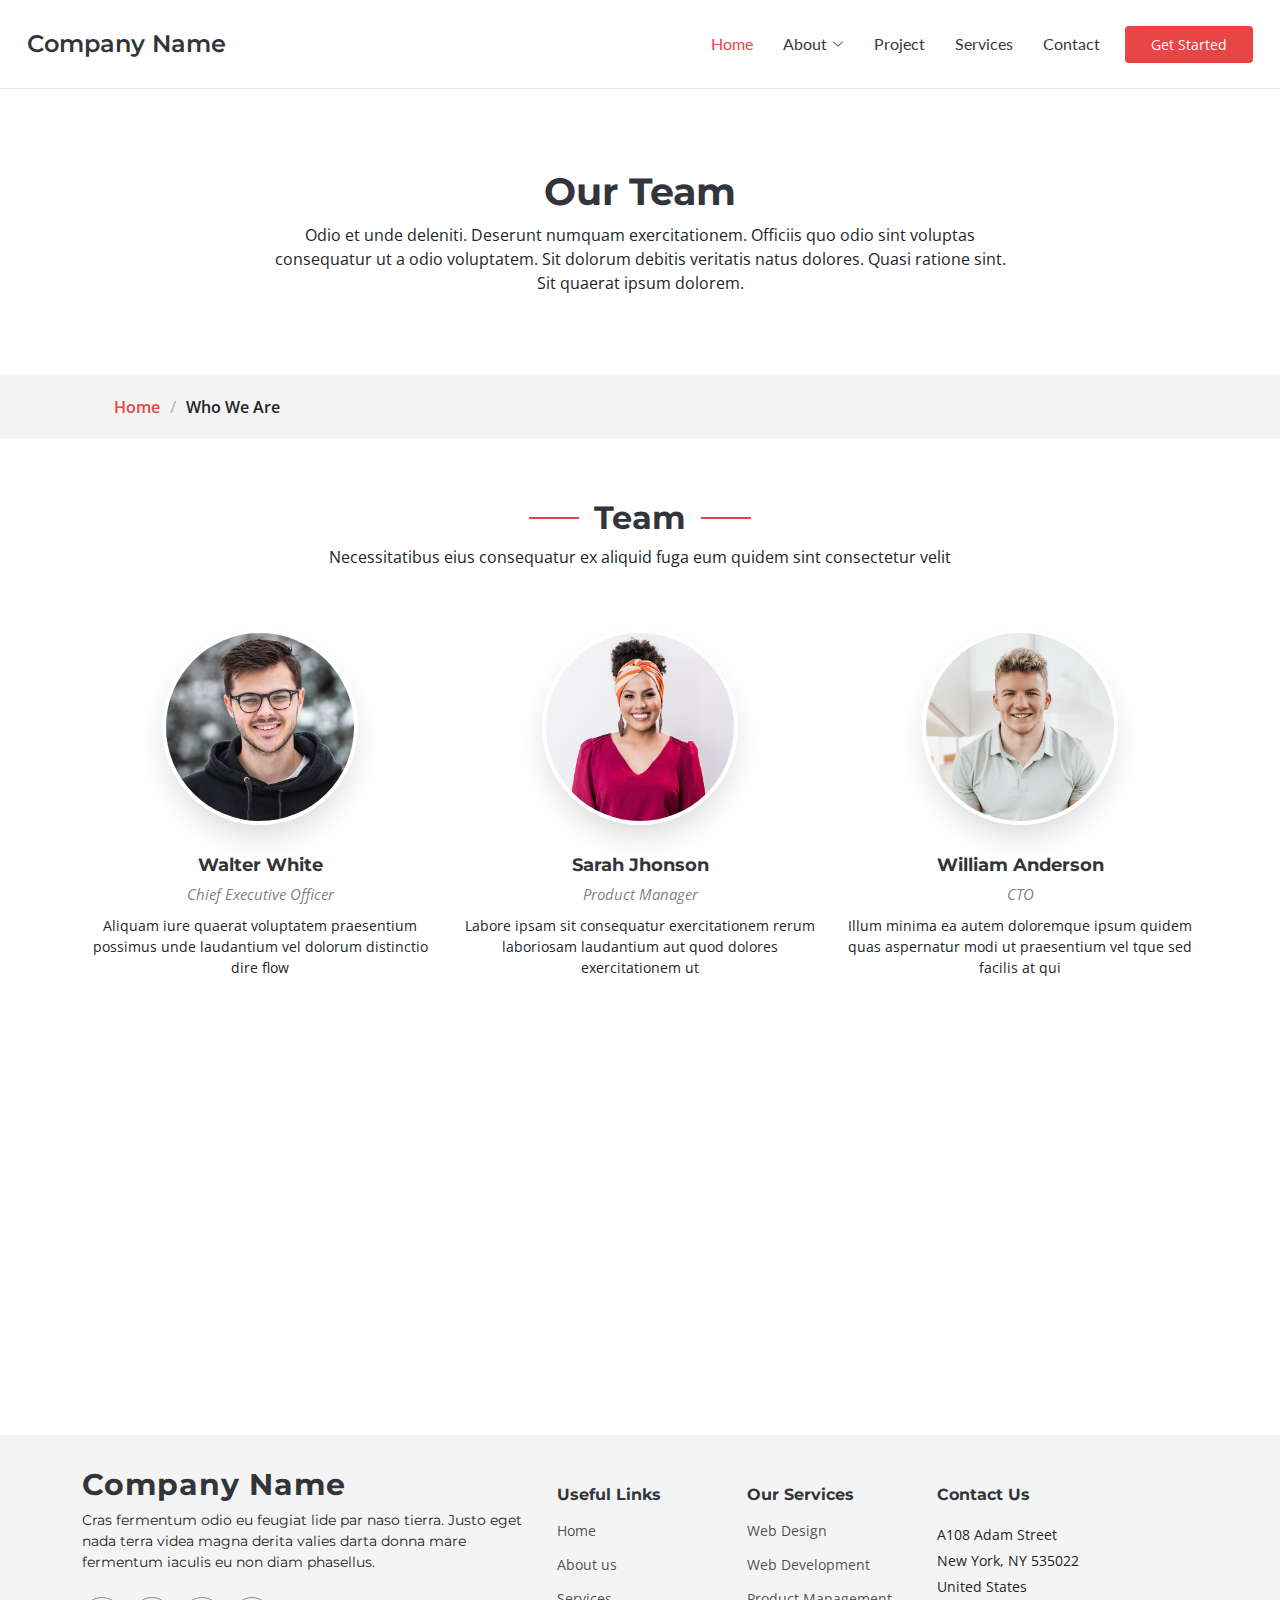
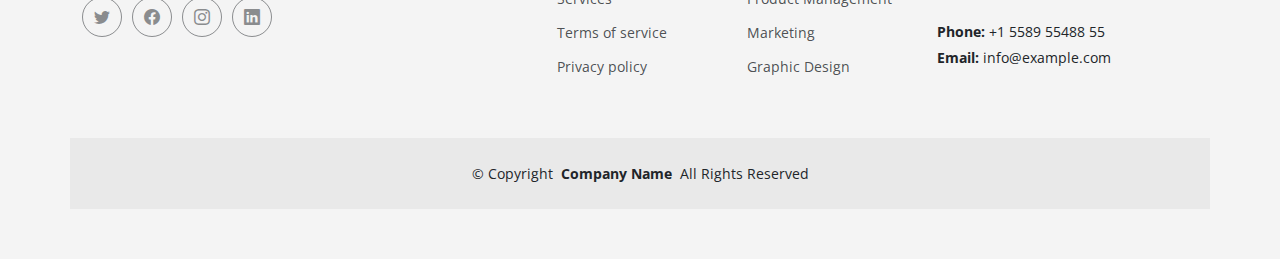
<file: Append/team.html>
<!DOCTYPE html>
<html lang="en">

    <head>
        <meta charset="utf-8">
        <meta content="width=device-width, initial-scale=1.0" name="viewport">

        <title>Company Name</title>
        <meta content="" name="description">
        <meta content="" name="keywords">

        <!-- Favicons -->
        <link href="assets/img/favicon.png" rel="icon">
        <link href="assets/img/apple-touch-icon.png" rel="apple-touch-icon">

        <!-- Fonts -->
        <link href="https://fonts.googleapis.com" rel="preconnect">
        <link href="https://fonts.gstatic.com" rel="preconnect" crossorigin>
        <link href="https://fonts.googleapis.com/css2?family=Open+Sans:ital,wght@0,300;0,400;0,500;0,600;0,700;0,800;1,300;1,400;1,500;1,600;1,700;1,800&family=Montserrat:ital,wght@0,100;0,200;0,300;0,400;0,500;0,600;0,700;0,800;0,900;1,100;1,200;1,300;1,400;1,500;1,600;1,700;1,800;1,900&family=Lato:ital,wght@0,100;0,300;0,400;0,700;0,900;1,100;1,300;1,400;1,700;1,900&display=swap" rel="stylesheet">

        <!-- Vendor CSS Files -->
        <link href="assets/vendor/bootstrap/css/bootstrap.min.css" rel="stylesheet">
        <link href="assets/vendor/bootstrap-icons/bootstrap-icons.css" rel="stylesheet">
        <link href="assets/vendor/glightbox/css/glightbox.min.css" rel="stylesheet">
        <link href="assets/vendor/swiper/swiper-bundle.min.css" rel="stylesheet">
        <link href="assets/vendor/aos/aos.css" rel="stylesheet">

        <!-- Template Main CSS File -->
        <link href="assets/css/main.css" rel="stylesheet">
        <link href="assets/css/custom.css" rel="stylesheet">

      
    </head>

    <body class="blog-page" data-bs-spy="scroll" data-bs-target="#navmenu">

        <!-- ======= Header ======= -->
        <header id="header" class="header sticky-top d-flex align-items-center">
            <div class="container-fluid d-flex align-items-center justify-content-between">

                <a href="index.html" class="logo d-flex align-items-center me-auto me-xl-0">
                    <!-- Uncomment the line below if you also wish to use an image logo -->
                    <!-- <img src="assets/img/logo.png" alt=""> -->
                    <h1>Company Name</h1>
                    <span></span>
                </a>

                <div id="backFlex">
                    <!-- Nav Menu -->
                    <nav id="navmenu" class="navmenu">
                        <ul>
                            <li><a href="index.html#hero" class="active">Home</a></li>
                            <li class="dropdown has-dropdown"><a href=""><span>About</span> <i class="bi bi-chevron-down"></i></a>
                                <ul class="dd-box-shadow">
                                    <li><a href="whoWeAre.html">Who We Are</a></li>            
                                    <li><a href="team.html">Team</a></li>            
                                </ul>
                            </li>
                            <li><a href="project.html">Project</a></li>
                            <li><a href="services.html">Services</a></li>               
                            <li><a href="contact.html">Contact</a></li>
                        </ul>

                        <i class="mobile-nav-toggle d-xl-none bi bi-list"></i>
                    </nav><!-- End Nav Menu -->

                    <a class="btn-getstarted" href="index.html#about">Get Started</a>
                </div>

            </div>
        </header><!-- End Header -->

        <main id="main">

            <!-- Blog Page Title & Breadcrumbs -->
            <div data-aos="fade" class="page-title">
                <div class="heading">
                    <div class="container">
                        <div class="row d-flex justify-content-center text-center">
                            <div class="col-lg-8">
                                <h1>Our Team</h1>
                                <p class="mb-0">Odio et unde deleniti. Deserunt numquam exercitationem. Officiis quo odio sint voluptas consequatur ut a odio voluptatem. Sit dolorum debitis veritatis natus dolores. Quasi ratione sint. Sit quaerat ipsum dolorem.</p>
                            </div>
                        </div>
                    </div>
                </div>
                <nav class="breadcrumbs">
                    <div class="container">
                        <ol>
                            <li><a href="index.html">Home</a></li>
                            <li class="current">Who We Are</li>
                        </ol>
                    </div>
                </nav>
            </div><!-- End Page Title -->

            <!-- Team Section - Home Page -->
            <section id="team" class="team">

                <!--  Section Title -->
                <div class="container section-title" data-aos="fade-up">
                    <h2>Team</h2>
                    <p>Necessitatibus eius consequatur ex aliquid fuga eum quidem sint consectetur velit</p>
                </div><!-- End Section Title -->

                <div class="container">

                    <div class="row gy-5">

                        <div class="col-lg-4 col-md-6 member" data-aos="fade-up" data-aos-delay="100">
                            <div class="member-img">
                                <img src="assets/img/team/team-1.jpg" class="img-fluid" alt="">
                                <div class="social">
                                    <a href="#"><i class="bi bi-twitter"></i></a>
                                    <a href="#"><i class="bi bi-facebook"></i></a>
                                    <a href="#"><i class="bi bi-instagram"></i></a>
                                    <a href="#"><i class="bi bi-linkedin"></i></a>
                                </div>
                            </div>
                            <div class="member-info text-center">
                                <h4>Walter White</h4>
                                <span>Chief Executive Officer</span>
                                <p>Aliquam iure quaerat voluptatem praesentium possimus unde laudantium vel dolorum distinctio dire flow</p>
                            </div>
                        </div><!-- End Team Member -->

                        <div class="col-lg-4 col-md-6 member" data-aos="fade-up" data-aos-delay="200">
                            <div class="member-img">
                                <img src="assets/img/team/team-2.jpg" class="img-fluid" alt="">
                                <div class="social">
                                    <a href="#"><i class="bi bi-twitter"></i></a>
                                    <a href="#"><i class="bi bi-facebook"></i></a>
                                    <a href="#"><i class="bi bi-instagram"></i></a>
                                    <a href="#"><i class="bi bi-linkedin"></i></a>
                                </div>
                            </div>
                            <div class="member-info text-center">
                                <h4>Sarah Jhonson</h4>
                                <span>Product Manager</span>
                                <p>Labore ipsam sit consequatur exercitationem rerum laboriosam laudantium aut quod dolores exercitationem ut</p>
                            </div>
                        </div><!-- End Team Member -->

                        <div class="col-lg-4 col-md-6 member" data-aos="fade-up" data-aos-delay="300">
                            <div class="member-img">
                                <img src="assets/img/team/team-3.jpg" class="img-fluid" alt="">
                                <div class="social">
                                    <a href="#"><i class="bi bi-twitter"></i></a>
                                    <a href="#"><i class="bi bi-facebook"></i></a>
                                    <a href="#"><i class="bi bi-instagram"></i></a>
                                    <a href="#"><i class="bi bi-linkedin"></i></a>
                                </div>
                            </div>
                            <div class="member-info text-center">
                                <h4>William Anderson</h4>
                                <span>CTO</span>
                                <p>Illum minima ea autem doloremque ipsum quidem quas aspernatur modi ut praesentium vel tque sed facilis at qui</p>
                            </div>
                        </div><!-- End Team Member -->

                        <div class="col-lg-4 col-md-6 member" data-aos="fade-up" data-aos-delay="400">
                            <div class="member-img">
                                <img src="assets/img/team/team-4.jpg" class="img-fluid" alt="">
                                <div class="social">
                                    <a href="#"><i class="bi bi-twitter"></i></a>
                                    <a href="#"><i class="bi bi-facebook"></i></a>
                                    <a href="#"><i class="bi bi-instagram"></i></a>
                                    <a href="#"><i class="bi bi-linkedin"></i></a>
                                </div>
                            </div>
                            <div class="member-info text-center">
                                <h4>Amanda Jepson</h4>
                                <span>Accountant</span>
                                <p>Magni voluptatem accusamus assumenda cum nisi aut qui dolorem voluptate sed et veniam quasi quam consectetur</p>
                            </div>
                        </div><!-- End Team Member -->

                        <div class="col-lg-4 col-md-6 member" data-aos="fade-up" data-aos-delay="500">
                            <div class="member-img">
                                <img src="assets/img/team/team-5.jpg" class="img-fluid" alt="">
                                <div class="social">
                                    <a href="#"><i class="bi bi-twitter"></i></a>
                                    <a href="#"><i class="bi bi-facebook"></i></a>
                                    <a href="#"><i class="bi bi-instagram"></i></a>
                                    <a href="#"><i class="bi bi-linkedin"></i></a>
                                </div>
                            </div>
                            <div class="member-info text-center">
                                <h4>Brian Doe</h4>
                                <span>Marketing</span>
                                <p>Qui consequuntur quos accusamus magnam quo est molestiae eius laboriosam sunt doloribus quia impedit laborum velit</p>
                            </div>
                        </div><!-- End Team Member -->

                        <div class="col-lg-4 col-md-6 member" data-aos="fade-up" data-aos-delay="600">
                            <div class="member-img">
                                <img src="assets/img/team/team-6.jpg" class="img-fluid" alt="">
                                <div class="social">
                                    <a href="#"><i class="bi bi-twitter"></i></a>
                                    <a href="#"><i class="bi bi-facebook"></i></a>
                                    <a href="#"><i class="bi bi-instagram"></i></a>
                                    <a href="#"><i class="bi bi-linkedin"></i></a>
                                </div>
                            </div>
                            <div class="member-info text-center">
                                <h4>Josepha Palas</h4>
                                <span>Operation</span>
                                <p>Sint sint eveniet explicabo amet consequatur nesciunt error enim rerum earum et omnis fugit eligendi cupiditate vel</p>
                            </div>
                        </div><!-- End Team Member -->

                    </div>

                </div>

            </section><!-- End Team Section -->

        </main>

        <!-- ======= Footer ======= -->
        <footer id="footer" class="footer">

            <div class="container footer-top">
                <div class="row gy-4">
                    <div class="col-lg-5 col-md-12 footer-about">
                        <a href="index.html" class="logo d-flex align-items-center">
                            <span>Company Name</span>
                        </a>
                        <p>Cras fermentum odio eu feugiat lide par naso tierra. Justo eget nada terra videa magna derita valies darta donna mare fermentum iaculis eu non diam phasellus.</p>
                        <div class="social-links d-flex mt-4">
                            <a href=""><i class="bi bi-twitter"></i></a>
                            <a href=""><i class="bi bi-facebook"></i></a>
                            <a href=""><i class="bi bi-instagram"></i></a>
                            <a href=""><i class="bi bi-linkedin"></i></a>
                        </div>
                    </div>

                    <div class="col-lg-2 col-6 footer-links">
                        <h4>Useful Links</h4>
                        <ul>
                            <li><a href="#">Home</a></li>
                            <li><a href="#">About us</a></li>
                            <li><a href="#">Services</a></li>
                            <li><a href="#">Terms of service</a></li>
                            <li><a href="#">Privacy policy</a></li>
                        </ul>
                    </div>

                    <div class="col-lg-2 col-6 footer-links">
                        <h4>Our Services</h4>
                        <ul>
                            <li><a href="#">Web Design</a></li>
                            <li><a href="#">Web Development</a></li>
                            <li><a href="#">Product Management</a></li>
                            <li><a href="#">Marketing</a></li>
                            <li><a href="#">Graphic Design</a></li>
                        </ul>
                    </div>

                    <div class="col-lg-3 col-md-12 footer-contact text-center text-md-start">
                        <h4>Contact Us</h4>
                        <p>A108 Adam Street</p>
                        <p>New York, NY 535022</p>
                        <p>United States</p>
                        <p class="mt-4"><strong>Phone:</strong> <span>+1 5589 55488 55</span></p>
                        <p><strong>Email:</strong> <span>info@example.com</span></p>
                    </div>

                </div>
            </div>

            <div class="container copyright text-center mt-4">
                <p>&copy; <span>Copyright</span> <strong class="px-1">Company Name</strong> <span>All Rights Reserved</span></p>
                
            </div>

        </footer><!-- End Footer -->

        <!-- Scroll Top Button -->
        <a href="#" id="scroll-top" class="scroll-top d-flex align-items-center justify-content-center"><i class="bi bi-arrow-up-short"></i></a>

        <!-- Preloader -->
        <div id="preloader">
            <div></div>
            <div></div>
            <div></div>
            <div></div>
        </div>

        <!-- Vendor JS Files -->
        <script src="assets/vendor/bootstrap/js/bootstrap.bundle.min.js"></script>
        <script src="assets/vendor/glightbox/js/glightbox.min.js"></script>
        <script src="assets/vendor/purecounter/purecounter_vanilla.js"></script>
        <script src="assets/vendor/isotope-layout/isotope.pkgd.min.js"></script>
        <script src="assets/vendor/swiper/swiper-bundle.min.js"></script>
        <script src="assets/vendor/aos/aos.js"></script>
        <script src="assets/vendor/php-email-form/validate.js"></script>

        <!-- Template Main JS File -->
        <script src="assets/js/main.js"></script>

    </body>

</html>
</file>
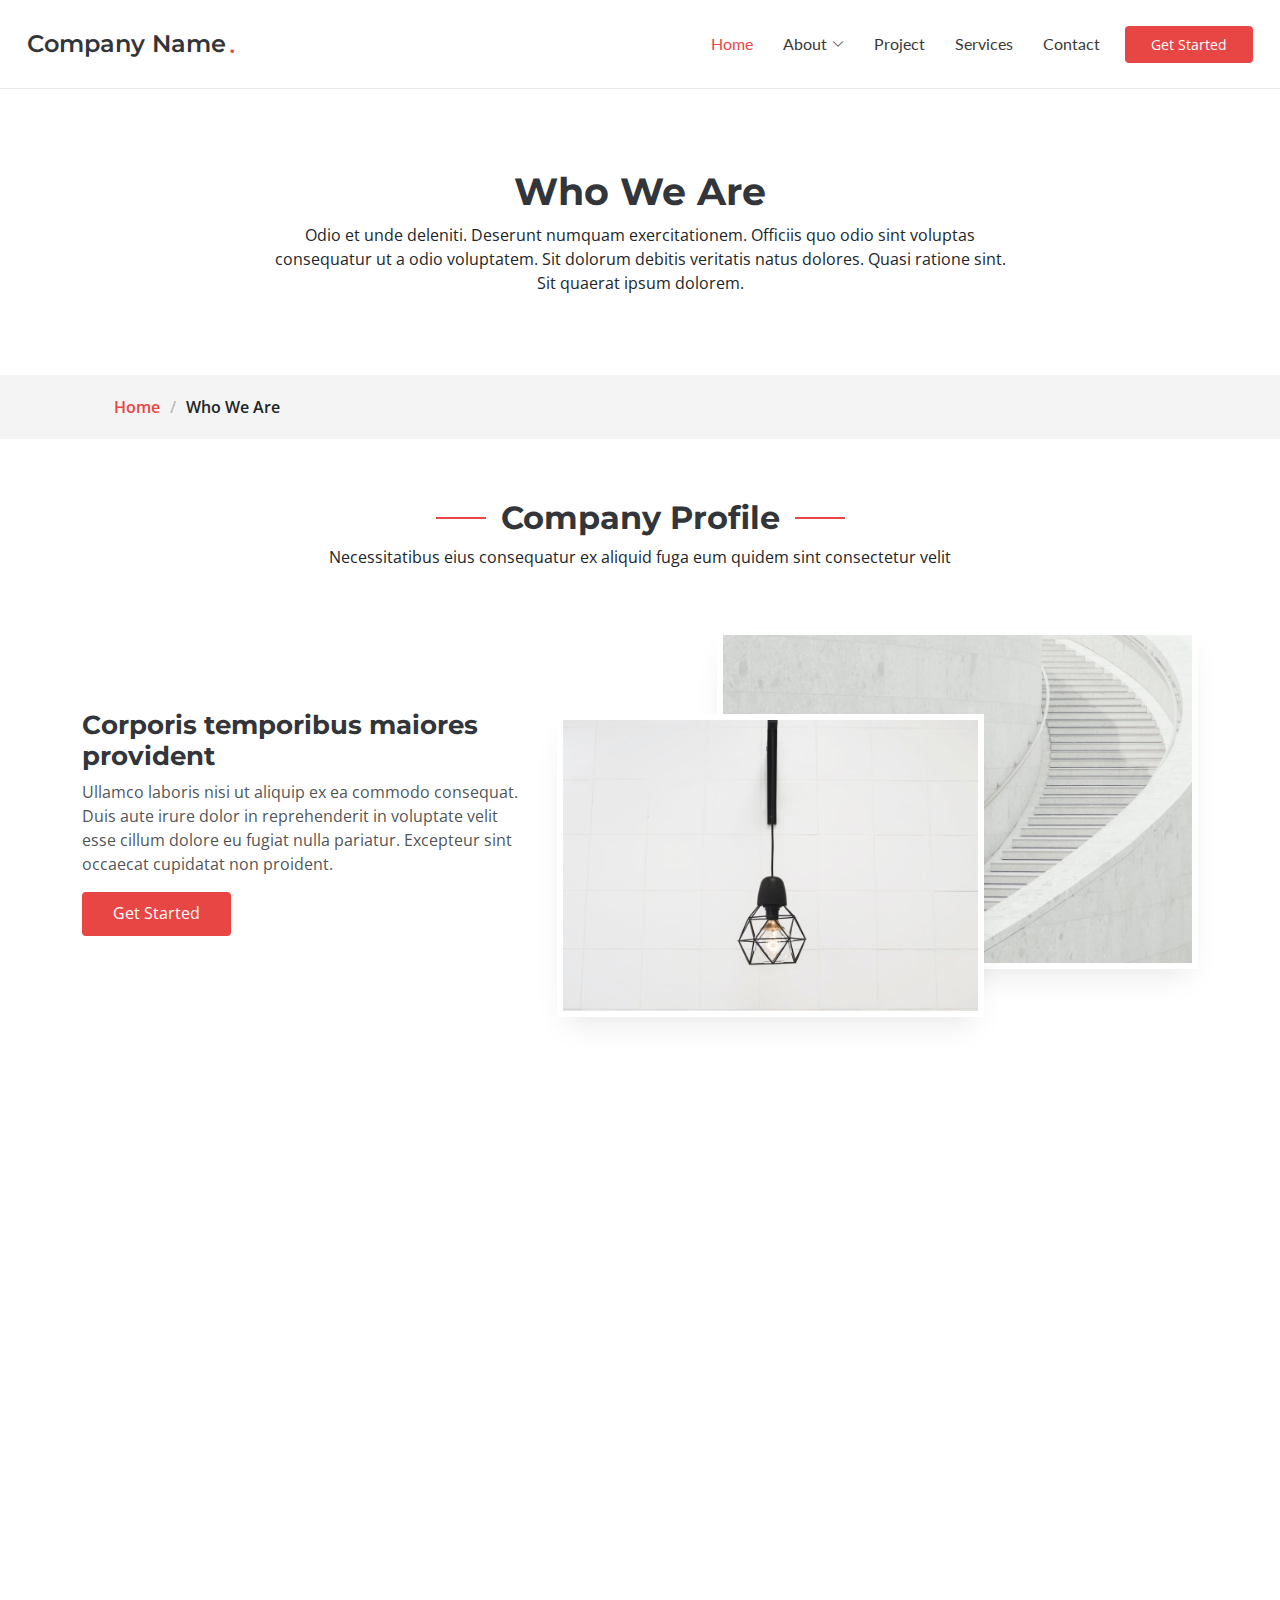
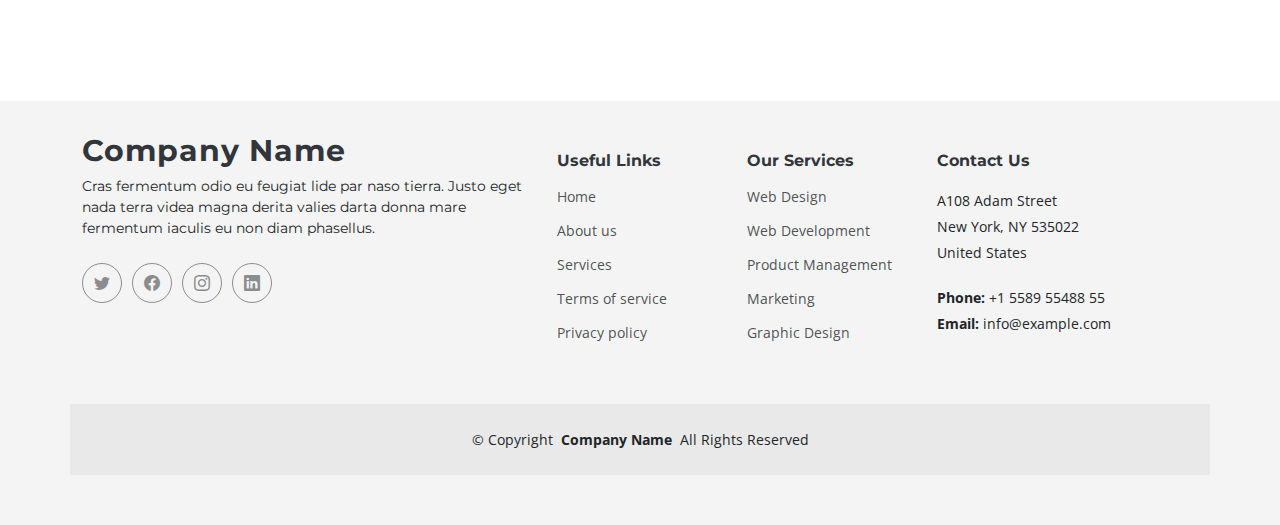
<file: Append/whoWeAre.html>
<!DOCTYPE html>
<html lang="en">

    <head>
        <meta charset="utf-8">
        <meta content="width=device-width, initial-scale=1.0" name="viewport">

        <title>Company Name</title>
        <meta content="" name="description">
        <meta content="" name="keywords">

        <!-- Favicons -->
        <link href="assets/img/favicon.png" rel="icon">
        <link href="assets/img/apple-touch-icon.png" rel="apple-touch-icon">

        <!-- Fonts -->
        <link href="https://fonts.googleapis.com" rel="preconnect">
        <link href="https://fonts.gstatic.com" rel="preconnect" crossorigin>
        <link href="https://fonts.googleapis.com/css2?family=Open+Sans:ital,wght@0,300;0,400;0,500;0,600;0,700;0,800;1,300;1,400;1,500;1,600;1,700;1,800&family=Montserrat:ital,wght@0,100;0,200;0,300;0,400;0,500;0,600;0,700;0,800;0,900;1,100;1,200;1,300;1,400;1,500;1,600;1,700;1,800;1,900&family=Lato:ital,wght@0,100;0,300;0,400;0,700;0,900;1,100;1,300;1,400;1,700;1,900&display=swap" rel="stylesheet">

        <!-- Vendor CSS Files -->
        <link href="assets/vendor/bootstrap/css/bootstrap.min.css" rel="stylesheet">
        <link href="assets/vendor/bootstrap-icons/bootstrap-icons.css" rel="stylesheet">
        <link href="assets/vendor/glightbox/css/glightbox.min.css" rel="stylesheet">
        <link href="assets/vendor/swiper/swiper-bundle.min.css" rel="stylesheet">
        <link href="assets/vendor/aos/aos.css" rel="stylesheet">

        <!-- Template Main CSS File -->
        <link href="assets/css/main.css" rel="stylesheet">
        <link href="assets/css/custom.css" rel="stylesheet">

        <!-- =======================================================
        * Template Name: Company Name
        * Updated: Feb 01 2024 with Bootstrap v5.3.2
        * Template URL: https://bootstrapmade.com/Company Name-bootstrap-website-template/
        * Author: BootstrapMade.com
        * License: https://bootstrapmade.com/license/
        ======================================================== -->
    </head>

    <body class="blog-page" data-bs-spy="scroll" data-bs-target="#navmenu">

        <!-- ======= Header ======= -->
        <header id="header" class="header sticky-top d-flex align-items-center">
            <div class="container-fluid d-flex align-items-center justify-content-between">

                <a href="index.html" class="logo d-flex align-items-center me-auto me-xl-0">
                    <!-- Uncomment the line below if you also wish to use an image logo -->
                    <!-- <img src="assets/img/logo.png" alt=""> -->
                    <h1>Company Name</h1>
                    <span>.</span>
                </a>

                <div id="backFlex">
                    <!-- Nav Menu -->
                    <nav id="navmenu" class="navmenu">
                        <ul>
                            <li><a href="index.html#hero" class="active">Home</a></li>
                            <li class="dropdown has-dropdown"><a href=""><span>About</span> <i class="bi bi-chevron-down"></i></a>
                                <ul class="dd-box-shadow">
                                    <li><a href="whoWeAre.html">Who We Are</a></li>            
                                    <li><a href="team.html">Team</a></li>            
                                </ul>
                            </li>
                            <li><a href="project.html">Project</a></li>
                            <li><a href="services.html">Services</a></li>               
                            <li><a href="contact.html">Contact</a></li>
                        </ul>

                        <i class="mobile-nav-toggle d-xl-none bi bi-list"></i>
                    </nav><!-- End Nav Menu -->

                    <a class="btn-getstarted" href="index.html#about">Get Started</a>
                </div>

            </div>
        </header><!-- End Header -->

        <main id="main">

            <!-- Blog Page Title & Breadcrumbs -->
            <div data-aos="fade" class="page-title">
                <div class="heading">
                    <div class="container">
                        <div class="row d-flex justify-content-center text-center">
                            <div class="col-lg-8">
                                <h1>Who We Are</h1>
                                <p class="mb-0">Odio et unde deleniti. Deserunt numquam exercitationem. Officiis quo odio sint voluptas consequatur ut a odio voluptatem. Sit dolorum debitis veritatis natus dolores. Quasi ratione sint. Sit quaerat ipsum dolorem.</p>
                            </div>
                        </div>
                    </div>
                </div>
                <nav class="breadcrumbs">
                    <div class="container">
                        <ol>
                            <li><a href="index.html">Home</a></li>
                            <li class="current">Who We Are</li>
                        </ol>
                    </div>
                </nav>
            </div><!-- End Page Title -->

            <!-- Features Section - Home Page -->
            <section id="features" class="features">

                <!--  Section Title -->
                <div class="container section-title" data-aos="fade-up">
                    <h2>Company Profile</h2>
                    <p>Necessitatibus eius consequatur ex aliquid fuga eum quidem sint consectetur velit</p>
                </div><!-- End Section Title -->

                <div class="container">

                    <div class="row gy-4 align-items-center features-item">
                        <div class="col-lg-5 order-2 order-lg-1" data-aos="fade-up" data-aos-delay="200">
                            <h3>Corporis temporibus maiores provident</h3>
                            <p>
                                Ullamco laboris nisi ut aliquip ex ea commodo consequat. Duis aute irure dolor in reprehenderit in voluptate
                                velit esse cillum dolore eu fugiat nulla pariatur. Excepteur sint occaecat cupidatat non proident.
                            </p>
                            <a href="#" class="btn btn-get-started">Get Started</a>
                        </div>
                        <div class="col-lg-7 order-1 order-lg-2 d-flex align-items-center" data-aos="zoom-out" data-aos-delay="100">
                            <div class="image-stack">
                                <img src="assets/img/features-light-1.jpg" alt="" class="stack-front">
                                <img src="assets/img/features-light-2.jpg" alt="" class="stack-back">
                            </div>
                        </div>
                    </div><!-- Features Item -->

                    <div class="row gy-4 align-items-stretch justify-content-between features-item ">
                        <div class="col-lg-6 d-flex align-items-center features-img-bg" data-aos="zoom-out">
                            <img src="assets/img/features-light-3.jpg" class="img-fluid" alt="">
                        </div>
                        <div class="col-lg-5 d-flex justify-content-center flex-column" data-aos="fade-up">
                            <h3>Sunt consequatur ad ut est nulla</h3>
                            <p>Cupiditate placeat cupiditate placeat est ipsam culpa. Delectus quia minima quod. Sunt saepe odit aut quia voluptatem hic voluptas dolor doloremque.</p>
                            <ul>
                                <li><i class="bi bi-check"></i> <span>Ullamco laboris nisi ut aliquip ex ea commodo consequat.</span></li>
                                <li><i class="bi bi-check"></i><span> Duis aute irure dolor in reprehenderit in voluptate velit.</span></li>
                                <li><i class="bi bi-check"></i> <span>Facilis ut et voluptatem aperiam. Autem soluta ad fugiat</span>.</li>
                            </ul>
                            <a href="#" class="btn btn-get-started align-self-start">Get Started</a>
                        </div>
                    </div><!-- Features Item -->

                </div>

            </section><!-- End Features Section -->

        </main>

        <!-- ======= Footer ======= -->
        <footer id="footer" class="footer">

            <div class="container footer-top">
                <div class="row gy-4">
                    <div class="col-lg-5 col-md-12 footer-about">
                        <a href="index.html" class="logo d-flex align-items-center">
                            <span>Company Name</span>
                        </a>
                        <p>Cras fermentum odio eu feugiat lide par naso tierra. Justo eget nada terra videa magna derita valies darta donna mare fermentum iaculis eu non diam phasellus.</p>
                        <div class="social-links d-flex mt-4">
                            <a href=""><i class="bi bi-twitter"></i></a>
                            <a href=""><i class="bi bi-facebook"></i></a>
                            <a href=""><i class="bi bi-instagram"></i></a>
                            <a href=""><i class="bi bi-linkedin"></i></a>
                        </div>
                    </div>

                    <div class="col-lg-2 col-6 footer-links">
                        <h4>Useful Links</h4>
                        <ul>
                            <li><a href="#">Home</a></li>
                            <li><a href="#">About us</a></li>
                            <li><a href="#">Services</a></li>
                            <li><a href="#">Terms of service</a></li>
                            <li><a href="#">Privacy policy</a></li>
                        </ul>
                    </div>

                    <div class="col-lg-2 col-6 footer-links">
                        <h4>Our Services</h4>
                        <ul>
                            <li><a href="#">Web Design</a></li>
                            <li><a href="#">Web Development</a></li>
                            <li><a href="#">Product Management</a></li>
                            <li><a href="#">Marketing</a></li>
                            <li><a href="#">Graphic Design</a></li>
                        </ul>
                    </div>

                    <div class="col-lg-3 col-md-12 footer-contact text-center text-md-start">
                        <h4>Contact Us</h4>
                        <p>A108 Adam Street</p>
                        <p>New York, NY 535022</p>
                        <p>United States</p>
                        <p class="mt-4"><strong>Phone:</strong> <span>+1 5589 55488 55</span></p>
                        <p><strong>Email:</strong> <span>info@example.com</span></p>
                    </div>

                </div>
            </div>

            <div class="container copyright text-center mt-4">
                <p>&copy; <span>Copyright</span> <strong class="px-1">Company Name</strong> <span>All Rights Reserved</span></p>
                
            </div>

        </footer><!-- End Footer -->

        <!-- Scroll Top Button -->
        <a href="#" id="scroll-top" class="scroll-top d-flex align-items-center justify-content-center"><i class="bi bi-arrow-up-short"></i></a>

        <!-- Preloader -->
        <div id="preloader">
            <div></div>
            <div></div>
            <div></div>
            <div></div>
        </div>

        <!-- Vendor JS Files -->
        <script src="assets/vendor/bootstrap/js/bootstrap.bundle.min.js"></script>
        <script src="assets/vendor/glightbox/js/glightbox.min.js"></script>
        <script src="assets/vendor/purecounter/purecounter_vanilla.js"></script>
        <script src="assets/vendor/isotope-layout/isotope.pkgd.min.js"></script>
        <script src="assets/vendor/swiper/swiper-bundle.min.js"></script>
        <script src="assets/vendor/aos/aos.js"></script>
        <script src="assets/vendor/php-email-form/validate.js"></script>

        <!-- Template Main JS File -->
        <script src="assets/js/main.js"></script>

    </body>

</html>
</file>
<file: Append/assets/css/custom.css>
/*
Click nbfs://nbhost/SystemFileSystem/Templates/Licenses/license-default.txt to change this license
Click nbfs://nbhost/SystemFileSystem/Templates/Other/CascadeStyleSheet.css to edit this template
*/
div#backFlex {
    display: flex;
    align-items: center;
}

.header .btn-getstarted, .header .btn-getstarted:focus {    
    margin-left: 25px;   
}

.header { 
    padding: 14px 15px;   
}
</file>
<file: Append/assets/css/main.css>
/**
* Template Name: Append
* Updated: Feb 01 2024 with Bootstrap v5.3.2
* Template URL: https://bootstrapmade.com/append-bootstrap-website-template/
* Author: BootstrapMade.com
* License: https://bootstrapmade.com/license/
*/

/*--------------------------------------------------------------
# Font & Color Variables
# Help: https://bootstrapmade.com/color-system/
--------------------------------------------------------------*/
/* Fonts */
:root {
  --default-font: "Open Sans", system-ui, -apple-system, "Segoe UI", Roboto, "Helvetica Neue", Arial, "Noto Sans", "Liberation Sans", sans-serif, "Apple Color Emoji", "Segoe UI Emoji", "Segoe UI Symbol", "Noto Color Emoji";
  --heading-font: "Montserrat", sans-serif;
  --nav-font: "Lato", sans-serif;
}

/* Global Colors */
:root {
  --background-color: #ffffff;
  --background-color-rgb: 255, 255, 255;
  --default-color: #212529;
  --default-color-rgb: 33, 37, 41;
  --accent-color: #e84545;
  --accent-color-rgb: 232, 69, 69;
  --heading-color: #32353a;
  --heading-color-rgb: 50, 53, 58;
  --contrast-color: #ffffff;
  --contrast-color-rgb: 255, 255, 255;
}

/* Nav Menu Colors */
:root {
  --nav-color: #3a3939;
  --nav-hover-color: #e84545;
  --nav-dropdown-color: #3a3939;
  --nav-dropdown-hover-color: #e84545;
  --nav-dropdown-background-color: #ffffff;
}

/* Smooth scroll */
:root {
  scroll-behavior: smooth;
}

/*--------------------------------------------------------------
# General
--------------------------------------------------------------*/
body {
  color: var(--default-color);
  background-color: var(--background-color);
  font-family: var(--default-font);
}

a {
  color: var(--accent-color);
  text-decoration: none;
  transition: 0.3s;
}

a:hover {
  color: rgba(var(--accent-color-rgb), 0.7);
  text-decoration: none;
}

h1,
h2,
h3,
h4,
h5,
h6 {
  color: var(--heading-color);
  font-family: var(--heading-font);
}

/*--------------------------------------------------------------
# Global Header
--------------------------------------------------------------*/
.header {
  --background-color: #ffffff;
  color: var(--default-color);
  background-color: var(--background-color);
  padding: 15px 0;
  transition: all 0.5s;
  z-index: 997;
}

.header .logo img {
  max-height: 40px;
  margin-right: 6px;
}

.header .logo h1 {
  font-size: 24px;
  margin: 0;
  font-weight: 600;
  color: var(--heading-color);
}

.header .logo span {
  color: var(--accent-color);
  font-size: 24px;
  font-weight: 600;
  padding-left: 3px;
}

.header .btn-getstarted,
.header .btn-getstarted:focus {
  color: var(--contrast-color);
  background: var(--accent-color);
  font-size: 14px;
  padding: 8px 26px;
  margin: 0;
  border-radius: 4px;
  transition: 0.3s;
}

.header .btn-getstarted:hover,
.header .btn-getstarted:focus:hover {
  color: var(--contrast-color);
  background: rgba(var(--accent-color-rgb), 0.85);
}

@media (max-width: 1200px) {
  .header .logo {
    order: 1;
  }

  .header .btn-getstarted {
    order: 2;
    margin: 0 15px 0 0;
    padding: 6px 20px;
  }

  .header .navmenu {
    order: 3;
  }
}

/* Global Header on page scroll
------------------------------*/
.scrolled .header {
  --background-color: #ffffff;
  --heading-color: #444444;
  --nav-color: #444444;
  --nav-hover-color: #e84545;
  box-shadow: 0 0 30px 10px rgba(0, 0, 0, 0.1);
}

/* Global Scroll Margin Top
------------------------------*/
section {
  scroll-margin-top: 90px;
}

@media (max-width: 1199px) {
  section {
    scroll-margin-top: 66px;
  }
}

/* Home Page Custom Header
------------------------------*/
.index-page .header {
  --background-color: rgba(255, 255, 255, 0);
  --heading-color: #ffffff;
  --nav-color: rgba(255, 255, 255, 0.515);
  --nav-hover-color: #ffffff;
}

/* Home Page Custom Header on page scroll
------------------------------*/
.index-page.scrolled .header {
  --background-color: #ffffff;
  --heading-color: #444444;
  --nav-color: #444444;
  --nav-hover-color: #d83535;
}

/*--------------------------------------------------------------
# Navigation Menu
--------------------------------------------------------------*/
/* Desktop Navigation */
@media (min-width: 1200px) {
  .navmenu {
    padding: 0;
  }

  .navmenu ul {
    margin: 0;
    padding: 0;
    display: flex;
    list-style: none;
    align-items: center;
  }

  .navmenu li {
    position: relative;
  }

  .navmenu a,
  .navmenu a:focus {
    color: var(--nav-color);
    padding: 18px 15px;
    font-size: 16px;
    font-family: var(--nav-font);
    font-weight: 400;
    display: flex;
    align-items: center;
    justify-content: space-between;
    white-space: nowrap;
    transition: 0.3s;
  }

  .navmenu a i,
  .navmenu a:focus i {
    font-size: 12px;
    line-height: 0;
    margin-left: 5px;
    transition: 0.3s;
  }

  .navmenu li:last-child a {
    padding-right: 0;
  }

  .navmenu li:hover>a,
  .navmenu .active,
  .navmenu .active:focus {
    color: var(--nav-hover-color);
  }

  .navmenu .dropdown ul {
    margin: 0;
    padding: 10px 0;
    background: var(--nav-dropdown-background-color);
    display: block;
    position: absolute;
    visibility: hidden;
    left: 14px;
    top: 130%;
    opacity: 0;
    transition: 0.3s;
    border-radius: 4px;
    z-index: 99;
  }

  .navmenu .dropdown ul li {
    min-width: 200px;
  }

  .navmenu .dropdown ul a {
    padding: 10px 20px;
    font-size: 15px;
    text-transform: none;
    color: var(--nav-dropdown-color);
  }

  .navmenu .dropdown ul a i {
    font-size: 12px;
  }

  .navmenu .dropdown ul a:hover,
  .navmenu .dropdown ul .active:hover,
  .navmenu .dropdown ul li:hover>a {
    color: var(--nav-dropdown-hover-color);
  }

  .navmenu .dropdown:hover>ul {
    opacity: 1;
    top: 100%;
    visibility: visible;
  }

  .navmenu .dropdown .dropdown ul {
    top: 0;
    left: -90%;
    visibility: hidden;
  }

  .navmenu .dropdown .dropdown:hover>ul {
    opacity: 1;
    top: 0;
    left: -100%;
    visibility: visible;
  }

  .navmenu .megamenu {
    position: static;
  }

  .navmenu .megamenu ul {
    margin: 0;
    padding: 10px;
    background: var(--nav-dropdown-background-color);
    box-shadow: 0px 0px 20px rgba(var(--default-color-rgb), 0.1);
    display: block;
    position: absolute;
    top: 130%;
    left: 0;
    right: 0;
    visibility: hidden;
    opacity: 0;
    display: flex;
    transition: 0.3s;
    border-radius: 4px;
    z-index: 99;
  }

  .navmenu .megamenu ul li {
    flex: 1;
  }

  .navmenu .megamenu ul li a,
  .navmenu .megamenu ul li:hover>a {
    padding: 10px 20px;
    font-size: 15px;
    color: var(--nav-dropdown-color);
  }

  .navmenu .megamenu ul li a:hover,
  .navmenu .megamenu ul li .active,
  .navmenu .megamenu ul li .active:hover {
    color: var(--nav-dropdown-hover-color);
  }

  .navmenu .megamenu:hover>ul {
    opacity: 1;
    top: 100%;
    visibility: visible;
  }

  .navmenu .dd-box-shadow {
    box-shadow: 0px 0px 30px rgba(var(--default-color-rgb), 0.15);
  }
}

/* Mobile Navigation */
@media (max-width: 1199px) {
  .mobile-nav-toggle {
    color: var(--nav-color);
    font-size: 28px;
    line-height: 0;
    margin-right: 10px;
    cursor: pointer;
    transition: color 0.3s;
  }

  .navmenu {
    padding: 0;
    z-index: 9997;
  }

  .navmenu ul {
    display: none;
    position: absolute;
    inset: 60px 20px 20px 20px;
    padding: 10px 0;
    margin: 0;
    border-radius: 6px;
    background-color: var(--nav-dropdown-background-color);
    overflow-y: auto;
    transition: 0.3s;
    z-index: 9998;
    box-shadow: 0px 0px 30px rgba(var(--default-color-rgb), 0.1);
  }

  .navmenu a,
  .navmenu a:focus {
    color: var(--nav-dropdown-color);
    padding: 10px 20px;
    font-family: var(--nav-font);
    font-size: 17px;
    font-weight: 500;
    display: flex;
    align-items: center;
    justify-content: space-between;
    white-space: nowrap;
    transition: 0.3s;
  }

  .navmenu a i,
  .navmenu a:focus i {
    font-size: 12px;
    line-height: 0;
    margin-left: 5px;
    width: 30px;
    height: 30px;
    display: flex;
    align-items: center;
    justify-content: center;
    border-radius: 50%;
    transition: 0.3s;
    background-color: rgba(var(--accent-color-rgb), 0.1);
  }

  .navmenu a i:hover,
  .navmenu a:focus i:hover {
    background-color: var(--accent-color);
    color: var(--contrast-color);
  }

  .navmenu a:hover,
  .navmenu .active,
  .navmenu .active:focus {
    color: var(--nav-dropdown-hover-color);
  }

  .navmenu .active i,
  .navmenu .active:focus i {
    background-color: var(--accent-color);
    color: var(--contrast-color);
    transform: rotate(180deg);
  }

  .navmenu .dropdown ul,
  .navmenu .megamenu ul {
    position: static;
    display: none;
    z-index: 99;
    padding: 10px 0;
    margin: 10px 20px;
    background-color: var(--nav-dropdown-background-color);
    transition: all 0.5s ease-in-out;
  }

  .navmenu .dropdown ul ul,
  .navmenu .megamenu ul ul {
    background-color: rgba(33, 37, 41, 0.1);
  }

  .navmenu .dropdown>.dropdown-active,
  .navmenu .megamenu>.dropdown-active {
    display: block;
    background-color: rgba(33, 37, 41, 0.03);
  }

  .mobile-nav-active {
    overflow: hidden;
  }

  .mobile-nav-active .mobile-nav-toggle {
    color: #fff;
    position: absolute;
    font-size: 32px;
    top: 15px;
    right: 15px;
    margin-right: 0;
    z-index: 9999;
  }

  .mobile-nav-active .navmenu {
    position: fixed;
    overflow: hidden;
    inset: 0;
    background: rgba(33, 37, 41, 0.8);
    transition: 0.3s;
  }

  .mobile-nav-active .navmenu>ul {
    display: block;
  }
}

/*--------------------------------------------------------------
# Footer
--------------------------------------------------------------*/
.footer {
  --background-color: #f4f4f4;
  color: var(--default-color);
  background-color: var(--background-color);
  font-size: 14px;
  padding-bottom: 50px;
}

.footer .footer-top {
  padding-top: 50px;
}

.footer .footer-about .logo {
  line-height: 0;
  margin-bottom: 25px;
}

.footer .footer-about .logo img {
  max-height: 40px;
  margin-right: 6px;
}

.footer .footer-about .logo span {
  color: var(--heading-color);
  font-size: 30px;
  font-weight: 700;
  letter-spacing: 1px;
  font-family: var(--heading-font);
}

.footer .footer-about p {
  font-size: 14px;
  font-family: var(--heading-font);
}

.footer .social-links a {
  display: flex;
  align-items: center;
  justify-content: center;
  width: 40px;
  height: 40px;
  border-radius: 50%;
  border: 1px solid rgba(var(--default-color-rgb), 0.5);
  font-size: 16px;
  color: rgba(var(--default-color-rgb), 0.5);
  margin-right: 10px;
  transition: 0.3s;
}

.footer .social-links a:hover {
  color: var(--accent-color);
  border-color: var(--accent-color);
}

.footer h4 {
  color: var(--heading-color);
  font-size: 16px;
  font-weight: bold;
  position: relative;
  padding-bottom: 12px;
}

.footer .footer-links {
  margin-bottom: 30px;
}

.footer .footer-links ul {
  list-style: none;
  padding: 0;
  margin: 0;
}

.footer .footer-links ul i {
  padding-right: 2px;
  font-size: 12px;
  line-height: 0;
}

.footer .footer-links ul li {
  padding: 10px 0;
  display: flex;
  align-items: center;
}

.footer .footer-links ul li:first-child {
  padding-top: 0;
}

.footer .footer-links ul a {
  color: rgba(var(--default-color-rgb), 0.8);
  display: inline-block;
  line-height: 1;
}

.footer .footer-links ul a:hover {
  color: var(--accent-color);
}

.footer .footer-contact p {
  margin-bottom: 5px;
}

.footer .copyright {
  padding-top: 25px;
  padding-bottom: 25px;
  background-color: rgba(var(--default-color-rgb), 0.05);
}

.footer .copyright p {
  margin-bottom: 0;
}

.footer .credits {
  margin-top: 6px;
  font-size: 13px;
}

/*--------------------------------------------------------------
# Scroll Top Button
--------------------------------------------------------------*/
.scroll-top {
  position: fixed;
  visibility: hidden;
  opacity: 0;
  right: 15px;
  bottom: 15px;
  z-index: 99999;
  background-color: var(--accent-color);
  width: 40px;
  height: 40px;
  border-radius: 4px;
  transition: all 0.4s;
}

.scroll-top i {
  font-size: 24px;
  color: #ffffff;
  line-height: 0;
}

.scroll-top:hover {
  background-color: rgba(var(--accent-color-rgb), 0.8);
  color: #ffffff;
}

.scroll-top.active {
  visibility: visible;
  opacity: 1;
}

/*--------------------------------------------------------------
# Preloader
--------------------------------------------------------------*/
#preloader {
  position: fixed;
  inset: 0;
  z-index: 9999;
  overflow: hidden;
  background-color: var(--background-color);
  transition: all 0.6s ease-out;
  width: 100%;
  height: 100vh;
  display: flex;
  align-items: center;
  justify-content: center;
}

#preloader div {
  width: 13px;
  height: 13px;
  background-color: var(--accent-color);
  border-radius: 50%;
  animation-timing-function: cubic-bezier(0, 1, 1, 0);
  position: absolute;
  left: 50%;
}

#preloader div:nth-child(1) {
  left: calc(50% + 8px);
  animation: animate-preloader-1 0.6s infinite;
}

#preloader div:nth-child(2) {
  left: calc(50% + 8px);
  animation: animate-preloader-2 0.6s infinite;
}

#preloader div:nth-child(3) {
  left: calc(50% + 32px);
  animation: animate-preloader-2 0.6s infinite;
}

#preloader div:nth-child(4) {
  left: calc(50% + 56px);
  animation: animate-preloader-3 0.6s infinite;
}

@keyframes animate-preloader-1 {
  0% {
    transform: scale(0);
  }

  100% {
    transform: scale(1);
  }
}

@keyframes animate-preloader-3 {
  0% {
    transform: scale(1);
  }

  100% {
    transform: scale(0);
  }
}

@keyframes animate-preloader-2 {
  0% {
    transform: translate(0, 0);
  }

  100% {
    transform: translate(24px, 0);
  }
}

/*--------------------------------------------------------------
# Disable aos animation delay on mobile devices
--------------------------------------------------------------*/
@media screen and (max-width: 768px) {
  [data-aos-delay] {
    transition-delay: 0 !important;
  }
}

/*--------------------------------------------------------------
# Sections
--------------------------------------------------------------*/
section,
.section {
  color: var(--default-color);
  background-color: var(--background-color);
  padding: 60px 0;
  overflow: clip;
}

/*--------------------------------------------------------------
# Section Title
--------------------------------------------------------------*/
.section-title {
  text-align: center;
  padding-bottom: 60px;
}

.section-title h2 {
  font-size: 32px;
  font-weight: 700;
  position: relative;
}

.section-title h2:before,
.section-title h2:after {
  content: "";
  width: 50px;
  height: 2px;
  background: var(--accent-color);
  display: inline-block;
}

.section-title h2:before {
  margin: 0 15px 10px 0;
}

.section-title h2:after {
  margin: 0 0 10px 15px;
}

.section-title p {
  margin-bottom: 0;
}

/*--------------------------------------------------------------
# Page Title & Breadcrumbs
--------------------------------------------------------------*/
.page-title {
  color: var(--default-color);
  background-color: var(--background-color);
}

.page-title .heading {
  padding: 80px 0;
  border-top: 1px solid rgba(var(--default-color-rgb), 0.1);
}

.page-title .heading h1 {
  font-size: 38px;
  font-weight: 700;
  color: var(--heading-color);
}

.page-title nav {
  background-color: rgba(var(--default-color-rgb), 0.05);
  padding: 20px 0;
}

.page-title nav ol {
  display: flex;
  flex-wrap: wrap;
  list-style: none;
  margin: 0;
  font-size: 16px;
  font-weight: 600;
}

.page-title nav ol li+li {
  padding-left: 10px;
}

.page-title nav ol li+li::before {
  content: "/";
  display: inline-block;
  padding-right: 10px;
  color: rgba(var(--default-color-rgb), 0.3);
}

/*--------------------------------------------------------------
# Home Page
--------------------------------------------------------------*/
/* Hero Section - Home Page
------------------------------*/
.hero {
  --default-color: #ffffff;
  --default-color-rgb: 255, 255, 255;
  --background-color: #000000;
  --background-color-rgb: 0, 0, 0;
  width: 100%;
  min-height: 100vh;
  position: relative;
  padding: 160px 0 80px 0;
  display: flex;
  align-items: center;
  justify-content: center;
}

.hero img {
  position: absolute;
  inset: 0;
  display: block;
  width: 100%;
  height: 100%;
  -o-object-fit: cover;
  object-fit: cover;
  z-index: 1;
}

.hero:before {
  content: "";
  background: rgba(var(--background-color-rgb), 0.5);
  position: absolute;
  inset: 0;
  z-index: 2;
}

.hero .container {
  position: relative;
  z-index: 3;
}

.hero h2 {
  color: var(--contrast-color);
  margin: 0;
  font-size: 44px;
  font-weight: 700;
}

.hero p {
  color: rgba(var(--default-color-rgb), 0.8);
  margin: 5px 0 0 0;
  font-size: 20px;
}

.hero .sign-up-form {
  margin-top: 20px;
  padding: 10px;
  border-radius: 7px;
  background: #fff;
  box-shadow: 0 15px 30px 0 rgba(0, 0, 0, 0.1);
}

.hero .sign-up-form .form-control {
  border: none;
}

.hero .sign-up-form .form-control:active,
.hero .sign-up-form .form-control:focus {
  outline: none;
  box-shadow: none;
}

.hero .sign-up-form input[type=submit] {
  box-shadow: 0 15px 30px 0 rgba(0, 0, 0, 0.2);
  background-color: var(--accent-color);
  border-color: var(--accent-color);
  padding: 8px 20px 10px 20px;
  border-radius: 7px;
  color: var(--contrast-color);
}

.hero .sign-up-form input[type=submit]:hover {
  background-color: rgba(var(--accent-color-rgb), 0.9);
}

@media (max-width: 768px) {
  .hero h2 {
    font-size: 32px;
  }

  .hero p {
    font-size: 18px;
  }
}

/* Clients Section - Home Page
------------------------------*/
.clients {
  padding: 10px 0;
}

.clients .client-logo {
  display: flex;
  justify-content: center;
  align-items: center;
  overflow: hidden;
}

.clients .client-logo img {
  padding: 40px;
  max-width: 80%;
  transition: 0.3s;
  opacity: 0.5;
  filter: grayscale(100);
}

.clients .client-logo img:hover {
  filter: none;
  opacity: 1;
}

@media (max-width: 640px) {
  .clients .client-logo img {
    padding: 20px;
  }
}

/* About Section - Home Page
------------------------------*/
.about {
  --background-color: #f4f4f4;
}

.about .content h3 {
  font-size: 16px;
  font-weight: 500;
  line-height: 19px;
  padding: 10px 20px;
  background: rgba(var(--accent-color-rgb), 0.05);
  color: var(--accent-color);
  border-radius: 7px;
  display: inline-block;
}

.about .content h2 {
  font-weight: 700;
}

.about .content p:last-child {
  margin-bottom: 0;
}

.about .content .read-more {
  background: var(--accent-color);
  color: var(--contrast-color);
  font-family: var(--heading-font);
  font-weight: 500;
  font-size: 16px;
  letter-spacing: 1px;
  padding: 12px 24px;
  border-radius: 5px;
  transition: 0.3s;
  display: inline-flex;
  align-items: center;
  justify-content: center;
}

.about .content .read-more i {
  font-size: 18px;
  margin-left: 5px;
  line-height: 0;
  transition: 0.3s;
}

.about .content .read-more:hover {
  background: rgba(var(--accent-color-rgb), 0.8);
  padding-right: 19px;
}

.about .content .read-more:hover i {
  margin-left: 10px;
}

.about .icon-box {
  padding: 50px 40px;
  box-shadow: 0px 10px 50px rgba(0, 0, 0, 0.1);
  border-radius: 10px;
  transition: all 0.3s ease-out 0s;
  background-color: #fff;
}

.about .icon-box i {
  width: 80px;
  height: 80px;
  border-radius: 50%;
  display: inline-flex;
  align-items: center;
  justify-content: center;
  margin-bottom: 24px;
  font-size: 32px;
  line-height: 0;
  transition: all 0.4s ease-out 0s;
  background-color: rgba(var(--accent-color-rgb), 0.05);
  color: var(--accent-color);
}

.about .icon-box h3 {
  margin-bottom: 10px;
  font-size: 24px;
  font-weight: 700;
}

.about .icon-box p {
  margin-bottom: 0;
}

.about .icon-box:hover i {
  background-color: var(--accent-color);
  color: var(--contrast-color);
}

.about .icon-boxes .col-md-6:nth-child(2) .icon-box,
.about .icon-boxes .col-md-6:nth-child(4) .icon-box {
  margin-top: -40px;
}

@media (max-width: 768px) {

  .about .icon-boxes .col-md-6:nth-child(2) .icon-box,
  .about .icon-boxes .col-md-6:nth-child(4) .icon-box {
    margin-top: 0;
  }
}

/* Stats Section - Home Page
------------------------------*/
.stats {
  --default-color: #ffffff;
  --default-color-rgb: 255, 255, 255;
  --background-color: #000000;
  --background-color-rgb: 0, 0, 0;
  position: relative;
  padding: 120px 0;
}

.stats img {
  position: absolute;
  inset: 0;
  display: block;
  width: 100%;
  height: 100%;
  -o-object-fit: cover;
  object-fit: cover;
  z-index: 1;
}

.stats:before {
  content: "";
  background: rgba(var(--background-color-rgb), 0.6);
  position: absolute;
  inset: 0;
  z-index: 2;
}

.stats .container {
  position: relative;
  z-index: 3;
}

.stats .stats-item {
  padding: 30px;
  width: 100%;
}

.stats .stats-item span {
  font-size: 48px;
  display: block;
  color: var(--default-color);
  font-weight: 700;
}

.stats .stats-item p {
  padding: 0;
  margin: 0;
  font-family: var(--heading-font);
  font-size: 16px;
  font-weight: 700;
  color: rgba(var(--default-color-rgb), 0.6);
}

/* Services Section - Home Page
------------------------------*/
.services .service-item {
  position: relative;
  padding-top: 40px;
}

.services .service-item:before {
  content: "";
  position: absolute;
  top: 0;
  left: 0;
  right: 0;
  height: 2px;
  background: rgba(var(--default-color-rgb), 0.1);
}

.services .service-item::after {
  content: "";
  position: absolute;
  top: 0;
  left: 0;
  width: 30px;
  height: 2px;
  background: var(--accent-color);
  border-right: 5px solid var(--background-color);
}

.services .service-item .icon {
  width: 48px;
  height: 48px;
  position: relative;
  margin-right: 50px;
  line-height: 0;
}

.services .service-item .icon i {
  color: rgba(var(--default-color-rgb), 0.7);
  font-size: 56px;
  transition: ease-in-out 0.3s;
  z-index: 2;
  position: relative;
}

.services .service-item .icon:before {
  position: absolute;
  content: "";
  height: 30px;
  width: 30px;
  background: rgba(var(--accent-color-rgb), 0.3);
  border-radius: 50px;
  z-index: 1;
  bottom: -15px;
  right: -15px;
  transition: 0.3s;
}

.services .service-item .title {
  font-weight: 700;
  margin-bottom: 15px;
  font-size: 18px;
}

.services .service-item .title a {
  color: var(--heading-color);
}

.services .service-item .title a:hover {
  color: var(--accent-color);
}

.services .service-item .description {
  line-height: 24px;
  font-size: 14px;
}

/* Features Section - Home Page
------------------------------*/
.features .features-item {
  color: rgba(var(--default-color-rgb), 0.8);
}

.features .features-item+.features-item {
  margin-top: 100px;
}

@media (max-width: 768px) {
  .features .features-item+.features-item {
    margin-top: 40px;
  }
}

.features .features-item h3 {
  font-weight: 700;
  font-size: 26px;
}

.features .features-item .btn-get-started {
  background-color: var(--accent-color);
  color: var(--contrast-color);
  padding: 8px 30px 10px 30px;
  border-radius: 4px;
}

.features .features-item .btn-get-started:hover {
  background-color: rgba(var(--accent-color-rgb), 0.9);
}

.features .features-item ul {
  list-style: none;
  padding: 0;
}

.features .features-item ul li {
  padding-bottom: 10px;
  display: flex;
  align-items: flex-start;
}

.features .features-item ul li:last-child {
  padding-bottom: 0;
}

.features .features-item ul i {
  font-size: 20px;
  padding-right: 4px;
  color: var(--accent-color);
}

.features .features-item img {
  border: 6px solid var(--background-color);
  box-shadow: 0 15px 30px -10px rgba(0, 0, 0, 0.1);
}

.features .features-item .features-img-bg {
  position: relative;
  min-height: 500px;
}

@media (max-width: 640px) {
  .features .features-item .features-img-bg {
    min-height: 300px;
  }
}

.features .features-item .features-img-bg img {
  position: absolute;
  inset: 0;
  display: block;
  width: 100%;
  height: 100%;
  -o-object-fit: cover;
  object-fit: cover;
}

.features .features-item .image-stack {
  display: grid;
  position: relative;
  grid-template-columns: repeat(12, 1fr);
}

.features .features-item .image-stack .stack-back {
  grid-column: 4/-1;
  grid-row: 1;
  width: 100%;
  z-index: 1;
}

.features .features-item .image-stack .stack-front {
  grid-row: 1;
  grid-column: 1/span 8;
  margin-top: 20%;
  width: 100%;
  z-index: 2;
}

/* Portfolio Section - Home Page
------------------------------*/
.portfolio .portfolio-filters {
  padding: 0;
  margin: 0 auto 20px auto;
  list-style: none;
  text-align: center;
}

.portfolio .portfolio-filters li {
  cursor: pointer;
  display: inline-block;
  padding: 8px 20px 10px 20px;
  margin: 0;
  font-size: 15px;
  font-weight: 500;
  line-height: 1;
  margin-bottom: 5px;
  border-radius: 50px;
  transition: all 0.3s ease-in-out;
  font-family: var(--heading-font);
}

.portfolio .portfolio-filters li:hover,
.portfolio .portfolio-filters li.filter-active {
  color: var(--contrast-color);
  background-color: var(--accent-color);
}

.portfolio .portfolio-filters li:first-child {
  margin-left: 0;
}

.portfolio .portfolio-filters li:last-child {
  margin-right: 0;
}

@media (max-width: 575px) {
  .portfolio .portfolio-filters li {
    font-size: 14px;
    margin: 0 0 10px 0;
  }
}

.portfolio .portfolio-item {
  position: relative;
  overflow: hidden;
}

.portfolio .portfolio-item .portfolio-info {
  opacity: 0;
  position: absolute;
  left: 12px;
  right: 12px;
  bottom: -100%;
  z-index: 3;
  transition: all ease-in-out 0.5s;
  background: rgba(var(--background-color-rgb), 0.9);
  padding: 15px;
}

.portfolio .portfolio-item .portfolio-info h4 {
  font-size: 18px;
  font-weight: 600;
  padding-right: 50px;
}

.portfolio .portfolio-item .portfolio-info p {
  color: rgba(var(--default-color-rgb), 0.7);
  font-size: 14px;
  margin-bottom: 0;
  padding-right: 50px;
}

.portfolio .portfolio-item .portfolio-info .preview-link,
.portfolio .portfolio-item .portfolio-info .details-link {
  position: absolute;
  right: 50px;
  font-size: 24px;
  top: calc(50% - 14px);
  color: rgba(var(--default-color-rgb), 0.7);
  transition: 0.3s;
  line-height: 0;
}

.portfolio .portfolio-item .portfolio-info .preview-link:hover,
.portfolio .portfolio-item .portfolio-info .details-link:hover {
  color: var(--accent-color);
}

.portfolio .portfolio-item .portfolio-info .details-link {
  right: 14px;
  font-size: 28px;
}

.portfolio .portfolio-item:hover .portfolio-info {
  opacity: 1;
  bottom: 0;
}

/* Pricing Section - Home Page
------------------------------*/
.pricing {
  padding: 60px 0 120px 0;
}

.pricing .section-title {
  margin-bottom: 40px;
}

.pricing .pricing-item {
  box-shadow: 0 3px 20px -2px rgba(var(--default-color-rgb), 0.1);
  padding: 60px 40px;
  height: 100%;
  position: relative;
  border-radius: 15px;
}

.pricing h3 {
  font-weight: 600;
  margin-bottom: 15px;
  font-size: 20px;
  text-align: center;
}

.pricing .icon {
  margin: 30px auto 20px auto;
  width: 70px;
  height: 70px;
  background: var(--accent-color);
  border-radius: 50%;
  display: flex;
  align-items: center;
  justify-content: center;
  transition: 0.3s;
  transform-style: preserve-3d;
}

.pricing .icon i {
  color: var(--background-color);
  font-size: 28px;
  transition: ease-in-out 0.3s;
  line-height: 0;
}

.pricing .icon::before {
  position: absolute;
  content: "";
  height: 86px;
  width: 86px;
  border-radius: 50%;
  background: rgba(var(--accent-color-rgb), 0.2);
  transition: all 0.3s ease-out 0s;
  transform: translateZ(-1px);
}

.pricing .icon::after {
  position: absolute;
  content: "";
  height: 102px;
  width: 102px;
  border-radius: 50%;
  background: rgba(var(--accent-color-rgb), 0.1);
  transition: all 0.3s ease-out 0s;
  transform: translateZ(-2px);
}

.pricing h4 {
  font-size: 48px;
  color: var(--accent-color);
  font-weight: 700;
  font-family: var(--heading-font);
  margin-bottom: 25px;
  text-align: center;
}

.pricing h4 sup {
  font-size: 28px;
}

.pricing h4 span {
  color: rgba(var(--default-color-rgb), 0.5);
  font-size: 18px;
  font-weight: 400;
}

.pricing ul {
  padding: 20px 0;
  list-style: none;
  color: rgba(var(--default-color-rgb), 0.8);
  text-align: left;
  line-height: 20px;
}

.pricing ul li {
  padding: 10px 0;
  display: flex;
  align-items: center;
}

.pricing ul i {
  color: #059652;
  font-size: 24px;
  padding-right: 3px;
}

.pricing ul .na {
  color: rgba(var(--default-color-rgb), 0.3);
}

.pricing ul .na i {
  color: rgba(var(--default-color-rgb), 0.3);
}

.pricing ul .na span {
  text-decoration: line-through;
}

.pricing .buy-btn {
  color: rgba(var(--default-color-rgb), 0.8);
  background-color: var(--contrast-color);
  display: inline-block;
  padding: 10px 40px;
  border-radius: 4px;
  border: 1px solid rgba(var(--default-color-rgb), 0.2);
  transition: none;
  font-size: 16px;
  font-weight: 600;
  font-family: var(--heading-font);
  transition: 0.3s;
}

.pricing .buy-btn:hover {
  background-color: var(--accent-color);
  color: var(--contrast-color);
}

.pricing .featured {
  z-index: 10;
  border: 3px solid var(--accent-color);
}

.pricing .featured .buy-btn {
  background-color: var(--accent-color);
  color: var(--contrast-color);
}

.pricing .featured .buy-btn:hover {
  background-color: rgba(var(--accent-color-rgb), 0.9);
}

@media (min-width: 992px) {
  .pricing .featured {
    transform: scale(1.15);
  }
}

/* Faq Section - Home Page
------------------------------*/
.faq .content h3 {
  font-weight: 400;
  font-size: 34px;
}

.faq .content p {
  font-size: 15px;
  color: rgba(var(--default-color-rgb), 0.7);
}

.faq .faq-container .faq-item {
  position: relative;
  padding: 20px;
  margin-bottom: 20px;
  box-shadow: 0px 5px 25px 0px rgba(var(--default-color-rgb), 0.1);
  overflow: hidden;
}

.faq .faq-container .faq-item:last-child {
  margin-bottom: 0;
}

.faq .faq-container .faq-item h3 {
  font-weight: 600;
  font-size: 18px;
  line-height: 24px;
  margin: 0 30px 0 0;
  transition: 0.3s;
  cursor: pointer;
  display: flex;
  align-items: flex-start;
}

.faq .faq-container .faq-item h3 .num {
  color: var(--accent-color);
  padding-right: 5px;
}

.faq .faq-container .faq-item h3:hover {
  color: var(--accent-color);
}

.faq .faq-container .faq-item .faq-content {
  display: grid;
  grid-template-rows: 0fr;
  transition: 0.3s ease-in-out;
  visibility: hidden;
  opacity: 0;
}

.faq .faq-container .faq-item .faq-content p {
  margin-bottom: 0;
  overflow: hidden;
}

.faq .faq-container .faq-item .faq-toggle {
  position: absolute;
  top: 20px;
  right: 20px;
  font-size: 16px;
  line-height: 0;
  transition: 0.3s;
  cursor: pointer;
}

.faq .faq-container .faq-item .faq-toggle:hover {
  color: var(--accent-color);
}

.faq .faq-container .faq-active h3 {
  color: var(--accent-color);
}

.faq .faq-container .faq-active .faq-content {
  grid-template-rows: 1fr;
  visibility: visible;
  opacity: 1;
  padding-top: 10px;
}

.faq .faq-container .faq-active .faq-toggle {
  transform: rotate(90deg);
  color: var(--accent-color);
}

/* Team Section - Home Page
------------------------------*/
.team {
  
}

.team .member {
  position: relative;
}

.team .member .member-img {
  margin: 0 80px;
  border-radius: 50%;
  overflow: hidden;
  position: relative;
  border: 4px solid var(--background-color);
  box-shadow: 0 15px 35px -10px rgba(0, 0, 0, 0.2);
}

@media (max-width: 1024px) {
  .team .member .member-img {
    margin: 0 60px;
  }
}

.team .member .member-img img {
  position: relative;
  z-index: 1;
}

.team .member .member-img .social {
  position: absolute;
  inset: 0;
  background-color: rgba(0, 0, 0, 0.6);
  display: flex;
  justify-content: center;
  align-items: center;
  z-index: 2;
  padding-bottom: 20px;
  transition: 0.3s;
  visibility: hidden;
  opacity: 0;
}

.team .member .member-img .social a {
  transition: 0.3s;
  color: var(--contrast-color);
  font-size: 20px;
  margin: 0 8px;
}

.team .member .member-img .social a:hover {
  color: var(--accent-color);
}

.team .member .member-info {
  margin-top: 30px;
}

.team .member .member-info h4 {
  font-weight: 700;
  margin-bottom: 6px;
  font-size: 18px;
}

.team .member .member-info span {
  font-style: italic;
  display: block;
  font-size: 15px;
  color: rgba(var(--default-color-rgb), 0.6);
  margin-bottom: 10px;
}

.team .member .member-info p {
  margin-bottom: 0;
  font-size: 14px;
}

.team .member:hover .member-img .social {
  padding-bottom: 0;
  visibility: visible;
  opacity: 1;
}

/* Call-to-action Section - Home Page
------------------------------*/
.call-to-action {
  --default-color: #ffffff;
  --background-color: #000000;
  --background-color-rgb: 0, 0, 0;
  padding: 80px 0;
  position: relative;
  -webkit-clip-path: inset(0);
  clip-path: inset(0);
}

.call-to-action img {
  position: fixed;
  top: 0;
  left: 0;
  display: block;
  width: 100%;
  height: 100%;
  -o-object-fit: cover;
  object-fit: cover;
  z-index: 1;
}

.call-to-action:before {
  content: "";
  background: rgba(var(--background-color-rgb), 0.5);
  position: absolute;
  inset: 0;
  z-index: 2;
}

.call-to-action .container {
  position: relative;
  z-index: 3;
}

.call-to-action h3 {
  font-size: 28px;
  font-weight: 700;
  color: var(--default-color);
}

.call-to-action p {
  color: var(--default-color);
}

.call-to-action .cta-btn {
  font-family: var(--heading-font);
  font-weight: 500;
  font-size: 16px;
  letter-spacing: 1px;
  display: inline-block;
  padding: 12px 40px;
  border-radius: 5px;
  transition: 0.5s;
  margin: 10px;
  border: 2px solid var(--contrast-color);
  color: var(--contrast-color);
}

.call-to-action .cta-btn:hover {
  background: var(--accent-color);
  border: 2px solid var(--accent-color);
}

/* Testimonials Section - Home Page
------------------------------*/
.testimonials {
  --background-color: #f4f4f4;
}

.testimonials .info h3 {
  font-weight: 700;
  font-size: 32px;
}

.testimonials .swiper {
  box-shadow: 0 15px 30px 0 rgba(0, 0, 0, 0.05);
  background-color: #fff;
}

.testimonials .testimonials-carousel,
.testimonials .testimonials-slider {
  overflow: hidden;
}

.testimonials .testimonial-item {
  box-sizing: content-box;
  min-height: 200px;
  position: relative;
  margin: 30px;
}

.testimonials .testimonial-item .testimonial-img {
  width: 90px;
  height: 90px;
  border-radius: 50px;
  border: 6px solid var(--background-color);
  margin-right: 10px;
}

.testimonials .testimonial-item h3 {
  font-size: 18px;
  font-weight: bold;
  margin: 10px 0 5px 0;
}

.testimonials .testimonial-item h4 {
  color: rgba(var(--default-color-rgb), 0.5);
  font-size: 14px;
  margin: 0;
}

.testimonials .testimonial-item .stars {
  margin: 10px 0;
}

.testimonials .testimonial-item .stars i {
  color: #ffc107;
  margin: 0 1px;
}

.testimonials .testimonial-item .quote-icon-left,
.testimonials .testimonial-item .quote-icon-right {
  color: rgba(var(--accent-color-rgb), 0.4);
  font-size: 26px;
  line-height: 0;
}

.testimonials .testimonial-item .quote-icon-left {
  display: inline-block;
  left: -5px;
  position: relative;
}

.testimonials .testimonial-item .quote-icon-right {
  display: inline-block;
  right: -5px;
  position: relative;
  top: 10px;
  transform: scale(-1, -1);
}

.testimonials .testimonial-item p {
  font-style: italic;
  margin: 15px auto 15px auto;
}

.testimonials .swiper-wrapper {
  height: auto;
}

.testimonials .swiper-pagination {
  margin-top: 20px;
  margin-bottom: 20px;
  position: relative;
}

.testimonials .swiper-pagination .swiper-pagination-bullet {
  width: 10px;
  height: 10px;
  background-color: rgba(var(--default-color-rgb), 0.15);
  opacity: 1;
  border: none;
}

.testimonials .swiper-pagination .swiper-pagination-bullet-active {
  background-color: var(--accent-color);
}

@media (max-width: 767px) {

  .testimonials .testimonials-carousel,
  .testimonials .testimonials-slider {
    overflow: hidden;
  }

  .testimonials .testimonial-item {
    margin: 15px;
  }
}

/* Recent-posts Section - Home Page
------------------------------*/
.recent-posts article {
  box-shadow: 0 4px 16px rgba(var(--default-color-rgb), 0.1);
  padding: 30px;
  height: 100%;
  border-radius: 10px;
  overflow: hidden;
}

.recent-posts .post-img {
  max-height: 240px;
  margin: -30px -30px 15px -30px;
  overflow: hidden;
}

.recent-posts .post-category {
  font-size: 16px;
  color: rgba(var(--default-color-rgb), 0.5);
  margin-bottom: 10px;
}

.recent-posts .title {
  font-size: 20px;
  font-weight: 600;
  padding: 0;
  margin: 0 0 20px 0;
}

.recent-posts .title a {
  color: var(--heading-color);
  transition: 0.3s;
}

.recent-posts .title a:hover {
  color: var(--accent-color);
}

.recent-posts .post-author-img {
  width: 50px;
  border-radius: 50%;
  margin-right: 15px;
}

.recent-posts .post-author {
  font-weight: 600;
  margin-bottom: 5px;
}

.recent-posts .post-date {
  font-size: 14px;
  color: rgba(var(--default-color-rgb), 0.5);
  margin-bottom: 0;
}

/* Contact Section - Home Page
------------------------------*/
.contact .info-item {
  background: rgba(var(--default-color-rgb), 0.03);
  padding: 30px;
}

.contact .info-item i {
  font-size: 38px;
  line-height: 0;
  color: var(--accent-color);
}

.contact .info-item h3 {
  font-size: 20px;
  font-weight: 700;
  margin: 20px 0 10px 0;
}

.contact .info-item p {
  padding: 0;
  line-height: 24px;
  font-size: 14px;
  margin-bottom: 0;
}

.contact .php-email-form {
  background: rgba(var(--default-color-rgb), 0.03);
  padding: 30px;
  height: 100%;
}

.contact .php-email-form .error-message {
  display: none;
  background: #df1529;
  color: #ffffff;
  text-align: left;
  padding: 15px;
  margin-bottom: 24px;
  font-weight: 600;
}

.contact .php-email-form .sent-message {
  display: none;
  color: #ffffff;
  background: #059652;
  text-align: center;
  padding: 15px;
  margin-bottom: 24px;
  font-weight: 600;
}

.contact .php-email-form .loading {
  display: none;
  background: var(--background-color);
  text-align: center;
  padding: 15px;
  margin-bottom: 24px;
}

.contact .php-email-form .loading:before {
  content: "";
  display: inline-block;
  border-radius: 50%;
  width: 24px;
  height: 24px;
  margin: 0 10px -6px 0;
  border: 3px solid var(--accent-color);
  border-top-color: var(--background-color);
  animation: animate-loading 1s linear infinite;
}

.contact .php-email-form input[type=text],
.contact .php-email-form input[type=email],
.contact .php-email-form textarea {
  font-size: 14px;
  padding: 10px 15px;
  box-shadow: none;
  border-radius: 0;
  color: var(--default-color);
  background-color: rgba(var(--background-color-rgb), 0.5);
  border-color: rgba(var(--default-color-rgb), 0.2);
}

.contact .php-email-form input[type=text]:focus,
.contact .php-email-form input[type=email]:focus,
.contact .php-email-form textarea:focus {
  border-color: var(--accent-color);
}

.contact .php-email-form input[type=text]::-moz-placeholder,
.contact .php-email-form input[type=email]::-moz-placeholder,
.contact .php-email-form textarea::-moz-placeholder {
  color: rgba(var(--default-color-rgb), 0.3);
}

.contact .php-email-form input[type=text]::placeholder,
.contact .php-email-form input[type=email]::placeholder,
.contact .php-email-form textarea::placeholder {
  color: rgba(var(--default-color-rgb), 0.3);
}

.contact .php-email-form button[type=submit] {
  background: var(--accent-color);
  color: var(--contrast-color);
  border: 0;
  padding: 10px 30px;
  transition: 0.4s;
  border-radius: 4px;
}

.contact .php-email-form button[type=submit]:hover {
  background: rgba(var(--accent-color-rgb), 0.8);
}

@keyframes animate-loading {
  0% {
    transform: rotate(0deg);
  }

  100% {
    transform: rotate(360deg);
  }
}

/*--------------------------------------------------------------
# Portfolio Details Page
--------------------------------------------------------------*/
/* Portfolio-details Section - Portfolio Details Page
------------------------------*/
.portfolio-details .portfolio-details-slider img {
  width: 100%;
}

.portfolio-details .swiper-wrapper {
  height: auto;
}

.portfolio-details .swiper-button-prev,
.portfolio-details .swiper-button-next {
  width: 48px;
  height: 48px;
}

.portfolio-details .swiper-button-prev:after,
.portfolio-details .swiper-button-next:after {
  color: rgba(255, 255, 255, 0.8);
  background-color: rgba(0, 0, 0, 0.15);
  font-size: 24px;
  border-radius: 50%;
  width: 48px;
  height: 48px;
  display: flex;
  align-items: center;
  justify-content: center;
  transition: 0.3s;
}

.portfolio-details .swiper-button-prev:hover:after,
.portfolio-details .swiper-button-next:hover:after {
  background-color: rgba(0, 0, 0, 0.3);
}

@media (max-width: 575px) {

  .portfolio-details .swiper-button-prev,
  .portfolio-details .swiper-button-next {
    display: none;
  }
}

.portfolio-details .portfolio-info h3 {
  font-size: 22px;
  font-weight: 700;
  margin-bottom: 20px;
  padding-bottom: 20px;
  position: relative;
}

.portfolio-details .portfolio-info h3:after {
  content: "";
  position: absolute;
  display: block;
  width: 50px;
  height: 3px;
  background: var(--accent-color);
  left: 0;
  bottom: 0;
}

.portfolio-details .portfolio-info ul {
  list-style: none;
  padding: 0;
  font-size: 15px;
}

.portfolio-details .portfolio-info ul li {
  display: flex;
  flex-direction: column;
  padding-bottom: 15px;
}

.portfolio-details .portfolio-info ul strong {
  text-transform: uppercase;
  font-weight: 400;
  color: rgba(var(--default-color-rgb), 0.5);
  font-size: 14px;
}

.portfolio-details .portfolio-info .btn-visit {
  padding: 8px 40px;
  background: var(--accent-color);
  color: var(--contrast-color);
  border-radius: 50px;
  transition: 0.3s;
}

.portfolio-details .portfolio-info .btn-visit:hover {
  background: rgba(var(--accent-color-rgb), 0.8);
}

.portfolio-details .portfolio-description h2 {
  font-size: 26px;
  font-weight: 700;
  margin-bottom: 20px;
}

.portfolio-details .portfolio-description p {
  padding: 0;
}

.portfolio-details .portfolio-description .testimonial-item {
  padding: 30px 30px 0 30px;
  position: relative;
  background: rgba(var(--default-color-rgb), 0.03);
  margin-bottom: 50px;
}

.portfolio-details .portfolio-description .testimonial-item .testimonial-img {
  width: 90px;
  border-radius: 50px;
  border: 6px solid var(--background-color);
  float: left;
  margin: 0 10px 0 0;
}

.portfolio-details .portfolio-description .testimonial-item h3 {
  font-size: 18px;
  font-weight: bold;
  margin: 15px 0 5px 0;
  padding-top: 20px;
}

.portfolio-details .portfolio-description .testimonial-item h4 {
  font-size: 14px;
  color: #6c757d;
  margin: 0;
}

.portfolio-details .portfolio-description .testimonial-item .quote-icon-left,
.portfolio-details .portfolio-description .testimonial-item .quote-icon-right {
  color: rgba(var(--accent-color-rgb), 0.5);
  font-size: 26px;
  line-height: 0;
}

.portfolio-details .portfolio-description .testimonial-item .quote-icon-left {
  display: inline-block;
  left: -5px;
  position: relative;
}

.portfolio-details .portfolio-description .testimonial-item .quote-icon-right {
  display: inline-block;
  right: -5px;
  position: relative;
  top: 10px;
  transform: scale(-1, -1);
}

.portfolio-details .portfolio-description .testimonial-item p {
  font-style: italic;
  margin: 0 0 15px 0 0 0;
  padding: 0;
}

/*--------------------------------------------------------------
# Services Details Page
--------------------------------------------------------------*/
/* Service-details Section - Services Details Page
------------------------------*/
.service-details .service-box {
  padding: 20px;
  box-shadow: 0px 2px 20px rgba(var(--default-color-rgb), 0.12);
}

.service-details .service-box+.service-box {
  margin-top: 30px;
}

.service-details .service-box h4 {
  font-size: 20px;
  font-weight: 700;
  border-bottom: 2px solid rgba(var(--default-color-rgb), 0.08);
  padding-bottom: 15px;
  margin-bottom: 15px;
}

.service-details .services-list a {
  color: rgba(var(--default-color-rgb), 0.8);
  background-color: rgba(var(--default-color-rgb), 0.04);
  display: flex;
  align-items: center;
  padding: 12px 15px;
  margin-top: 15px;
  transition: 0.3s;
}

.service-details .services-list a:first-child {
  margin-top: 0;
}

.service-details .services-list a i {
  font-size: 16px;
  margin-right: 8px;
  color: var(--accent-color);
}

.service-details .services-list a.active {
  color: var(--contrast-color);
  background-color: var(--accent-color);
}

.service-details .services-list a.active i {
  color: var(--contrast-color);
}

.service-details .services-list a:hover {
  background-color: rgba(var(--accent-color-rgb), 0.05);
  color: var(--accent-color);
}

.service-details .download-catalog a {
  color: var(--default-color);
  display: flex;
  align-items: center;
  padding: 10px 0;
  transition: 0.3s;
  border-top: 1px solid rgba(var(--default-color-rgb), 0.1);
}

.service-details .download-catalog a:first-child {
  border-top: 0;
  padding-top: 0;
}

.service-details .download-catalog a:last-child {
  padding-bottom: 0;
}

.service-details .download-catalog a i {
  font-size: 24px;
  margin-right: 8px;
  color: var(--accent-color);
}

.service-details .download-catalog a:hover {
  color: var(--accent-color);
}

.service-details .help-box {
  background-color: var(--accent-color);
  color: var(--contrast-color);
  margin-top: 30px;
  padding: 30px 15px;
}

.service-details .help-box .help-icon {
  font-size: 48px;
}

.service-details .help-box h4,
.service-details .help-box a {
  color: var(--contrast-color);
}

.service-details .services-img {
  margin-bottom: 20px;
}

.service-details h3 {
  font-size: 26px;
  font-weight: 700;
}

.service-details p {
  font-size: 15px;
}

.service-details ul {
  list-style: none;
  padding: 0;
  font-size: 15px;
}

.service-details ul li {
  padding: 5px 0;
  display: flex;
  align-items: center;
}

.service-details ul i {
  font-size: 20px;
  margin-right: 8px;
  color: var(--accent-color);
}

/*--------------------------------------------------------------
# Blog Page
--------------------------------------------------------------*/
/* Blog Section - Blog Page
------------------------------*/
.blog .posts-list article {
  box-shadow: 0 4px 16px rgba(var(--default-color-rgb), 0.1);
  padding: 30px;
  height: 100%;
  border-radius: 10px;
  overflow: hidden;
}

.blog .posts-list .post-img {
  max-height: 240px;
  margin: -30px -30px 15px -30px;
  overflow: hidden;
}

.blog .posts-list .post-category {
  font-size: 16px;
  color: rgba(var(--default-color-rgb), 0.6);
  margin-bottom: 10px;
}

.blog .posts-list .title {
  font-size: 22px;
  font-weight: 700;
  padding: 0;
  margin: 0 0 20px 0;
}

.blog .posts-list .title a {
  color: var(--heading-color);
  transition: 0.3s;
}

.blog .posts-list .title a:hover {
  color: var(--accent-color);
}

.blog .posts-list .post-author-img {
  width: 50px;
  border-radius: 50%;
  margin-right: 15px;
}

.blog .posts-list .post-author {
  font-weight: 600;
  margin-bottom: 5px;
}

.blog .posts-list .post-date {
  font-size: 14px;
  color: rgba(var(--default-color-rgb), 0.6);
  margin-bottom: 0;
}

.blog .pagination {
  margin-top: 30px;
  color: rgba(var(--default-color-rgb), 0.6);
}

.blog .pagination ul {
  display: flex;
  padding: 0;
  margin: 0;
  list-style: none;
}

.blog .pagination li {
  margin: 0 5px;
  transition: 0.3s;
}

.blog .pagination li a {
  color: rgba(var(--default-color-rgb), 0.6);
  padding: 7px 16px;
  display: flex;
  align-items: center;
  justify-content: center;
}

.blog .pagination li.active,
.blog .pagination li:hover {
  background: var(--accent-color);
  color: var(--contrast-color);
}

.blog .pagination li.active a,
.blog .pagination li:hover a {
  color: var(--contrast-color);
}

/*--------------------------------------------------------------
# Blog Details Page
--------------------------------------------------------------*/
/* Blog-details Section - Blog Details Page
------------------------------*/
.blog-details .article {
  box-shadow: 0 4px 16px rgba(var(--default-color-rgb), 0.1);
  padding: 30px;
}

.blog-details .post-img {
  margin: -30px -30px 20px -30px;
  overflow: hidden;
}

.blog-details .title {
  color: var(--heading-color);
  font-size: 28px;
  font-weight: 700;
  padding: 0;
  margin: 30px 0;
}

.blog-details .content {
  margin-top: 20px;
}

.blog-details .content h3 {
  font-size: 22px;
  margin-top: 30px;
  font-weight: bold;
}

.blog-details .content blockquote {
  overflow: hidden;
  background-color: rgba(var(--default-color-rgb), 0.05);
  padding: 60px;
  position: relative;
  text-align: center;
  margin: 20px 0;
}

.blog-details .content blockquote p {
  color: var(--default-color);
  line-height: 1.6;
  margin-bottom: 0;
  font-style: italic;
  font-weight: 500;
  font-size: 22px;
}

.blog-details .content blockquote:after {
  content: "";
  position: absolute;
  left: 0;
  top: 0;
  bottom: 0;
  width: 3px;
  background-color: var(--accent-color);
  margin-top: 20px;
  margin-bottom: 20px;
}

.blog-details .meta-top {
  margin-top: 20px;
  color: rgba(var(--default-color-rgb), 0.6);
}

.blog-details .meta-top ul {
  display: flex;
  flex-wrap: wrap;
  list-style: none;
  align-items: center;
  padding: 0;
  margin: 0;
}

.blog-details .meta-top ul li+li {
  padding-left: 20px;
}

.blog-details .meta-top i {
  font-size: 16px;
  margin-right: 8px;
  line-height: 0;
  color: rgba(var(--default-color-rgb), 0.6);
}

.blog-details .meta-top a {
  color: rgba(var(--default-color-rgb), 0.6);
  font-size: 14px;
  display: inline-block;
  line-height: 1;
}

.blog-details .meta-bottom {
  padding-top: 10px;
  border-top: 1px solid rgba(var(--default-color-rgb), 0.1);
}

.blog-details .meta-bottom i {
  color: rgba(var(--default-color-rgb), 0.6);
  display: inline;
}

.blog-details .meta-bottom a {
  color: rgba(var(--default-color-rgb), 0.6);
  transition: 0.3s;
}

.blog-details .meta-bottom a:hover {
  color: var(--accent-color);
}

.blog-details .meta-bottom .cats {
  list-style: none;
  display: inline;
  padding: 0 20px 0 0;
  font-size: 14px;
}

.blog-details .meta-bottom .cats li {
  display: inline-block;
}

.blog-details .meta-bottom .tags {
  list-style: none;
  display: inline;
  padding: 0;
  font-size: 14px;
}

.blog-details .meta-bottom .tags li {
  display: inline-block;
}

.blog-details .meta-bottom .tags li+li::before {
  padding-right: 6px;
  color: var(--default-color);
  content: ",";
}

.blog-details .meta-bottom .share {
  font-size: 16px;
}

.blog-details .meta-bottom .share i {
  padding-left: 5px;
}

.blog-details .sidebar {
  padding: 30px;
  box-shadow: 0 4px 16px rgba(var(--default-color-rgb), 0.1);
}

.blog-details .sidebar .sidebar-title {
  color: var(--heading-color);
  font-size: 20px;
  font-weight: 700;
  padding: 0;
  margin: 0;
}

.blog-details .sidebar .sidebar-item+.sidebar-item {
  margin-top: 40px;
}

.blog-details .sidebar .search-form form {
  background: var(--background-color);
  border: 1px solid rgba(var(--default-color-rgb), 0.3);
  padding: 3px 10px;
  position: relative;
}

.blog-details .sidebar .search-form form input[type=text] {
  border: 0;
  padding: 4px;
  border-radius: 4px;
  width: calc(100% - 40px);
  background-color: var(--background-color);
  color: var(--default-color);
}

.blog-details .sidebar .search-form form input[type=text]:focus {
  outline: none;
}

.blog-details .sidebar .search-form form button {
  background: var(--accent-color);
  color: var(--background-color);
  position: absolute;
  top: 0;
  right: 0;
  bottom: 0;
  border: 0;
  font-size: 16px;
  padding: 0 15px;
  margin: -1px;
  transition: 0.3s;
  border-radius: 0 4px 4px 0;
  line-height: 0;
}

.blog-details .sidebar .search-form form button i {
  line-height: 0;
}

.blog-details .sidebar .search-form form button:hover {
  background: rgba(var(--accent-color-rgb), 0.8);
}

.blog-details .sidebar .categories ul {
  list-style: none;
  padding: 0;
}

.blog-details .sidebar .categories ul li+li {
  padding-top: 10px;
}

.blog-details .sidebar .categories ul a {
  color: rgba(var(--default-color-rgb), 0.8);
  transition: 0.3s;
}

.blog-details .sidebar .categories ul a:hover {
  color: var(--accent-color);
}

.blog-details .sidebar .categories ul a span {
  padding-left: 5px;
  color: rgba(var(--default-color-rgb), 0.5);
  font-size: 14px;
}

.blog-details .sidebar .recent-posts .post-item {
  display: flex;
  margin-top: 15px;
}

.blog-details .sidebar .recent-posts img {
  width: 80px;
  margin-right: 15px;
}

.blog-details .sidebar .recent-posts h4 {
  font-size: 15px;
  font-weight: bold;
  margin-bottom: 5px;
}

.blog-details .sidebar .recent-posts h4 a {
  color: var(--default-color);
  transition: 0.3s;
}

.blog-details .sidebar .recent-posts h4 a:hover {
  color: var(--accent-color);
}

.blog-details .sidebar .recent-posts time {
  display: block;
  font-style: italic;
  font-size: 14px;
  color: rgba(var(--default-color-rgb), 0.5);
}

.blog-details .sidebar .tags {
  margin-bottom: -10px;
}

.blog-details .sidebar .tags ul {
  list-style: none;
  padding: 0;
}

.blog-details .sidebar .tags ul li {
  display: inline-block;
}

.blog-details .sidebar .tags ul a {
  color: rgba(var(--default-color-rgb), 0.7);
  font-size: 14px;
  padding: 6px 14px;
  margin: 0 6px 8px 0;
  border: 1px solid rgba(var(--default-color-rgb), 0.4);
  display: inline-block;
  transition: 0.3s;
}

.blog-details .sidebar .tags ul a:hover {
  color: var(--background-color);
  border: 1px solid var(--accent-color);
  background: var(--accent-color);
}

.blog-details .sidebar .tags ul a span {
  padding-left: 5px;
  color: rgba(var(--default-color-rgb), 0.4);
  font-size: 14px;
}

.blog-details .blog-author {
  padding: 20px;
  margin-top: 30px;
  box-shadow: 0 4px 16px rgba(var(--default-color-rgb), 0.1);
}

.blog-details .blog-author img {
  max-width: 120px;
  margin-right: 20px;
}

.blog-details .blog-author h4 {
  font-weight: 600;
  font-size: 20px;
  margin-bottom: 0px;
  padding: 0;
  color: rgba(var(--default-color-rgb), 0.8);
}

.blog-details .blog-author .social-links {
  margin: 0 10px 10px 0;
}

.blog-details .blog-author .social-links a {
  color: rgba(var(--default-color-rgb), 0.4);
  margin-right: 5px;
}

.blog-details .blog-author p {
  font-style: italic;
  color: rgba(var(--default-color-rgb), 0.7);
  margin-bottom: 0;
}

.blog-details .comments {
  margin-top: 30px;
}

.blog-details .comments .comments-count {
  font-weight: bold;
}

.blog-details .comments .comment {
  margin-top: 30px;
  position: relative;
}

.blog-details .comments .comment .comment-img {
  margin-right: 14px;
}

.blog-details .comments .comment .comment-img img {
  width: 60px;
}

.blog-details .comments .comment h5 {
  font-size: 16px;
  margin-bottom: 2px;
}

.blog-details .comments .comment h5 a {
  font-weight: bold;
  color: var(--default-color);
  transition: 0.3s;
}

.blog-details .comments .comment h5 a:hover {
  color: var(--accent-color);
}

.blog-details .comments .comment h5 .reply {
  padding-left: 10px;
  color: rgba(var(--default-color-rgb), 0.8);
}

.blog-details .comments .comment h5 .reply i {
  font-size: 20px;
}

.blog-details .comments .comment time {
  display: block;
  font-size: 14px;
  color: rgba(var(--default-color-rgb), 0.6);
  margin-bottom: 5px;
}

.blog-details .comments .comment.comment-reply {
  padding-left: 40px;
}

.blog-details .comments .reply-form {
  margin-top: 30px;
  padding: 30px;
  box-shadow: 0 4px 16px rgba(var(--default-color-rgb), 0.1);
}

.blog-details .comments .reply-form h4 {
  font-weight: bold;
  font-size: 22px;
}

.blog-details .comments .reply-form p {
  font-size: 14px;
}

.blog-details .comments .reply-form input {
  background-color: var(--background-color);
  color: var(--default-color);
  border: 1px solid rgba(var(--default-color-rgb), 0.3);
  font-size: 14px;
  border-radius: 4px;
  padding: 10px 10px;
}

.blog-details .comments .reply-form input:focus {
  box-shadow: none;
  border-color: var(--accent-color);
}

.blog-details .comments .reply-form textarea {
  background-color: var(--background-color);
  color: var(--default-color);
  border: 1px solid rgba(var(--default-color-rgb), 0.3);
  border-radius: 4px;
  padding: 10px 10px;
  font-size: 14px;
  height: 120px;
}

.blog-details .comments .reply-form textarea:focus {
  box-shadow: none;
  border-color: var(--accent-color);
}

.blog-details .comments .reply-form .form-group {
  margin-bottom: 25px;
}

.blog-details .comments .reply-form .btn-primary {
  border-radius: 4px;
  padding: 10px 20px;
  border: 0;
  background-color: var(--accent-color);
  color: var(--contrast-color);
}

.blog-details .comments .reply-form .btn-primary:hover {
  color: var(--contrast-color);
  background-color: rgba(var(--accent-color-rgb), 0.8);
}
</file>
